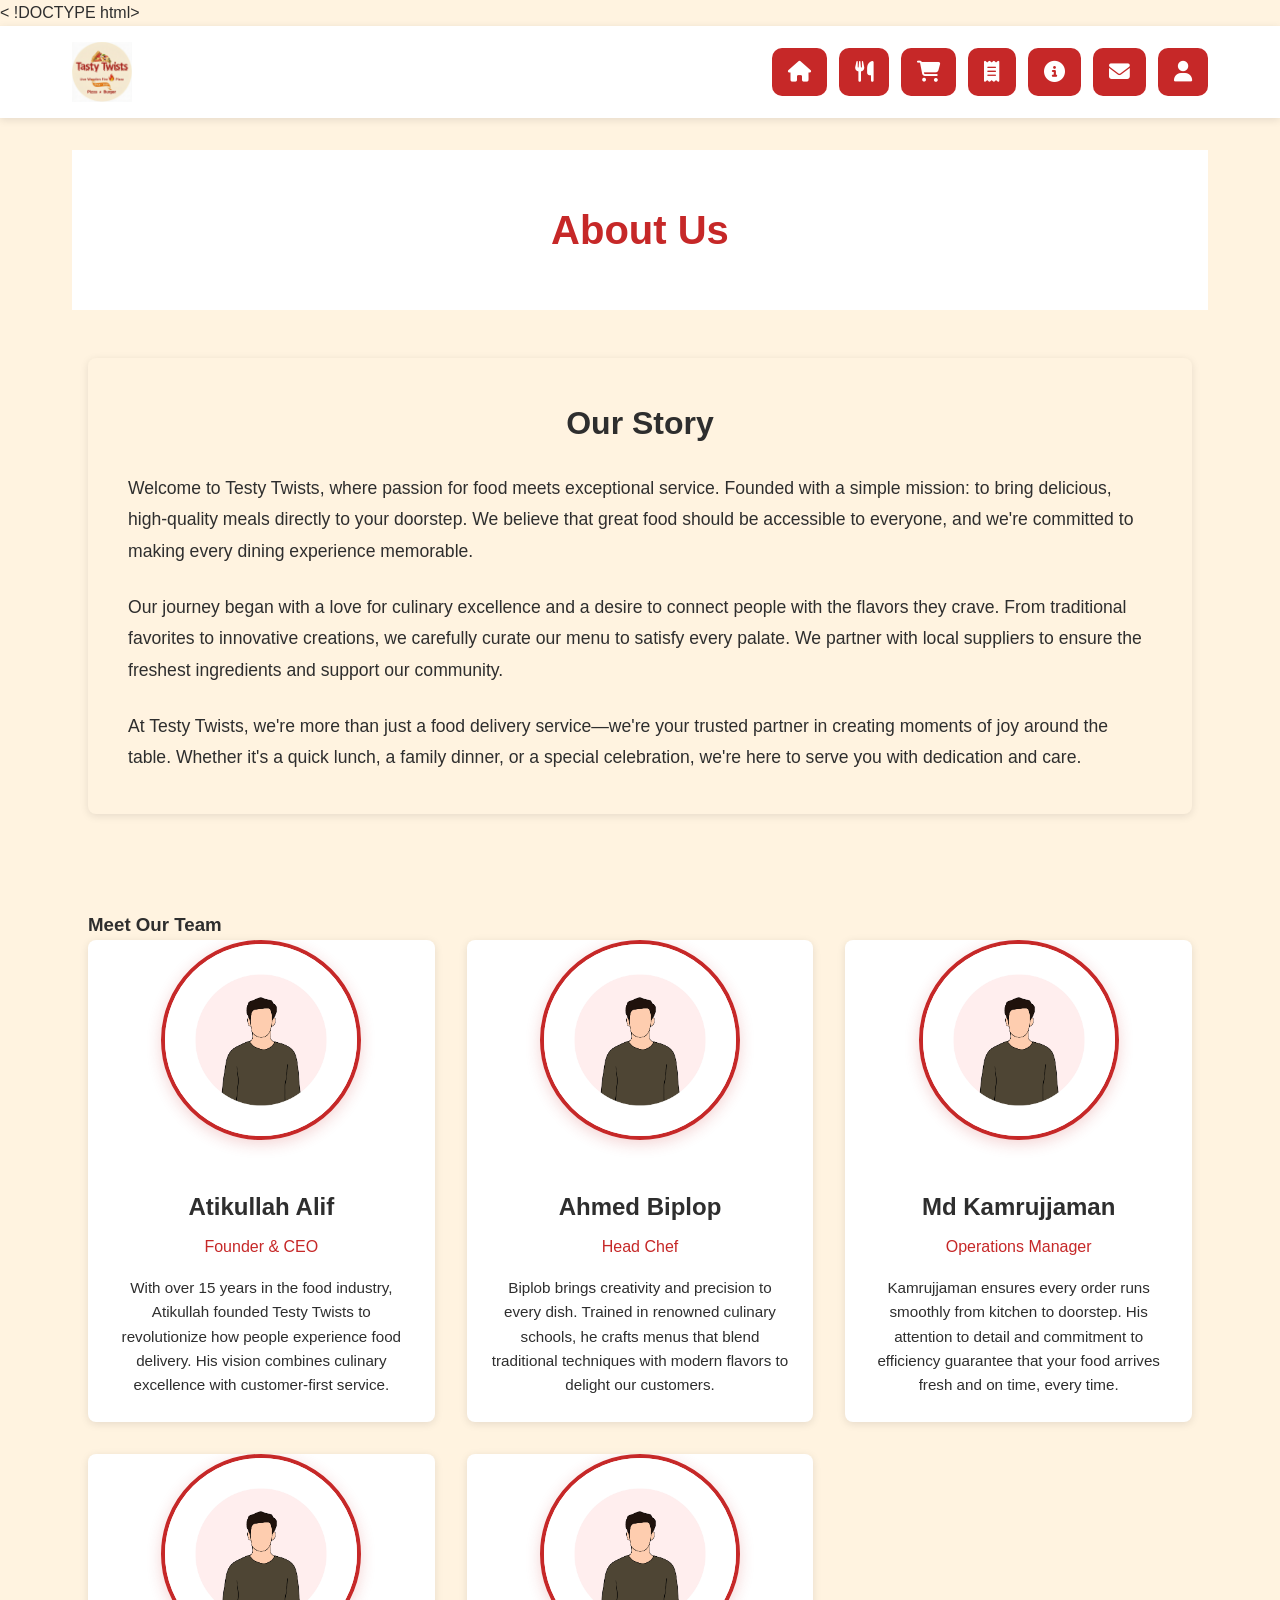
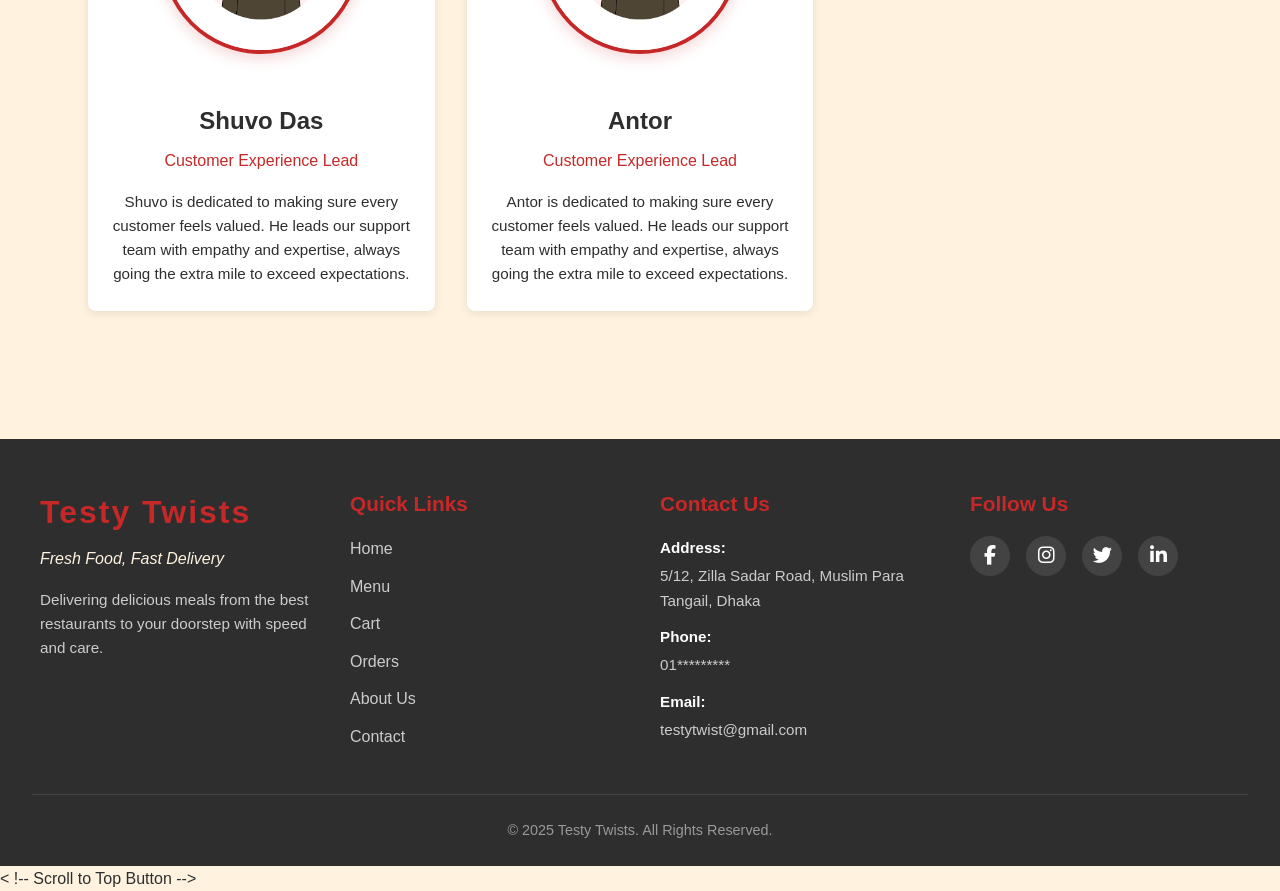
<file: Testy Twists/about us.html>
< !DOCTYPE html>
  <html lang="en">

  <head>
    <meta charset="UTF-8">
    <meta name="viewport" content="width=device-width, initial-scale=1.0">
    <title>About Us | Testy Twists</title>
    <link rel="stylesheet" href="./css/style.css">
    <link rel="stylesheet" href="https://cdnjs.cloudflare.com/ajax/libs/font-awesome/6.4.2/css/all.min.css">
  </head>

  <body>
    <div class="menu-backdrop" id="menuBackdrop"></div>
    <header>
      <div class="header-container">
        <div class="logo"><a href="index.html" class="logo-link" aria-label="Go to homepage"><img
              src="./image/logo_cream.png" alt="Testy Twists Logo" class="logo-image"></a></div><button
          class="hamburger" id="hamburger" aria-label="Toggle menu"><span></span><span></span><span></span></button>
        <nav class="main-navigation" id="mainNav">
          <ul>
            <li><a href="index.html" class="nav-button"><i class="fas fa-home"></i><span
                  class="nav-text">Home</span></a></li>
            <li><a href="menu.html" class="nav-button"><i class="fas fa-utensils"></i><span
                  class="nav-text">Menu</span></a></li>
            <li><a href="cart.html" class="nav-button"><i class="fas fa-shopping-cart"></i><span class="cart-count"
                  style="display: none;">0</span><span class="nav-text">Cart</span></a></li>
            <li><a href="summary.html" class="nav-button"><i class="fas fa-receipt"></i><span
                  class="nav-text">Orders</span></a></li>
            <li><a href="about us.html" class="nav-button"><i class="fas fa-info-circle"></i><span
                  class="nav-text">About Us</span></a></li>
            <li><a href="contact.html" class="nav-button"><i class="fas fa-envelope"></i><span
                  class="nav-text">Contact</span></a></li>
            <li><a href="login.html" class="nav-button"><i class="fas fa-user"></i><span
                  class="nav-text">Login</span></a></li>
          </ul>
        </nav>
      </div>
    </header>
    <main>
      <section class="page-title-section">
        <h2>About Us</h2>
      </section>
      <section class="about-story-section">
        <div class="about-story-container">
          <h3>Our Story</h3>
          <p>Welcome to Testy Twists,
            where passion for food meets exceptional service. Founded with a simple mission: to bring delicious,
            high-quality meals directly to your doorstep. We believe that great food should be accessible to everyone,
            and we're committed to making every dining experience memorable.
          </p>
          <p>Our journey began with a love for culinary excellence and a desire to connect people with the flavors they
            crave. From traditional favorites to innovative creations,
            we carefully curate our menu to satisfy every palate. We partner with local suppliers to ensure the freshest
            ingredients and support our community. </p>
          <p>At Testy Twists,
            we're more than just a food delivery service—we're your trusted partner in creating moments of joy around
            the table. Whether it's a quick lunch, a family dinner, or a special celebration, we're here to serve you
            with dedication and care. </p>
        </div>
      </section>
      <section class="team-section">
        <div class="team-container">
          <h3>Meet Our Team</h3>
          <div class="team-grid">
            <article class="team-member-card">
              <div class="team-member-image"><img src="./image/face.jpg" alt="Atikullah Alif"
                  onerror="this.src='data:image/svg+xml,%3Csvg xmlns=%22http://www.w3.org/2000/svg%22 width=%22280%22 height=%22280%22%3E%3Crect fill=%22%23c62828%22 width=%22280%22 height=%22280%22/%3E%3Ctext x=%2250%25%22 y=%2250%25%22 font-size=%2280%22 text-anchor=%22middle%22 dy=%22.3em%22 fill=%22white%22%3ESJ%3C/text%3E%3C/svg%3E'">
              </div>
              <div class="team-member-info">
                <h4 class="team-member-name">Atikullah Alif</h4>
                <p class="team-member-role">Founder & CEO</p>
                <p class="team-member-bio">With over 15 years in the food industry,
                  Atikullah founded Testy Twists to revolutionize how people experience food delivery. His vision
                  combines
                  culinary excellence with customer-first service. </p>
              </div>
            </article>
            <article class="team-member-card">
              <div class="team-member-image"><img src="./image/face.jpg" alt="Biplob Ahmed"
                  onerror="this.src='data:image/svg+xml,%3Csvg xmlns=%22http://www.w3.org/2000/svg%22 width=%22280%22 height=%22280%22%3E%3Crect fill=%22%23c62828%22 width=%22280%22 height=%22280%22/%3E%3Ctext x=%2250%25%22 y=%2250%25%22 font-size=%2280%22 text-anchor=%22middle%22 dy=%22.3em%22 fill=%22white%22%3EMC%3C/text%3E%3C/svg%3E'">
              </div>
              <div class="team-member-info">
                <h4 class="team-member-name">Ahmed Biplop</h4>
                <p class="team-member-role">Head Chef</p>
                <p class="team-member-bio">Biplob brings creativity and precision to every dish. Trained in renowned
                  culinary schools,
                  he crafts menus that blend traditional techniques with modern flavors to delight our customers. </p>
              </div>
            </article>
            <article class="team-member-card">
              <div class="team-member-image"><img src="./image/face.jpg" alt="Md Kamrujjaman"
                  onerror="this.src='data:image/svg+xml,%3Csvg xmlns=%22http://www.w3.org/2000/svg%22 width=%22280%22 height=%22280%22%3E%3Crect fill=%22%23c62828%22 width=%22280%22 height=%22280%22/%3E%3Ctext x=%2250%25%22 y=%2250%25%22 font-size=%2280%22 text-anchor=%22middle%22 dy=%22.3em%22 fill=%22white%22%3EER%3C/text%3E%3C/svg%3E'">
              </div>
              <div class="team-member-info">
                <h4 class="team-member-name">Md Kamrujjaman</h4>
                <p class="team-member-role">Operations Manager</p>
                <p class="team-member-bio">Kamrujjaman ensures every order runs smoothly from kitchen to doorstep. His
                  attention to detail and commitment to efficiency guarantee that your food arrives fresh and on time,
                  every time. </p>
              </div>
            </article>
            <article class="team-member-card">
              <div class="team-member-image"><img src="./image/face.jpg" alt="Shuvo Das"
                  onerror="this.src='data:image/svg+xml,%3Csvg xmlns=%22http://www.w3.org/2000/svg%22 width=%22280%22 height=%22280%22%3E%3Crect fill=%22%23c62828%22 width=%22280%22 height=%22280%22/%3E%3Ctext x=%2250%25%22 y=%2250%25%22 font-size=%2280%22 text-anchor=%22middle%22 dy=%22.3em%22 fill=%22white%22%3EDT%3C/text%3E%3C/svg%3E'">
              </div>
              <div class="team-member-info">
                <h4 class="team-member-name">Shuvo Das</h4>
                <p class="team-member-role">Customer Experience Lead</p>
                <p class="team-member-bio">Shuvo is dedicated to making sure every customer feels valued. He leads our
                  support team with empathy and expertise,
                  always going the extra mile to exceed expectations. </p>
              </div>
            </article>
            <article class="team-member-card">
              <div class="team-member-image"><img src="./image/face.jpg" alt="Antor"
                  onerror="this.src='data:image/svg+xml,%3Csvg xmlns=%22http://www.w3.org/2000/svg%22 width=%22280%22 height=%22280%22%3E%3Crect fill=%22%23c62828%22 width=%22280%22 height=%22280%22/%3E%3Ctext x=%2250%25%22 y=%2250%25%22 font-size=%2280%22 text-anchor=%22middle%22 dy=%22.3em%22 fill=%22white%22%3EDT%3C/text%3E%3C/svg%3E'">
              </div>
              <div class="team-member-info">
                <h4 class="team-member-name">Antor</h4>
                <p class="team-member-role">Customer Experience Lead</p>
                <p class="team-member-bio">Antor is dedicated to making sure every customer feels valued. He leads our
                  support team with empathy and expertise,
                  always going the extra mile to exceed expectations. </p>
              </div>
            </article>
          </div>
        </div>
      </section>
    </main>
    <footer>
      <div class="footer-container">
        <div class="footer-section footer-brand">
          <h2>Testy Twists</h2>
          <p class="footer-tagline">Fresh Food,
            Fast Delivery</p>
          <p class="footer-description">Delivering delicious meals from the best restaurants to your doorstep with speed
            and care. </p>
        </div>
        <div class="footer-section">
          <h3>Quick Links</h3>
          <ul class="footer-links">
            <li><a href="index.html">Home</a></li>
            <li><a href="menu.html">Menu</a></li>
            <li><a href="cart.html">Cart</a></li>
            <li><a href="summary.html">Orders</a></li>
            <li><a href="about us.html">About Us</a></li>
            <li><a href="contact.html">Contact</a></li>
          </ul>
        </div>
        <div class="footer-section">
          <h3>Contact Us</h3>
          <ul class="footer-contact-info">
            <li><strong>Address:</strong>5/12,
              Zilla Sadar Road,
              Muslim Para Tangail,
              Dhaka </li>
            <li><strong>Phone:</strong><a href="tel:01*********">01*********</a></li>
            <li><strong>Email:</strong><a href="mailto:testytwist@gmail.com">testytwist@gmail.com</a></li>
          </ul>
        </div>
        <div class="footer-section">
          <h3>Follow Us</h3>
          <div class="footer-social"><a href="https://facebook.com" class="social-icon" aria-label="Facebook"
              target="_blank" rel="noopener"><i class="fab fa-facebook-f"></i></a><a href="https://instagram.com"
              class="social-icon" aria-label="Instagram" target="_blank" rel="noopener"><i
                class="fab fa-instagram"></i></a><a href="https://twitter.com" class="social-icon" aria-label="Twitter"
              target="_blank" rel="noopener"><i class="fab fa-twitter"></i></a><a href="https://linkedin.com"
              class="social-icon" aria-label="LinkedIn" target="_blank" rel="noopener"><i
                class="fab fa-linkedin-in"></i></a></div>
        </div>
      </div>
      <div class="footer-bottom">
        <p class="footer-copyright">© 2025 Testy Twists. All Rights Reserved.</p>
      </div>
    </footer>
    <script>const hamburger = document.getElementById('hamburger');
      const mainNav = document.getElementById('mainNav');
      const menuBackdrop = document.getElementById('menuBackdrop');

      hamburger.addEventListener('click', function (e) {
        e.stopPropagation();
        mainNav.classList.toggle('active');
        hamburger.classList.toggle('active');
        menuBackdrop.classList.toggle('active');
      }

      );

      // Close menu when clicking on a nav link
      const navLinks = document.querySelectorAll('.nav-button');

      navLinks.forEach(link => {
        link.addEventListener('click', function () {
          mainNav.classList.remove('active');
          hamburger.classList.remove('active');
          menuBackdrop.classList.remove('active');
        }

        );
      }

      );

      // Close menu when clicking the backdrop
      menuBackdrop.addEventListener('click', function () {
        mainNav.classList.remove('active');
        hamburger.classList.remove('active');
        menuBackdrop.classList.remove('active');
      }

      );

      // Close menu when clicking outside
      document.addEventListener('click', function (e) {
        if (mainNav.classList.contains('active') && !mainNav.contains(e.target)) {
          mainNav.classList.remove('active');
          hamburger.classList.remove('active');
          menuBackdrop.classList.remove('active');
        }
      }

      );

      // Prevent menu from closing when clicking inside it
      mainNav.addEventListener('click', function (e) {
        e.stopPropagation();
      }

      );
    </script>
    < !-- Scroll to Top Button --><button class="scroll-to-top" aria-label="Scroll to top"><i
          class="fas fa-arrow-up"></i></button>
      <script src="./js/cart.js"></script>
      <script src="./js/data.js"></script>
      <script src="./js/main.js"></script>
      <script src="./js/scrollToTop.js"></script>
  </body>

  </html>
</file>
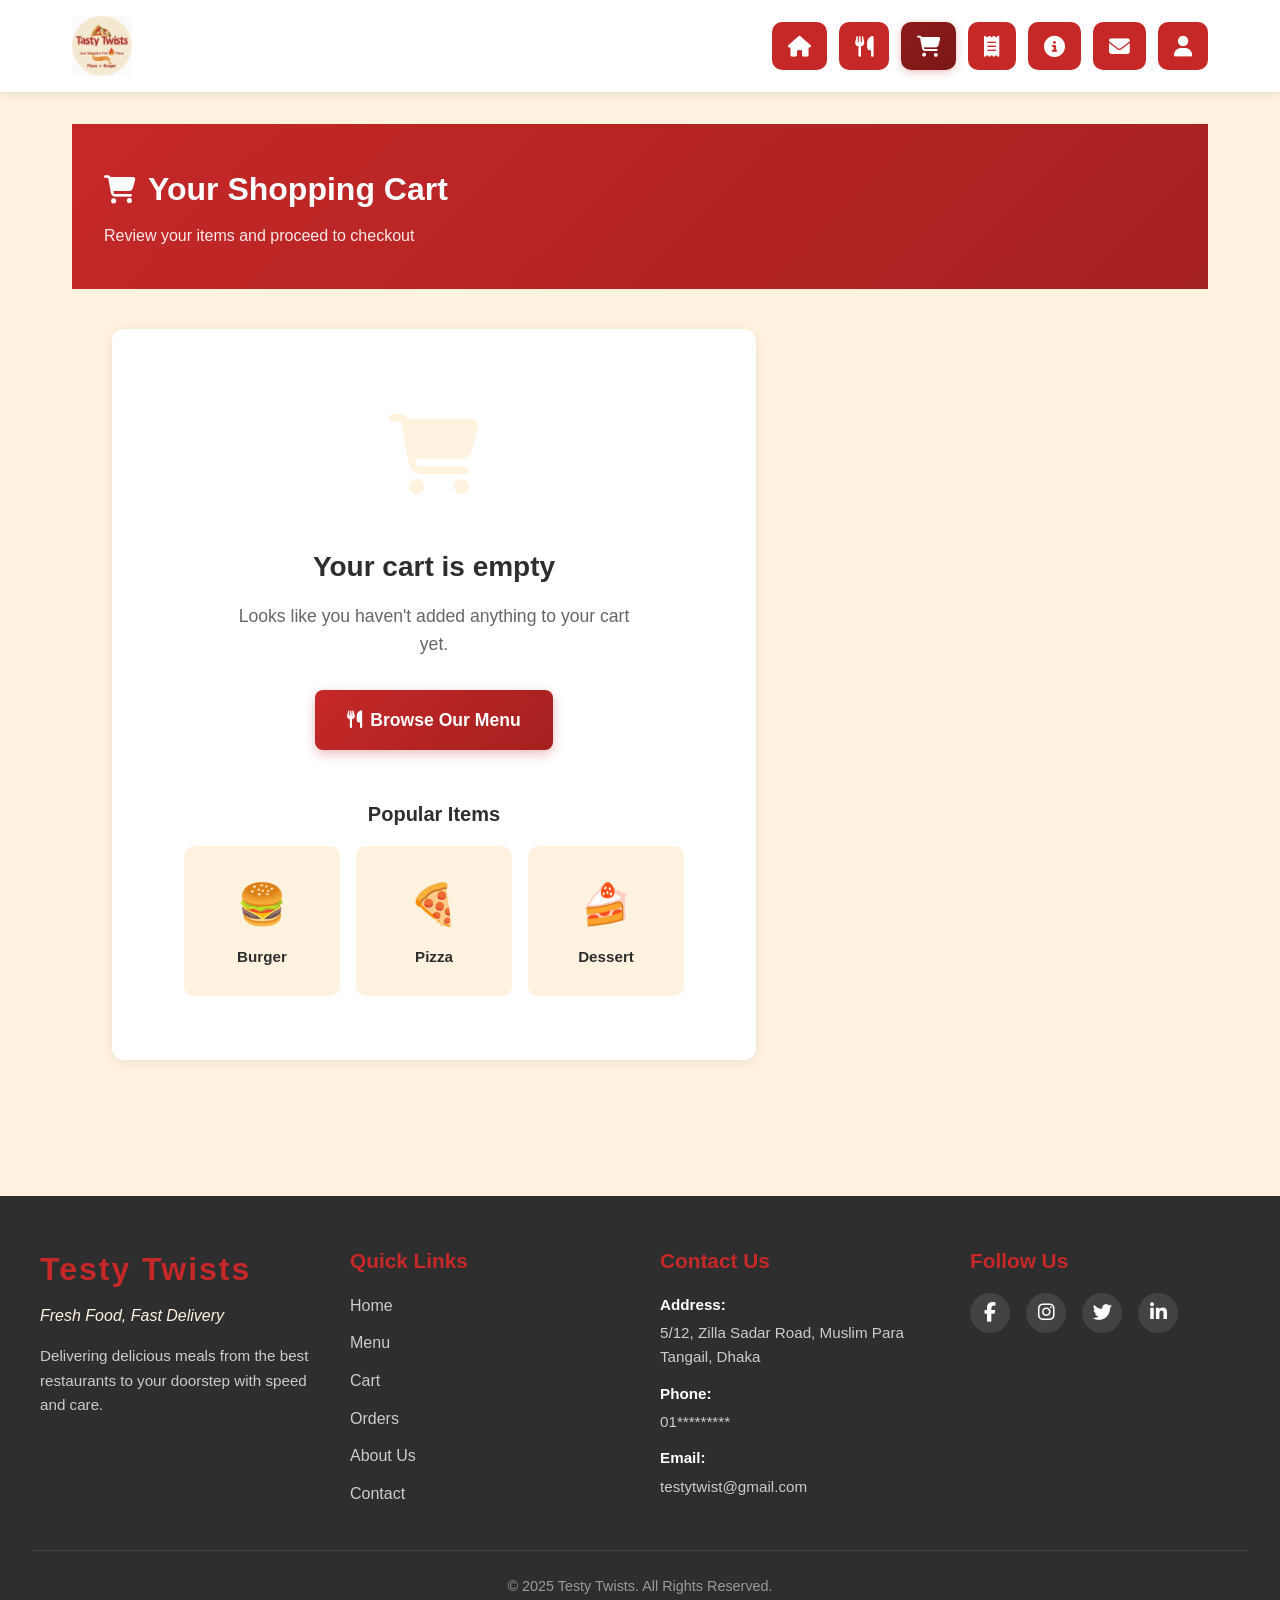
<file: Testy Twists/cart.html>
<!DOCTYPE html>
<html lang="en">

<head>
  <meta charset="UTF-8">
  <meta name="viewport" content="width=device-width, initial-scale=1.0">
  <title>Cart | Testy Twists</title>
  <link rel="stylesheet" href="./css/style.css">
  <link rel="stylesheet" href="https://cdnjs.cloudflare.com/ajax/libs/font-awesome/6.4.2/css/all.min.css">
</head>

<body>

  <div class="menu-backdrop" id="menuBackdrop"></div>

  <header>
    <div class="header-container">
      <div class="logo">
        <a href="index.html" class="logo-link" aria-label="Go to homepage">
          <img src="./image/logo_cream.png" alt="Testy Twists Logo" class="logo-image">
        </a>
      </div>
      <button class="hamburger" id="hamburger" aria-label="Toggle menu">
        <span></span>
        <span></span>
        <span></span>
      </button>
      <nav class="main-navigation" id="mainNav">
        <ul>
          <li><a href="index.html" class="nav-button"><i class="fas fa-home"></i><span class="nav-text">Home</span></a>
          </li>
          <li><a href="menu.html" class="nav-button"><i class="fas fa-utensils"></i><span
                class="nav-text">Menu</span></a></li>
          <li><a href="cart.html" class="nav-button">
              <i class="fas fa-shopping-cart"></i>
              <span class="cart-count" style="display: none;">0</span>
              <span class="nav-text">Cart</span>
            </a></li>
          <li><a href="summary.html" class="nav-button"><i class="fas fa-receipt"></i><span
                class="nav-text">Orders</span></a></li>
          <li><a href="about us.html" class="nav-button"><i class="fas fa-info-circle"></i><span class="nav-text">About
                Us</span></a></li>
          <li><a href="contact.html" class="nav-button"><i class="fas fa-envelope"></i><span
                class="nav-text">Contact</span></a></li>
          <li><a href="login.html" class="nav-button"><i class="fas fa-user"></i><span class="nav-text">Login</span></a>
          </li>
        </ul>
      </nav>
    </div>
  </header>

  <main>
    <!-- Page Header -->
    <section class="cart-page-header">
      <div class="cart-header-content">
        <div class="cart-header-text">
          <h2><i class="fas fa-shopping-cart"></i> Your Shopping Cart</h2>
          <p class="cart-subtitle">Review your items and proceed to checkout</p>
        </div>
        <button class="clear-cart-btn" id="clearCartBtn" style="display: none;">
          <i class="fas fa-trash-alt"></i> Clear Cart
        </button>
      </div>
    </section>

    <!-- Main Cart Content -->
    <div class="cart-main-wrapper">

      <!-- Cart Items Section -->
      <section class="cart-items-section">

        <!-- Cart Items Container -->
        <div class="cart-items-list" id="cartItemsContainer">
          <!-- Cart items will be dynamically inserted here by JavaScript -->
        </div>

        <!-- Empty Cart Message -->
        <div class="cart-empty-state" id="cartEmptyMessage">
          <div class="empty-cart-icon">
            <i class="fas fa-shopping-cart"></i>
          </div>
          <h3>Your cart is empty</h3>
          <p>Looks like you haven't added anything to your cart yet.</p>
          <a href="menu.html" class="browse-menu-btn">
            <i class="fas fa-utensils"></i> Browse Our Menu
          </a>

          <!-- Featured Items Preview -->
          <div class="quick-add-section">
            <h4>Popular Items</h4>
            <div class="quick-add-items">
              <div class="quick-add-card" data-quick-id="1">
                <div class="quick-add-icon">🍔</div>
                <span>Burger</span>
              </div>
              <div class="quick-add-card" data-quick-id="2">
                <div class="quick-add-icon">🍕</div>
                <span>Pizza</span>
              </div>
              <div class="quick-add-card" data-quick-id="9">
                <div class="quick-add-icon">🍰</div>
                <span>Dessert</span>
              </div>
            </div>
          </div>
        </div>

        <!-- Continue Shopping Button -->
        <div class="continue-shopping" id="continueShoppingSection" style="display: none;">
          <a href="menu.html" class="continue-shopping-link">
            <i class="fas fa-arrow-left"></i> Continue Shopping
          </a>
        </div>
      </section>

      <!-- Order Summary Sidebar -->
      <aside class="cart-summary-sidebar" id="cartSummarySidebar" style="display: none;">
        <div class="cart-summary-card">
          <h3 class="summary-title">
            <i class="fas fa-receipt"></i> Order Summary
          </h3>

          <div class="summary-details">
            <div class="summary-item">
              <span class="summary-label">Items Total</span>
              <span class="summary-value" id="itemsCount">0 items</span>
            </div>

            <div class="summary-divider"></div>

            <div class="summary-item">
              <span class="summary-label">Subtotal</span>
              <span class="summary-value" id="cartSubtotal">৳ 0</span>
            </div>

            <div class="summary-item">
              <span class="summary-label">Tax (10%)</span>
              <span class="summary-value" id="cartTax">৳ 0</span>
            </div>

            <div class="summary-item delivery-fee">
              <span class="summary-label">
                Delivery Fee
                <i class="fas fa-info-circle" title="Free delivery on orders over ৳500"></i>
              </span>
              <span class="summary-value free-delivery" id="deliveryFee">FREE</span>
            </div>

            <div class="summary-divider"></div>

            <div class="summary-item total-item">
              <span class="summary-label">Total Amount</span>
              <span class="summary-value total-value" id="cartTotal">৳ 0</span>
            </div>
          </div>

          <!-- Checkout Button -->
          <button class="checkout-btn" id="checkoutButton">
            <i class="fas fa-lock"></i> Proceed to Checkout
          </button>

          <!-- Security Badge -->
          <div class="security-badges">
            <div class="security-badge">
              <i class="fas fa-shield-alt"></i>
              <span>Secure Checkout</span>
            </div>
            <div class="security-badge">
              <i class="fas fa-truck"></i>
              <span>Fast Delivery</span>
            </div>
          </div>

          <!-- Accepted Payments -->
          <div class="accepted-payments">
            <p>We Accept:</p>
            <div class="payment-icons">
              <i class="fas fa-credit-card"></i>
              <i class="fab fa-cc-visa"></i>
              <i class="fab fa-cc-mastercard"></i>
              <i class="fas fa-money-bill-wave"></i>
            </div>
          </div>
        </div>
      </aside>
    </div>

    <!-- Trust Indicators -->
    <section class="trust-indicators" id="trustIndicators" style="display: none;">
      <div class="trust-container">
        <div class="trust-item">
          <i class="fas fa-shipping-fast"></i>
          <h4>Fast Delivery</h4>
          <p>30-45 minutes</p>
        </div>
        <div class="trust-item">
          <i class="fas fa-award"></i>
          <h4>Quality Food</h4>
          <p>Fresh ingredients</p>
        </div>
        <div class="trust-item">
          <i class="fas fa-headset"></i>
          <h4>24/7 Support</h4>
          <p>Always here to help</p>
        </div>
        <div class="trust-item">
          <i class="fas fa-undo-alt"></i>
          <h4>Easy Returns</h4>
          <p>Hassle-free refunds</p>
        </div>
      </div>
    </section>
  </main>

  <footer>
    <div class="footer-container">
      <div class="footer-section footer-brand">
        <h2>Testy Twists</h2>
        <p class="footer-tagline">Fresh Food, Fast Delivery</p>
        <p class="footer-description">
          Delivering delicious meals from the best restaurants to your doorstep with speed and care.
        </p>
      </div>

      <div class="footer-section">
        <h3>Quick Links</h3>
        <ul class="footer-links">
          <li><a href="index.html">Home</a></li>
          <li><a href="menu.html">Menu</a></li>
          <li><a href="cart.html">Cart</a></li>
          <li><a href="summary.html">Orders</a></li>
          <li><a href="about us.html">About Us</a></li>
          <li><a href="contact.html">Contact</a></li>
        </ul>
      </div>

      <div class="footer-section">
        <h3>Contact Us</h3>
        <ul class="footer-contact-info">
          <li>
            <strong>Address:</strong>
            5/12, Zilla Sadar Road, Muslim Para<br>Tangail, Dhaka
          </li>
          <li>
            <strong>Phone:</strong>
            <a href="tel:01*********">01*********</a>
          </li>
          <li>
            <strong>Email:</strong>
            <a href="mailto:testytwist@gmail.com">testytwist@gmail.com</a>
          </li>
        </ul>
      </div>

      <div class="footer-section">
        <h3>Follow Us</h3>
        <div class="footer-social">
          <a href="https://facebook.com" class="social-icon" aria-label="Facebook" target="_blank" rel="noopener">
            <i class="fab fa-facebook-f"></i>
          </a>
          <a href="https://instagram.com" class="social-icon" aria-label="Instagram" target="_blank" rel="noopener">
            <i class="fab fa-instagram"></i>
          </a>
          <a href="https://twitter.com" class="social-icon" aria-label="Twitter" target="_blank" rel="noopener">
            <i class="fab fa-twitter"></i>
          </a>
          <a href="https://linkedin.com" class="social-icon" aria-label="LinkedIn" target="_blank" rel="noopener">
            <i class="fab fa-linkedin-in"></i>
          </a>
        </div>
      </div>
    </div>

    <div class="footer-bottom">
      <p class="footer-copyright">© 2025 Testy Twists. All Rights Reserved.</p>
    </div>
  </footer>

  <script>
    const hamburger = document.getElementById('hamburger');
    const mainNav = document.getElementById('mainNav');
    const menuBackdrop = document.getElementById('menuBackdrop');

    hamburger.addEventListener('click', function (e) {
      e.stopPropagation();
      mainNav.classList.toggle('active');
      hamburger.classList.toggle('active');
      menuBackdrop.classList.toggle('active');
    });

    // Close menu when clicking on a nav link
    const navLinks = document.querySelectorAll('.nav-button');
    navLinks.forEach(link => {
      link.addEventListener('click', function () {
        mainNav.classList.remove('active');
        hamburger.classList.remove('active');
        menuBackdrop.classList.remove('active');
      });
    });

    // Close menu when clicking the backdrop
    menuBackdrop.addEventListener('click', function () {
      mainNav.classList.remove('active');
      hamburger.classList.remove('active');
      menuBackdrop.classList.remove('active');
    });

    // Close menu when clicking outside
    document.addEventListener('click', function (e) {
      if (mainNav.classList.contains('active') && !mainNav.contains(e.target)) {
        mainNav.classList.remove('active');
        hamburger.classList.remove('active');
        menuBackdrop.classList.remove('active');
      }
    });

    // Prevent menu from closing when clicking inside it
    mainNav.addEventListener('click', function (e) {
      e.stopPropagation();
    });
  </script>
  <!-- Scroll to Top Button -->
  <button class="scroll-to-top" aria-label="Scroll to top">
    <i class="fas fa-arrow-up"></i>
  </button>

  <script src="./js/cart.js"></script>
  <script src="./js/data.js"></script>
  <script src="./js/main.js"></script>
  <script src="./js/scrollToTop.js"></script>
</body>

</html>
</file>
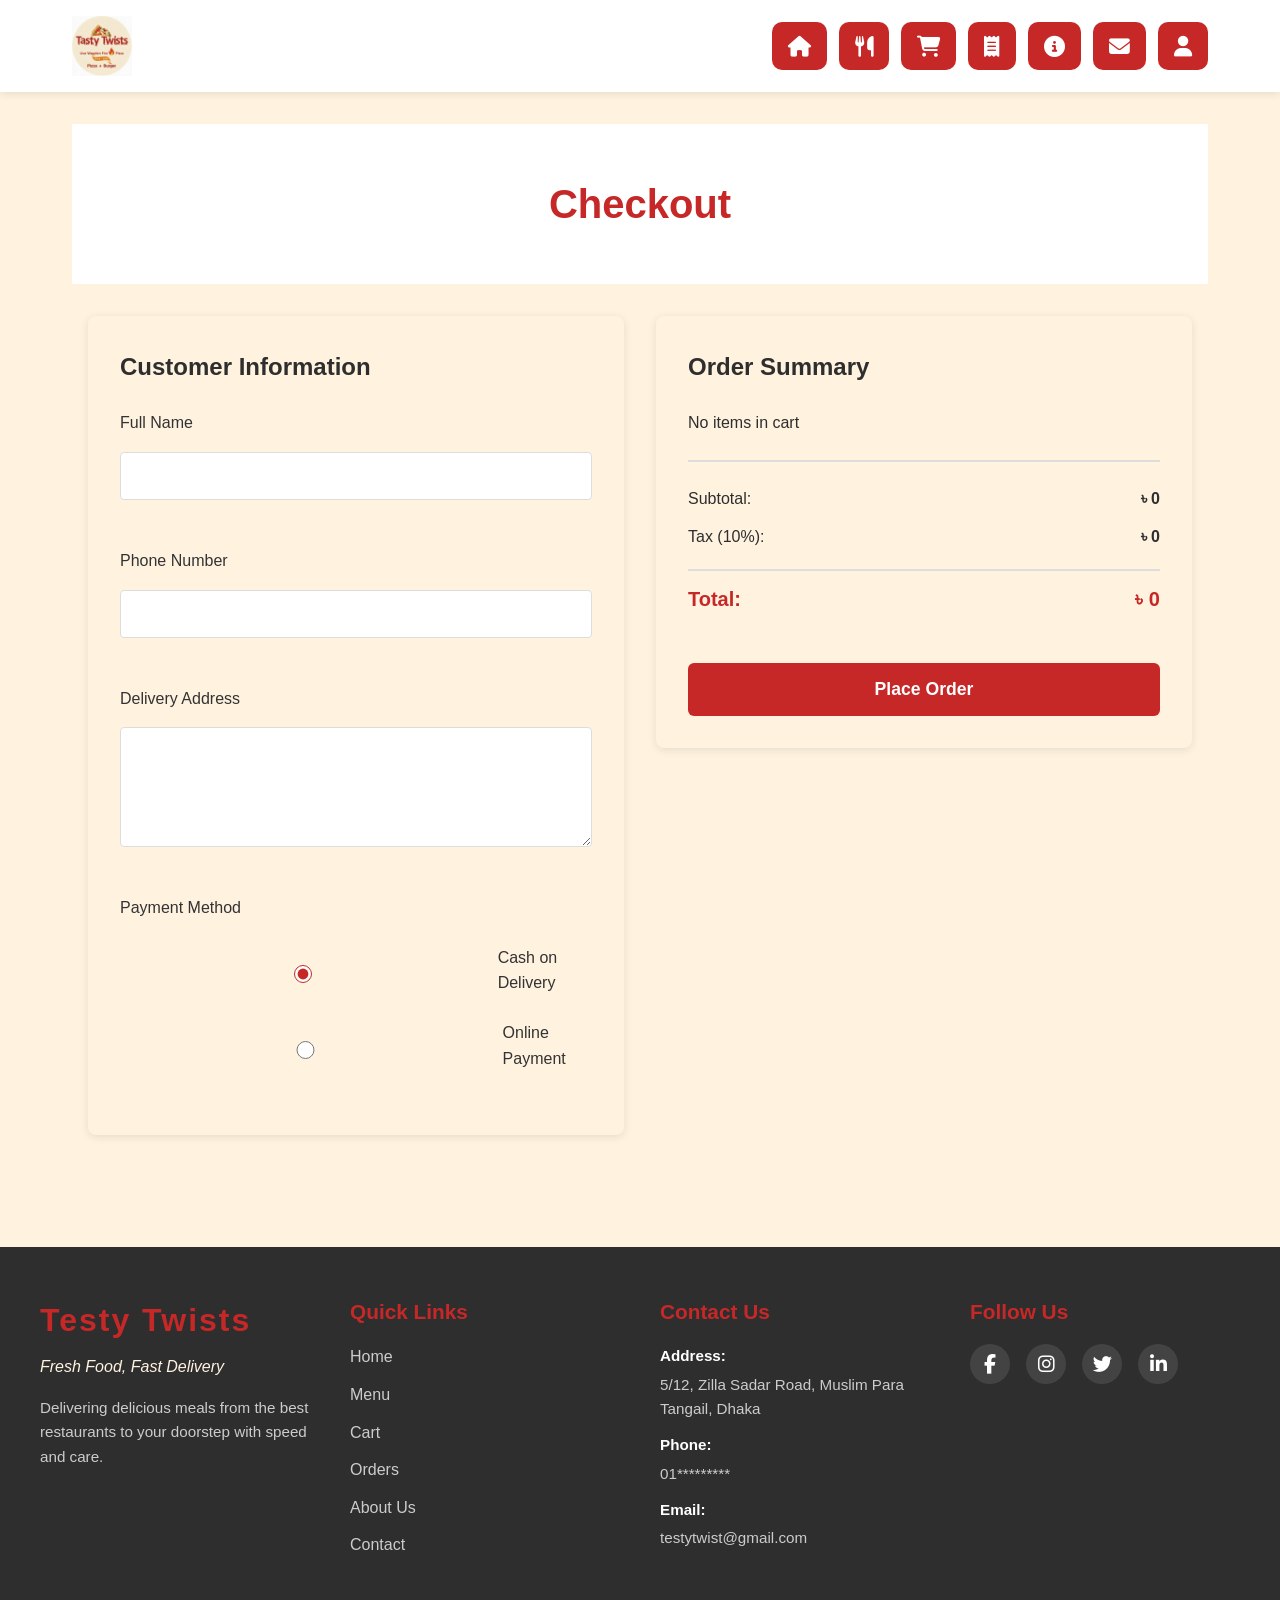
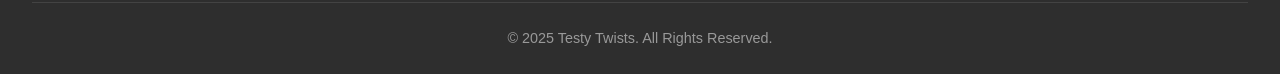
<file: Testy Twists/checkout.html>
<!DOCTYPE html>
<html lang="en">

<head>
  <meta charset="UTF-8">
  <meta name="viewport" content="width=device-width, initial-scale=1.0">
  <title>Checkout | Testy Twists</title>
  <link rel="stylesheet" href="./css/style.css">
  <link rel="stylesheet" href="https://cdnjs.cloudflare.com/ajax/libs/font-awesome/6.4.2/css/all.min.css">
</head>

<body>

  <div class="menu-backdrop" id="menuBackdrop"></div>

  <header>
    <div class="header-container">
      <div class="logo">
        <a href="index.html" class="logo-link" aria-label="Go to homepage">
          <img src="./image/logo_cream.png" alt="Testy Twists Logo" class="logo-image">
        </a>
      </div>
      <button class="hamburger" id="hamburger" aria-label="Toggle menu">
        <span></span>
        <span></span>
        <span></span>
      </button>
      <nav class="main-navigation" id="mainNav">
        <ul>
          <li><a href="index.html" class="nav-button"><i class="fas fa-home"></i><span class="nav-text">Home</span></a>
          </li>
          <li><a href="menu.html" class="nav-button"><i class="fas fa-utensils"></i><span
                class="nav-text">Menu</span></a></li>
          <li><a href="cart.html" class="nav-button">
              <i class="fas fa-shopping-cart"></i>
              <span class="cart-count" style="display: none;">0</span>
              <span class="nav-text">Cart</span>
            </a></li>
          <li><a href="summary.html" class="nav-button"><i class="fas fa-receipt"></i><span
                class="nav-text">Orders</span></a></li>
          <li><a href="about us.html" class="nav-button"><i class="fas fa-info-circle"></i><span class="nav-text">About
                Us</span></a></li>
          <li><a href="contact.html" class="nav-button"><i class="fas fa-envelope"></i><span
                class="nav-text">Contact</span></a></li>
          <li><a href="login.html" class="nav-button"><i class="fas fa-user"></i><span class="nav-text">Login</span></a>
          </li>
        </ul>
      </nav>
    </div>
  </header>

  <main>
    <section class="page-title-section">
      <h2>Checkout</h2>
    </section>

    <section class="checkout-content-section">
      <div class="checkout-form-container">
        <h3>Customer Information</h3>
        <form id="checkoutForm" class="checkout-form">
          <div class="form-group">
            <label for="fullName">Full Name</label>
            <input type="text" id="fullName" name="fullName" class="form-input" required>
          </div>

          <div class="form-group">
            <label for="phoneNumber">Phone Number</label>
            <input type="tel" id="phoneNumber" name="phoneNumber" class="form-input" required>
          </div>

          <div class="form-group">
            <label for="deliveryAddress">Delivery Address</label>
            <textarea id="deliveryAddress" name="deliveryAddress" class="form-textarea" rows="4" required></textarea>
          </div>

          <div class="form-group">
            <label class="form-label">Payment Method</label>
            <div class="payment-options">
              <div class="payment-option">
                <input type="radio" id="cashOnDelivery" name="paymentMethod" value="cash" class="payment-radio" checked>
                <label for="cashOnDelivery">Cash on Delivery</label>
              </div>
              <div class="payment-option">
                <input type="radio" id="onlinePayment" name="paymentMethod" value="online" class="payment-radio">
                <label for="onlinePayment">Online Payment</label>
              </div>
            </div>
          </div>
        </form>
      </div>

      <div class="order-summary-container">
        <h3>Order Summary</h3>
        <div class="order-items" id="orderItems" data-order-items>
          <!-- Order items will be dynamically inserted here by JavaScript -->
        </div>
        <div class="order-totals">
          <div class="order-total-row">
            <span class="total-label">Subtotal:</span>
            <span class="total-value" id="orderSubtotal" data-subtotal><strong>৳</strong> 0</span>
          </div>
          <div class="order-total-row">
            <span class="total-label">Tax (10%):</span>
            <span class="total-value" id="orderTax" data-tax><strong>৳</strong> 0</span>
          </div>
          <div class="order-total-row total-row">
            <span class="total-label">Total:</span>
            <span class="total-value" id="orderTotal" data-total><strong>৳</strong> 0</span>
          </div>
        </div>
        <button type="submit" form="checkoutForm" class="place-order-button" id="placeOrderButton">Place Order</button>
      </div>
    </section>
  </main>

  <footer>
    <div class="footer-container">
      <div class="footer-section footer-brand">
        <h2>Testy Twists</h2>
        <p class="footer-tagline">Fresh Food, Fast Delivery</p>
        <p class="footer-description">
          Delivering delicious meals from the best restaurants to your doorstep with speed and care.
        </p>
      </div>

      <div class="footer-section">
        <h3>Quick Links</h3>
        <ul class="footer-links">
          <li><a href="index.html">Home</a></li>
          <li><a href="menu.html">Menu</a></li>
          <li><a href="cart.html">Cart</a></li>
          <li><a href="summary.html">Orders</a></li>
          <li><a href="about us.html">About Us</a></li>
          <li><a href="contact.html">Contact</a></li>
        </ul>
      </div>

      <div class="footer-section">
        <h3>Contact Us</h3>
        <ul class="footer-contact-info">
          <li>
            <strong>Address:</strong>
            5/12, Zilla Sadar Road, Muslim Para<br>Tangail, Dhaka
          </li>
          <li>
            <strong>Phone:</strong>
            <a href="tel:01*********">01*********</a>
          </li>
          <li>
            <strong>Email:</strong>
            <a href="mailto:testytwist@gmail.com">testytwist@gmail.com</a>
          </li>
        </ul>
      </div>

      <div class="footer-section">
        <h3>Follow Us</h3>
        <div class="footer-social">
          <a href="https://facebook.com" class="social-icon" aria-label="Facebook" target="_blank" rel="noopener">
            <i class="fab fa-facebook-f"></i>
          </a>
          <a href="https://instagram.com" class="social-icon" aria-label="Instagram" target="_blank" rel="noopener">
            <i class="fab fa-instagram"></i>
          </a>
          <a href="https://twitter.com" class="social-icon" aria-label="Twitter" target="_blank" rel="noopener">
            <i class="fab fa-twitter"></i>
          </a>
          <a href="https://linkedin.com" class="social-icon" aria-label="LinkedIn" target="_blank" rel="noopener">
            <i class="fab fa-linkedin-in"></i>
          </a>
        </div>
      </div>
    </div>

    <div class="footer-bottom">
      <p class="footer-copyright">© 2025 Testy Twists. All Rights Reserved.</p>
    </div>
  </footer>

  <script>
    const hamburger = document.getElementById('hamburger');
    const mainNav = document.getElementById('mainNav');
    const menuBackdrop = document.getElementById('menuBackdrop');

    hamburger.addEventListener('click', function (e) {
      e.stopPropagation();
      mainNav.classList.toggle('active');
      hamburger.classList.toggle('active');
      menuBackdrop.classList.toggle('active');
    });

    // Close menu when clicking on a nav link
    const navLinks = document.querySelectorAll('.nav-button');
    navLinks.forEach(link => {
      link.addEventListener('click', function () {
        mainNav.classList.remove('active');
        hamburger.classList.remove('active');
        menuBackdrop.classList.remove('active');
      });
    });

    // Close menu when clicking the backdrop
    menuBackdrop.addEventListener('click', function () {
      mainNav.classList.remove('active');
      hamburger.classList.remove('active');
      menuBackdrop.classList.remove('active');
    });

    // Close menu when clicking outside
    document.addEventListener('click', function (e) {
      if (mainNav.classList.contains('active') && !mainNav.contains(e.target)) {
        mainNav.classList.remove('active');
        hamburger.classList.remove('active');
        menuBackdrop.classList.remove('active');
      }
    });

    // Prevent menu from closing when clicking inside it
    mainNav.addEventListener('click', function (e) {
      e.stopPropagation();
    });
  </script>
  <!-- Scroll to Top Button -->
  <button class="scroll-to-top" aria-label="Scroll to top">
    <i class="fas fa-arrow-up"></i>
  </button>

  <script src="./js/cart.js"></script>
  <script src="./js/data.js"></script>
  <script src="./js/main.js"></script>
  <script src="./js/scrollToTop.js"></script>
</body>

</html>
</file>
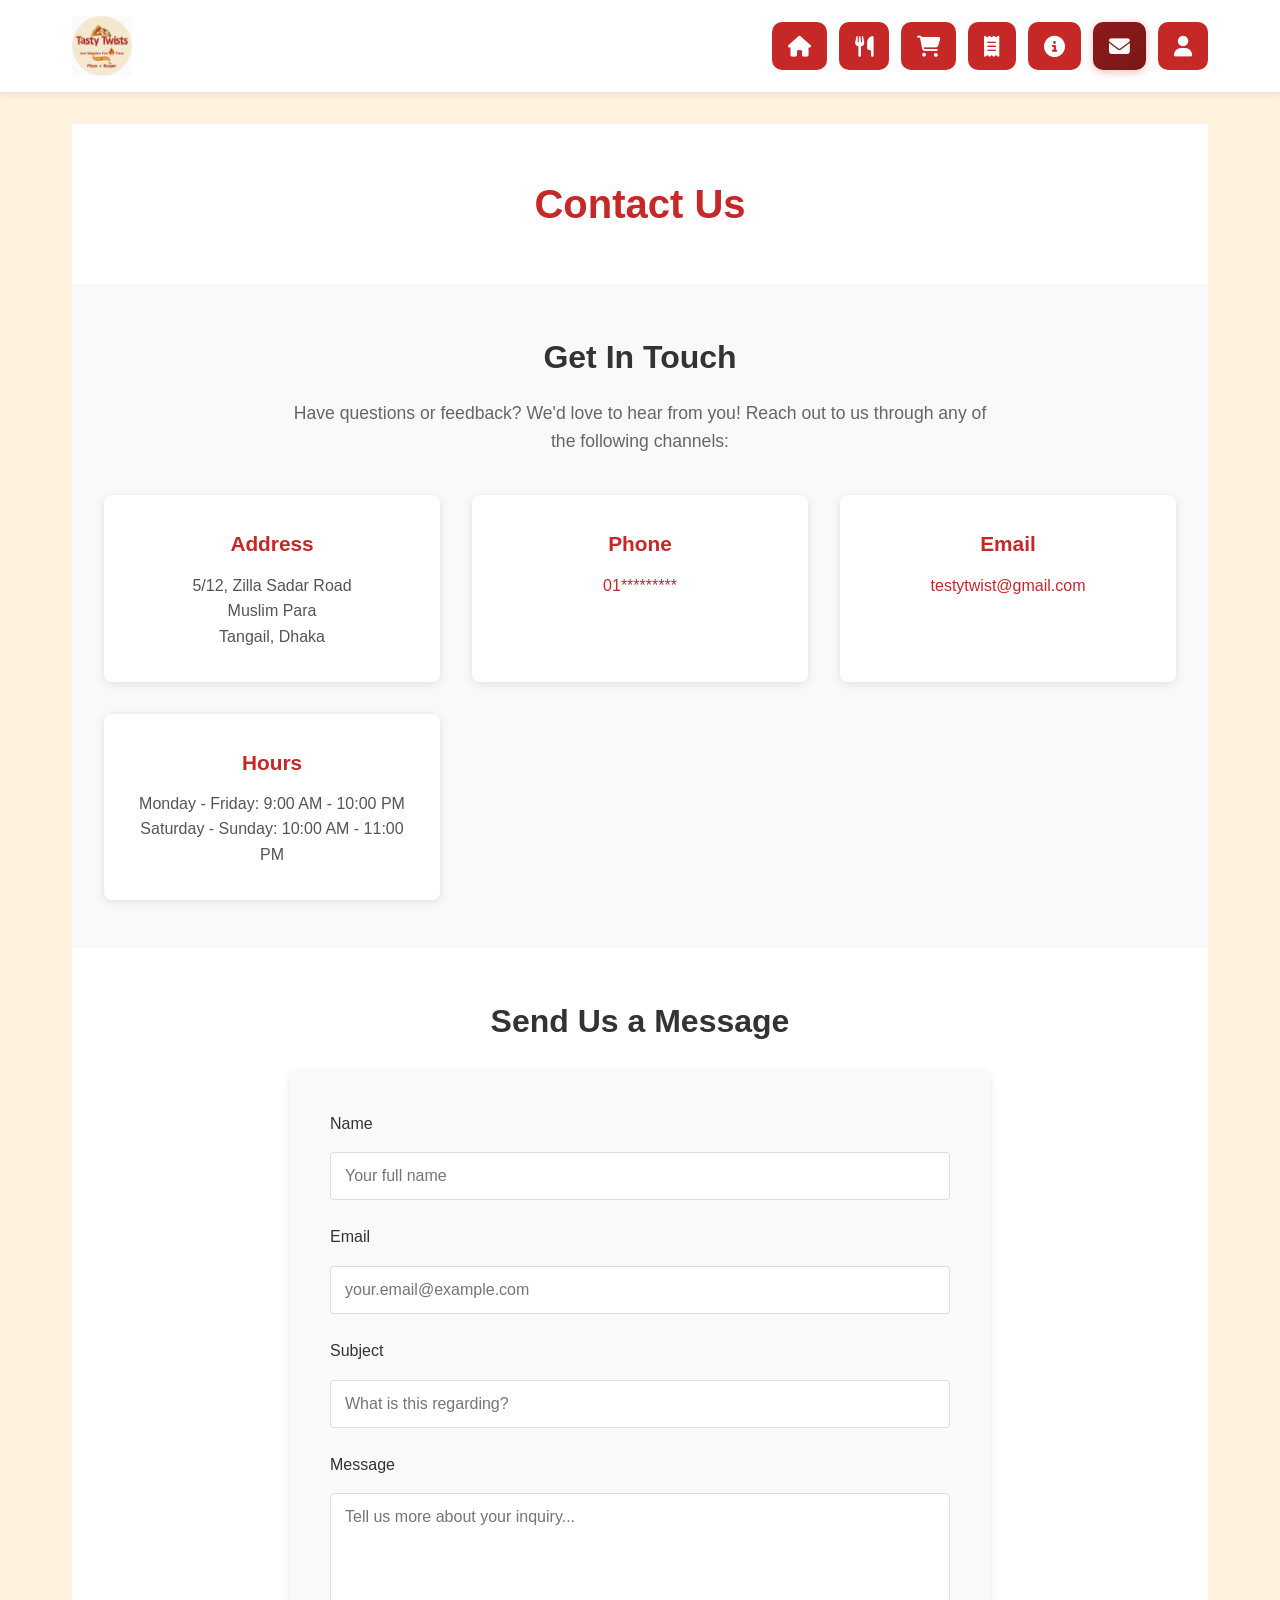
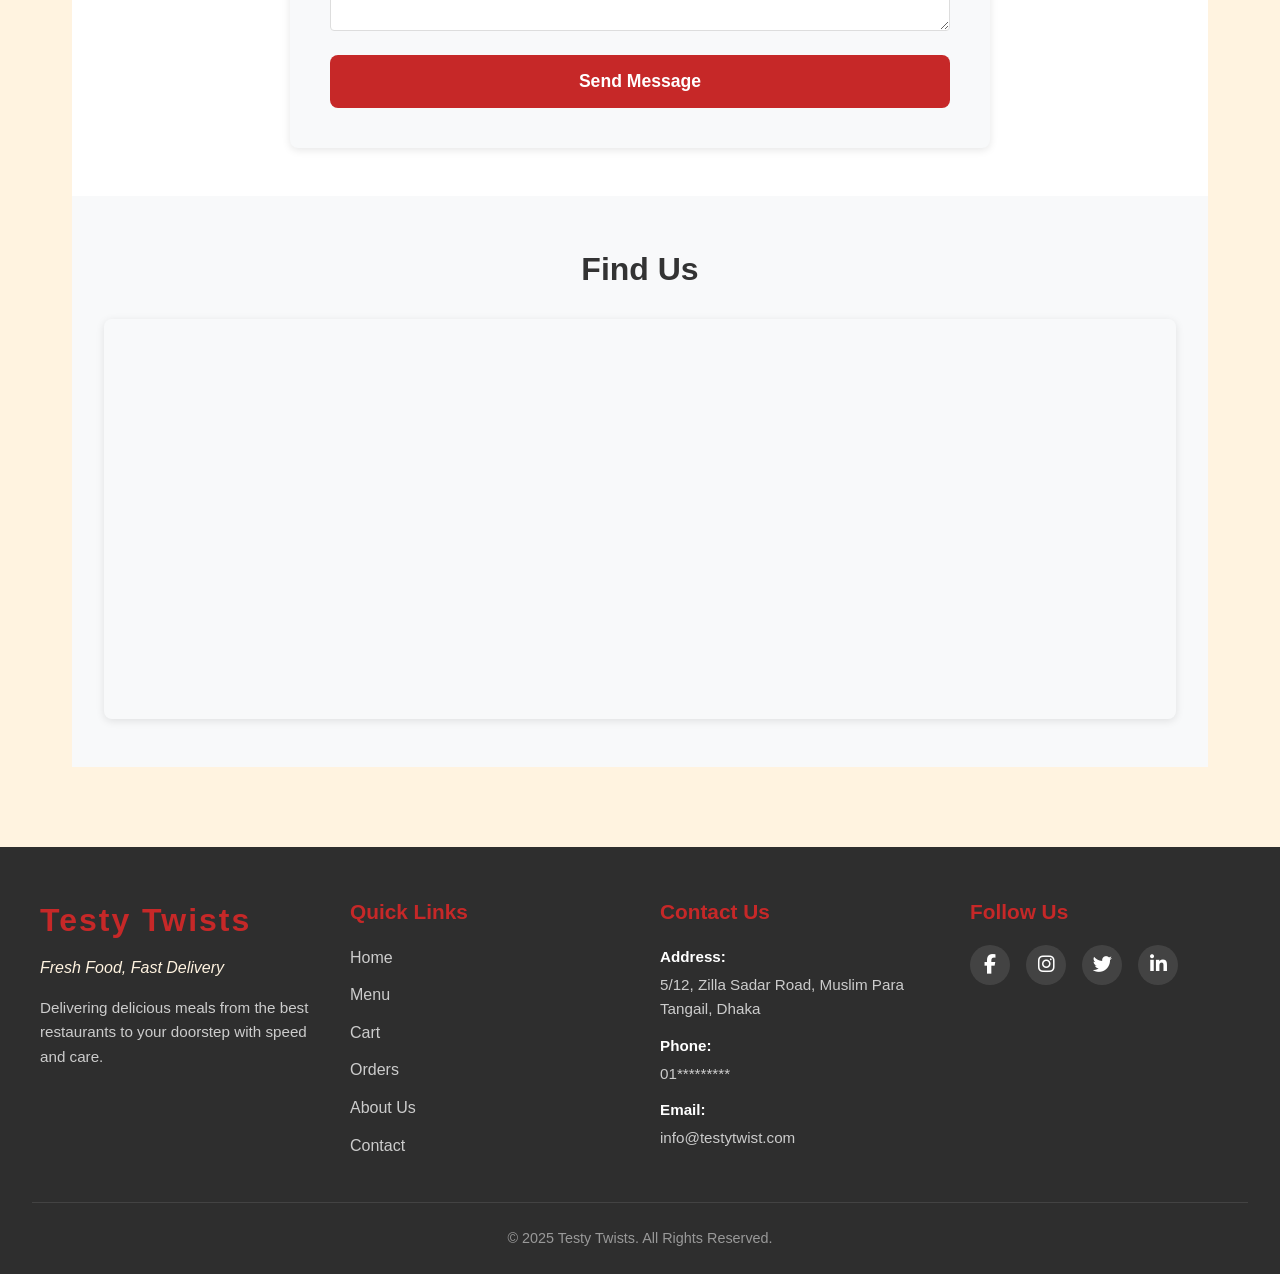
<file: Testy Twists/contact.html>
<!DOCTYPE html>
<html lang="en">

<head>
  <meta charset="UTF-8">
  <meta name="viewport" content="width=device-width, initial-scale=1.0">
  <title>Contact Us | Testy Twists</title>
  <link rel="stylesheet" href="./css/style.css">
  <link rel="stylesheet" href="https://cdnjs.cloudflare.com/ajax/libs/font-awesome/6.4.2/css/all.min.css">
</head>

<body>
  <div class="menu-backdrop" id="menuBackdrop"></div>

  <header>
    <div class="header-container">
      <div class="logo">
        <a href="index.html" class="logo-link" aria-label="Go to homepage">
          <img src="./image/logo_cream.png" alt="Testy Twists Logo" class="logo-image">
        </a>
      </div>
      <button class="hamburger" id="hamburger" aria-label="Toggle menu">
        <span></span>
        <span></span>
        <span></span>
      </button>
      <nav class="main-navigation" id="mainNav">
        <ul>
          <li><a href="index.html" class="nav-button"><i class="fas fa-home"></i><span class="nav-text">Home</span></a>
          </li>
          <li><a href="menu.html" class="nav-button"><i class="fas fa-utensils"></i><span
                class="nav-text">Menu</span></a></li>
          <li><a href="cart.html" class="nav-button">
              <i class="fas fa-shopping-cart"></i>
              <span class="cart-count" style="display: none;">0</span>
              <span class="nav-text">Cart</span>
            </a></li>
          <li><a href="summary.html" class="nav-button"><i class="fas fa-receipt"></i><span
                class="nav-text">Orders</span></a></li>
          <li><a href="about us.html" class="nav-button"><i class="fas fa-info-circle"></i><span class="nav-text">About
                Us</span></a></li>
          <li><a href="contact.html" class="nav-button"><i class="fas fa-envelope"></i><span
                class="nav-text">Contact</span></a></li>
          <li><a href="login.html" class="nav-button"><i class="fas fa-user"></i><span class="nav-text">Login</span></a>
          </li>
        </ul>
      </nav>
    </div>
  </header>

  <main>
    <section class="page-title-section">
      <h2>Contact Us</h2>
    </section>

    <section class="contact-info-section">
      <div class="contact-info-container">
        <h3>Get In Touch</h3>
        <p>Have questions or feedback? We'd love to hear from you! Reach out to us through any of the following
          channels:</p>

        <div class="contact-details">
          <article class="contact-detail-item">
            <h4>Address</h4>
            <p>5/12, Zilla Sadar Road<br>Muslim Para<br>Tangail, Dhaka</p>
          </article>

          <article class="contact-detail-item">
            <h4>Phone</h4>
            <p><a href="tel:+15551234567">01*********</a></p>
          </article>

          <article class="contact-detail-item">
            <h4>Email</h4>
            <p><a href="mailto:testytwist@gmail.com">testytwist@gmail.com</a></p>
          </article>

          <article class="contact-detail-item">
            <h4>Hours</h4>
            <p>Monday - Friday: 9:00 AM - 10:00 PM<br>Saturday - Sunday: 10:00 AM - 11:00 PM</p>
          </article>
        </div>
      </div>
    </section>

    <section class="contact-form-section">
      <div class="contact-form-container">
        <h3>Send Us a Message</h3>
        <form class="contact-form" id="contactForm">
          <div class="form-group">
            <label for="name">Name</label>
            <input type="text" id="name" name="name" required placeholder="Your full name">
          </div>

          <div class="form-group">
            <label for="email">Email</label>
            <input type="email" id="email" name="email" required placeholder="your.email@example.com">
          </div>

          <div class="form-group">
            <label for="subject">Subject</label>
            <input type="text" id="subject" name="subject" required placeholder="What is this regarding?">
          </div>

          <div class="form-group">
            <label for="message">Message</label>
            <textarea id="message" name="message" rows="6" required
              placeholder="Tell us more about your inquiry..."></textarea>
          </div>

          <button type="submit" class="submit-button">Send Message</button>
        </form>
      </div>
    </section>

    <section class="map-section">
      <div class="map-container">
        <h3>Find Us</h3>
        <div class="map-wrapper">
          <iframe
            src="https://www.google.com/maps/embed?pb=!1m18!1m12!1m3!1d3022.1841!2d-73.9857!3d40.7484!2m3!1f0!2f0!3f0!3m2!1i1024!2i768!4f13.1!3m3!1m2!1s0x0%3A0x0!2zNDDCsDQ0JzU0LjIiTiA3M8KwNTknMDguNSJX!5e0!3m2!1sen!2sus!4v1234567890"
            width="100%" height="400" style="border:0;" allowfullscreen="" loading="lazy"
            referrerpolicy="no-referrer-when-downgrade" title="Testy Twists Location Map">
          </iframe>
        </div>
      </div>
    </section>
  </main>

  <footer>
    <div class="footer-container">
      <div class="footer-section footer-brand">
        <h2>Testy Twists</h2>
        <p class="footer-tagline">Fresh Food, Fast Delivery</p>
        <p class="footer-description">
          Delivering delicious meals from the best restaurants to your doorstep with speed and care.
        </p>
      </div>

      <div class="footer-section">
        <h3>Quick Links</h3>
        <ul class="footer-links">
          <li><a href="index.html">Home</a></li>
          <li><a href="menu.html">Menu</a></li>
          <li><a href="cart.html">Cart</a></li>
          <li><a href="summary.html">Orders</a></li>
          <li><a href="about us.html">About Us</a></li>
          <li><a href="contact.html">Contact</a></li>
        </ul>
      </div>

      <div class="footer-section">
        <h3>Contact Us</h3>
        <ul class="footer-contact-info">
          <li>
            <strong>Address:</strong>
            5/12, Zilla Sadar Road, Muslim Para<br>Tangail, Dhaka
          </li>
          <li>
            <strong>Phone:</strong>
            <a href="tel:01*********">01*********</a>
          </li>
          <li>
            <strong>Email:</strong>
            <a href="mailto:testytwist@gmail.com">info@testytwist.com</a>
          </li>
        </ul>
      </div>

      <div class="footer-section">
        <h3>Follow Us</h3>
        <div class="footer-social">
          <a href="https://facebook.com" class="social-icon" aria-label="Facebook" target="_blank" rel="noopener">
            <i class="fab fa-facebook-f"></i>
          </a>
          <a href="https://instagram.com" class="social-icon" aria-label="Instagram" target="_blank" rel="noopener">
            <i class="fab fa-instagram"></i>
          </a>
          <a href="https://twitter.com" class="social-icon" aria-label="Twitter" target="_blank" rel="noopener">
            <i class="fab fa-twitter"></i>
          </a>
          <a href="https://linkedin.com" class="social-icon" aria-label="LinkedIn" target="_blank" rel="noopener">
            <i class="fab fa-linkedin-in"></i>
          </a>
        </div>
      </div>
    </div>

    <div class="footer-bottom">
      <p class="footer-copyright">© 2025 Testy Twists. All Rights Reserved.</p>
    </div>
  </footer>

  <script>
    const hamburger = document.getElementById('hamburger');
    const mainNav = document.getElementById('mainNav');
    const menuBackdrop = document.getElementById('menuBackdrop');

    hamburger.addEventListener('click', function (e) {
      e.stopPropagation();
      mainNav.classList.toggle('active');
      hamburger.classList.toggle('active');
      menuBackdrop.classList.toggle('active');
    });

    // Close menu when clicking on a nav link
    const navLinks = document.querySelectorAll('.nav-button');
    navLinks.forEach(link => {
      link.addEventListener('click', function () {
        mainNav.classList.remove('active');
        hamburger.classList.remove('active');
        menuBackdrop.classList.remove('active');
      });
    });

    // Close menu when clicking the backdrop
    menuBackdrop.addEventListener('click', function () {
      mainNav.classList.remove('active');
      hamburger.classList.remove('active');
      menuBackdrop.classList.remove('active');
    });

    // Close menu when clicking outside
    document.addEventListener('click', function (e) {
      if (mainNav.classList.contains('active') && !mainNav.contains(e.target)) {
        mainNav.classList.remove('active');
        hamburger.classList.remove('active');
        menuBackdrop.classList.remove('active');
      }
    });

    // Prevent menu from closing when clicking inside it
    mainNav.addEventListener('click', function (e) {
      e.stopPropagation();
    });
  </script>

  <!-- Scroll to Top Button -->
  <button class="scroll-to-top" aria-label="Scroll to top">
    <i class="fas fa-arrow-up"></i>
  </button>

  <script src="./js/cart.js"></script>
  <script src="./js/data.js"></script>
  <script src="./js/main.js"></script>
  <script src="./js/scrollToTop.js"></script>

</body>

</html>
</file>
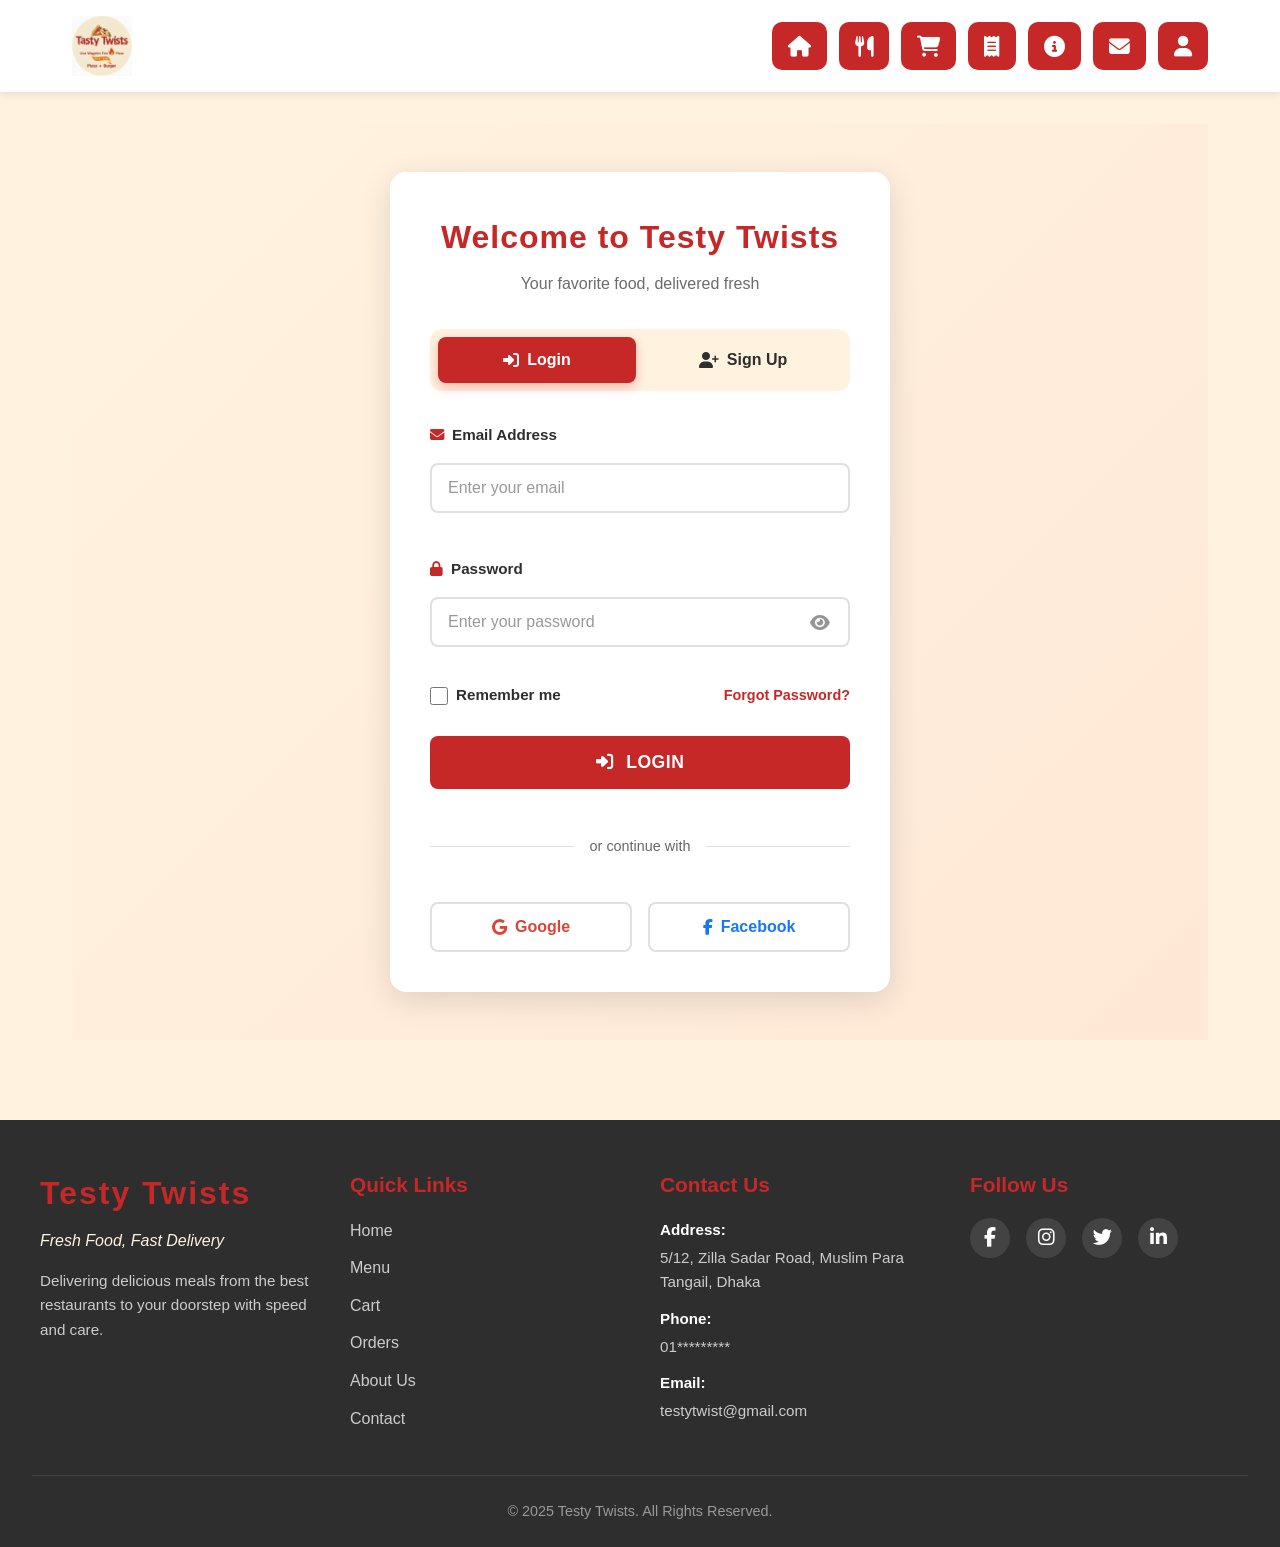
<file: Testy Twists/login.html>
<!DOCTYPE html>
<html lang="en">

<head>
  <meta charset="UTF-8">
  <title>Testy Twists | Login / Sign Up</title>
  <meta name="viewport" content="width=device-width, initial-scale=1.0">
  <link rel="stylesheet" href="./css/style.css">
  <link rel="stylesheet" href="https://cdnjs.cloudflare.com/ajax/libs/font-awesome/6.4.2/css/all.min.css">
</head>

<body>

  <div class="menu-backdrop" id="menuBackdrop"></div>

  <header>
    <div class="header-container">
      <div class="logo">
        <a href="index.html" class="logo-link" aria-label="Go to homepage">
          <img src="./image/logo_cream.png" alt="Testy Twists Logo" class="logo-image">
        </a>
      </div>
      <button class="hamburger" id="hamburger" aria-label="Toggle menu">
        <span></span>
        <span></span>
        <span></span>
      </button>
      <nav class="main-navigation" id="mainNav">
        <ul>
          <li><a href="index.html" class="nav-button"><i class="fas fa-home"></i><span class="nav-text">Home</span></a>
          </li>
          <li><a href="menu.html" class="nav-button"><i class="fas fa-utensils"></i><span
                class="nav-text">Menu</span></a></li>
          <li><a href="cart.html" class="nav-button">
              <i class="fas fa-shopping-cart"></i>
              <span class="cart-count" style="display: none;">0</span>
              <span class="nav-text">Cart</span>
            </a></li>
          <li><a href="summary.html" class="nav-button"><i class="fas fa-receipt"></i><span
                class="nav-text">Orders</span></a></li>
          <li><a href="about us.html" class="nav-button"><i class="fas fa-info-circle"></i><span class="nav-text">About
                Us</span></a></li>
          <li><a href="contact.html" class="nav-button"><i class="fas fa-envelope"></i><span
                class="nav-text">Contact</span></a></li>
          <li><a href="login.html" class="nav-button"><i class="fas fa-user"></i><span class="nav-text">Login</span></a>
          </li>
        </ul>
      </nav>
    </div>
  </header>

  <script>
    const hamburger = document.getElementById('hamburger');
    const mainNav = document.getElementById('mainNav');
    const menuBackdrop = document.getElementById('menuBackdrop');

    hamburger.addEventListener('click', function (e) {
      e.stopPropagation();
      mainNav.classList.toggle('active');
      hamburger.classList.toggle('active');
      menuBackdrop.classList.toggle('active');
    });

    // Close menu when clicking on a nav link
    const navLinks = document.querySelectorAll('.nav-button');
    navLinks.forEach(link => {
      link.addEventListener('click', function () {
        mainNav.classList.remove('active');
        hamburger.classList.remove('active');
        menuBackdrop.classList.remove('active');
      });
    });

    // Close menu when clicking the backdrop
    menuBackdrop.addEventListener('click', function () {
      mainNav.classList.remove('active');
      hamburger.classList.remove('active');
      menuBackdrop.classList.remove('active');
    });

    // Close menu when clicking outside
    document.addEventListener('click', function (e) {
      if (mainNav.classList.contains('active') && !mainNav.contains(e.target)) {
        mainNav.classList.remove('active');
        hamburger.classList.remove('active');
        menuBackdrop.classList.remove('active');
      }
    });

    // Prevent menu from closing when clicking inside it
    mainNav.addEventListener('click', function (e) {
      e.stopPropagation();
    });
  </script>

  <main>
    <section class="auth-section">
      <div class="auth-container">
        <div class="auth-card">
          <div class="auth-header">
            <h1>Welcome to Testy Twists</h1>
            <p class="auth-subtitle">Your favorite food, delivered fresh</p>
          </div>

          <!-- Toggle Buttons -->
          <div class="auth-toggle">
            <button class="auth-toggle-btn active" id="loginToggle">
              <i class="fas fa-sign-in-alt"></i> Login
            </button>
            <button class="auth-toggle-btn" id="signupToggle">
              <i class="fas fa-user-plus"></i> Sign Up
            </button>
          </div>

          <!-- Login Form -->
          <form class="auth-form" id="loginForm">
            <div class="form-group">
              <label for="loginEmail">
                <i class="fas fa-envelope"></i> Email Address
              </label>
              <input type="email" id="loginEmail" name="email" placeholder="Enter your email" required
                autocomplete="email">
              <span class="error-message" id="loginEmailError"></span>
            </div>

            <div class="form-group">
              <label for="loginPassword">
                <i class="fas fa-lock"></i> Password
              </label>
              <div class="password-input-wrapper">
                <input type="password" id="loginPassword" name="password" placeholder="Enter your password" required
                  autocomplete="current-password">
                <button type="button" class="toggle-password" data-target="loginPassword">
                  <i class="fas fa-eye"></i>
                </button>
              </div>
              <span class="error-message" id="loginPasswordError"></span>
            </div>

            <div class="form-options">
              <label class="remember-me">
                <input type="checkbox" id="rememberMe" name="rememberMe">
                <span>Remember me</span>
              </label>
              <a href="#" class="forgot-password">Forgot Password?</a>
            </div>

            <button type="submit" class="auth-submit-btn">
              <i class="fas fa-sign-in-alt"></i> Login
            </button>

            <div class="auth-divider">
              <span>or continue with</span>
            </div>

            <div class="social-login">
              <button type="button" class="social-btn google-btn">
                <i class="fab fa-google"></i> Google
              </button>
              <button type="button" class="social-btn facebook-btn">
                <i class="fab fa-facebook-f"></i> Facebook
              </button>
            </div>
          </form>

          <!-- Sign Up Form -->
          <form class="auth-form hidden" id="signupForm">
            <div class="form-group">
              <label for="signupName">
                <i class="fas fa-user"></i> Full Name
              </label>
              <input type="text" id="signupName" name="name" placeholder="Enter your full name" required
                autocomplete="name">
              <span class="error-message" id="signupNameError"></span>
            </div>

            <div class="form-group">
              <label for="signupEmail">
                <i class="fas fa-envelope"></i> Email Address
              </label>
              <input type="email" id="signupEmail" name="email" placeholder="Enter your email" required
                autocomplete="email">
              <span class="error-message" id="signupEmailError"></span>
            </div>

            <div class="form-group">
              <label for="signupPhone">
                <i class="fas fa-phone"></i> Phone Number
              </label>
              <input type="tel" id="signupPhone" name="phone" placeholder="Enter your phone number" required
                autocomplete="tel">
              <span class="error-message" id="signupPhoneError"></span>
            </div>

            <div class="form-group">
              <label for="signupPassword">
                <i class="fas fa-lock"></i> Password
              </label>
              <div class="password-input-wrapper">
                <input type="password" id="signupPassword" name="password" placeholder="Create a password" required
                  autocomplete="new-password">
                <button type="button" class="toggle-password" data-target="signupPassword">
                  <i class="fas fa-eye"></i>
                </button>
              </div>
              <span class="error-message" id="signupPasswordError"></span>
              <span class="password-strength" id="passwordStrength"></span>
            </div>

            <div class="form-group">
              <label for="signupConfirmPassword">
                <i class="fas fa-lock"></i> Confirm Password
              </label>
              <div class="password-input-wrapper">
                <input type="password" id="signupConfirmPassword" name="confirmPassword"
                  placeholder="Confirm your password" required autocomplete="new-password">
                <button type="button" class="toggle-password" data-target="signupConfirmPassword">
                  <i class="fas fa-eye"></i>
                </button>
              </div>
              <span class="error-message" id="signupConfirmPasswordError"></span>
            </div>

            <div class="form-options">
              <label class="remember-me">
                <input type="checkbox" id="agreeTerms" name="agreeTerms" required>
                <span>I agree to the <a href="#" class="terms-link">Terms & Conditions</a></span>
              </label>
            </div>

            <button type="submit" class="auth-submit-btn">
              <i class="fas fa-user-plus"></i> Create Account
            </button>

            <div class="auth-divider">
              <span>or sign up with</span>
            </div>

            <div class="social-login">
              <button type="button" class="social-btn google-btn">
                <i class="fab fa-google"></i> Google
              </button>
              <button type="button" class="social-btn facebook-btn">
                <i class="fab fa-facebook-f"></i> Facebook
              </button>
            </div>
          </form>

          <!-- Success Message -->
          <div class="auth-success hidden" id="authSuccess">
            <div class="success-icon">
              <i class="fas fa-check-circle"></i>
            </div>
            <h3 id="successTitle">Success!</h3>
            <p id="successMessage">You will be redirected shortly...</p>
          </div>
        </div>
      </div>
    </section>
  </main>

  <footer>
    <div class="footer-container">
      <div class="footer-section footer-brand">
        <h2>Testy Twists</h2>
        <p class="footer-tagline">Fresh Food, Fast Delivery</p>
        <p class="footer-description">
          Delivering delicious meals from the best restaurants to your doorstep with speed and care.
        </p>
      </div>

      <div class="footer-section">
        <h3>Quick Links</h3>
        <ul class="footer-links">
          <li><a href="index.html">Home</a></li>
          <li><a href="menu.html">Menu</a></li>
          <li><a href="cart.html">Cart</a></li>
          <li><a href="summary.html">Orders</a></li>
          <li><a href="about us.html">About Us</a></li>
          <li><a href="contact.html">Contact</a></li>
        </ul>
      </div>

      <div class="footer-section">
        <h3>Contact Us</h3>
        <ul class="footer-contact-info">
          <li>
            <strong>Address:</strong>
            5/12, Zilla Sadar Road, Muslim Para
            Tangail, Dhaka
          </li>
          <li>
            <strong>Phone:</strong>
            <a href="tel:01*********">01*********</a>
          </li>
          <li>
            <strong>Email:</strong>
            <a href="mailto:testytwist@gmail.com">testytwist@gmail.com</a>
          </li>
        </ul>
      </div>

      <div class="footer-section">
        <h3>Follow Us</h3>
        <div class="footer-social">
          <a href="https://facebook.com" class="social-icon" aria-label="Facebook" target="_blank" rel="noopener">
            <i class="fab fa-facebook-f"></i>
          </a>
          <a href="https://instagram.com" class="social-icon" aria-label="Instagram" target="_blank" rel="noopener">
            <i class="fab fa-instagram"></i>
          </a>
          <a href="https://twitter.com" class="social-icon" aria-label="Twitter" target="_blank" rel="noopener">
            <i class="fab fa-twitter"></i>
          </a>
          <a href="https://linkedin.com" class="social-icon" aria-label="LinkedIn" target="_blank" rel="noopener">
            <i class="fab fa-linkedin-in"></i>
          </a>
        </div>
      </div>
    </div>

    <div class="footer-bottom">
      <p class="footer-copyright">© 2025 Testy Twists. All Rights Reserved.</p>
    </div>
  </footer>

  <!-- Scroll to Top Button -->
  <button class="scroll-to-top" aria-label="Scroll to top">
    <i class="fas fa-arrow-up"></i>
  </button>

  <script src="./js/cart.js"></script>
  <script src="./js/login.js"></script>
  <script src="./js/scrollToTop.js"></script>

</body>

</html>
</file>
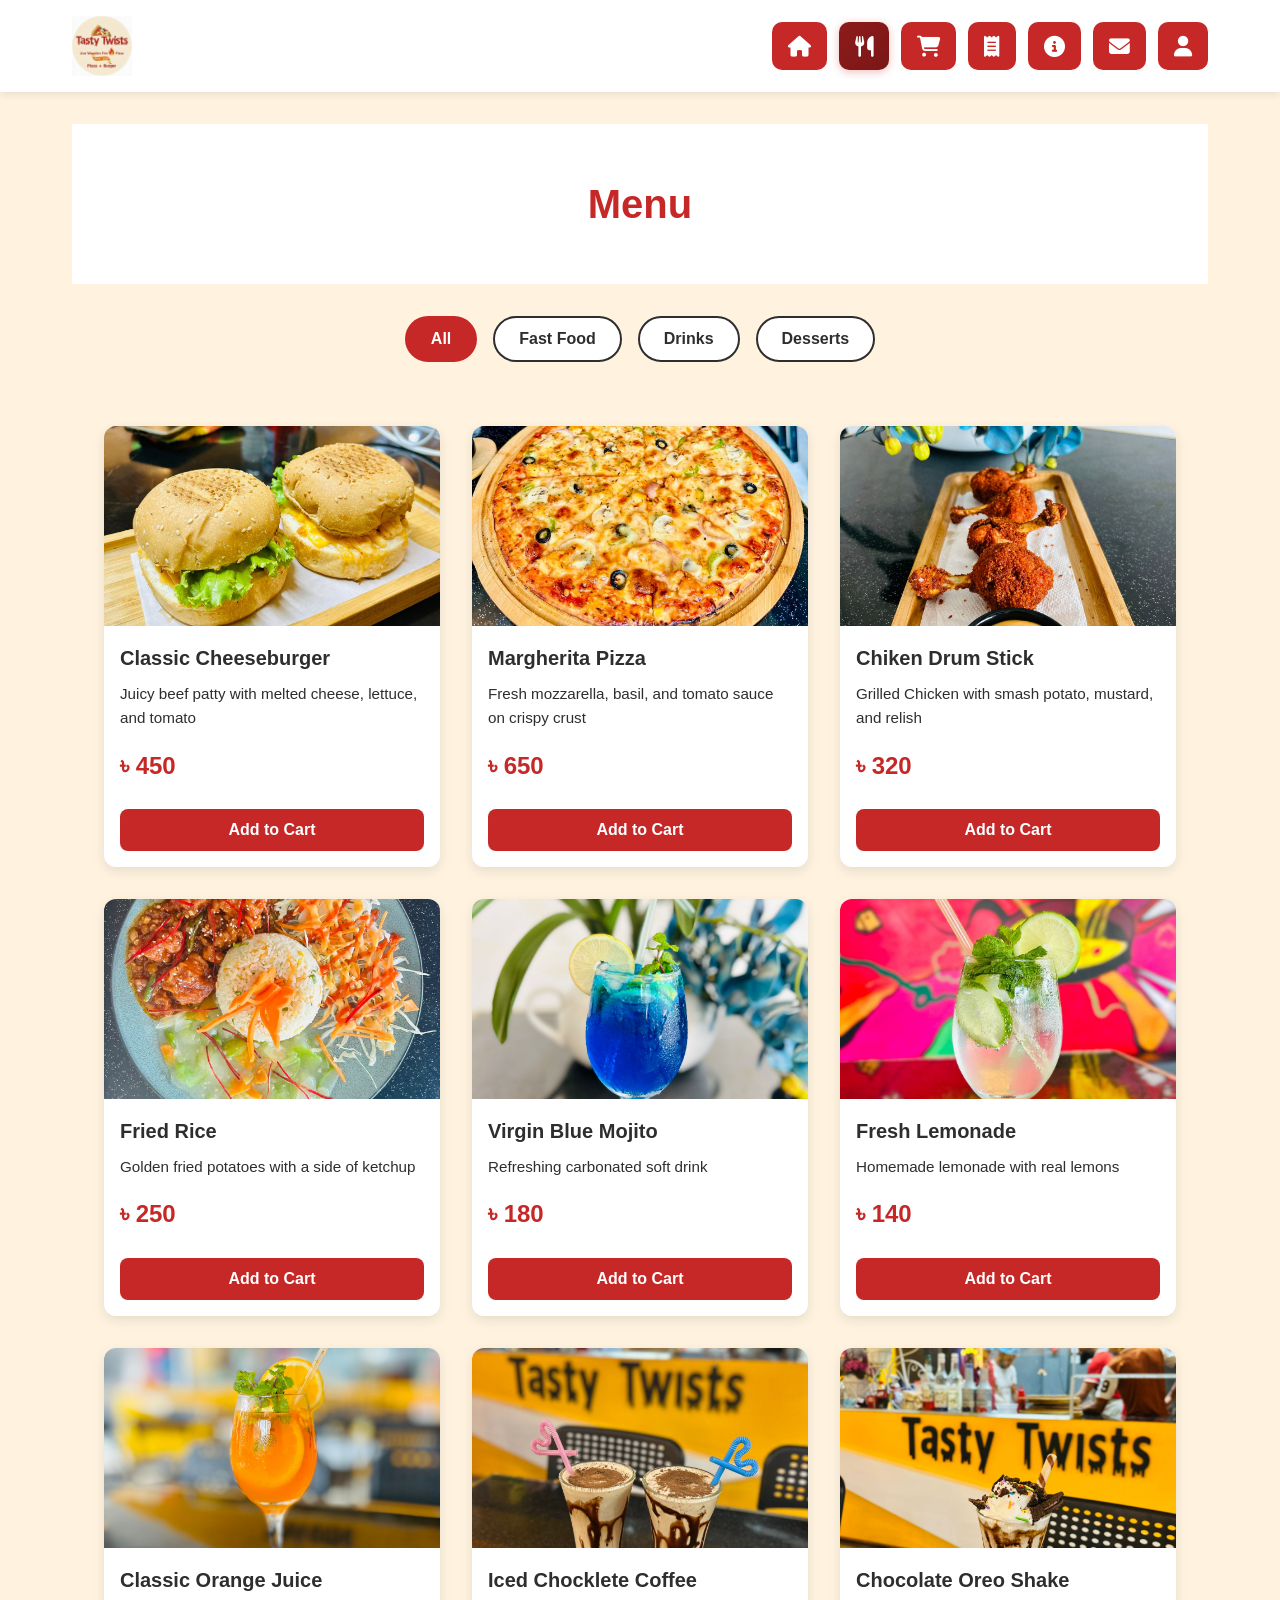
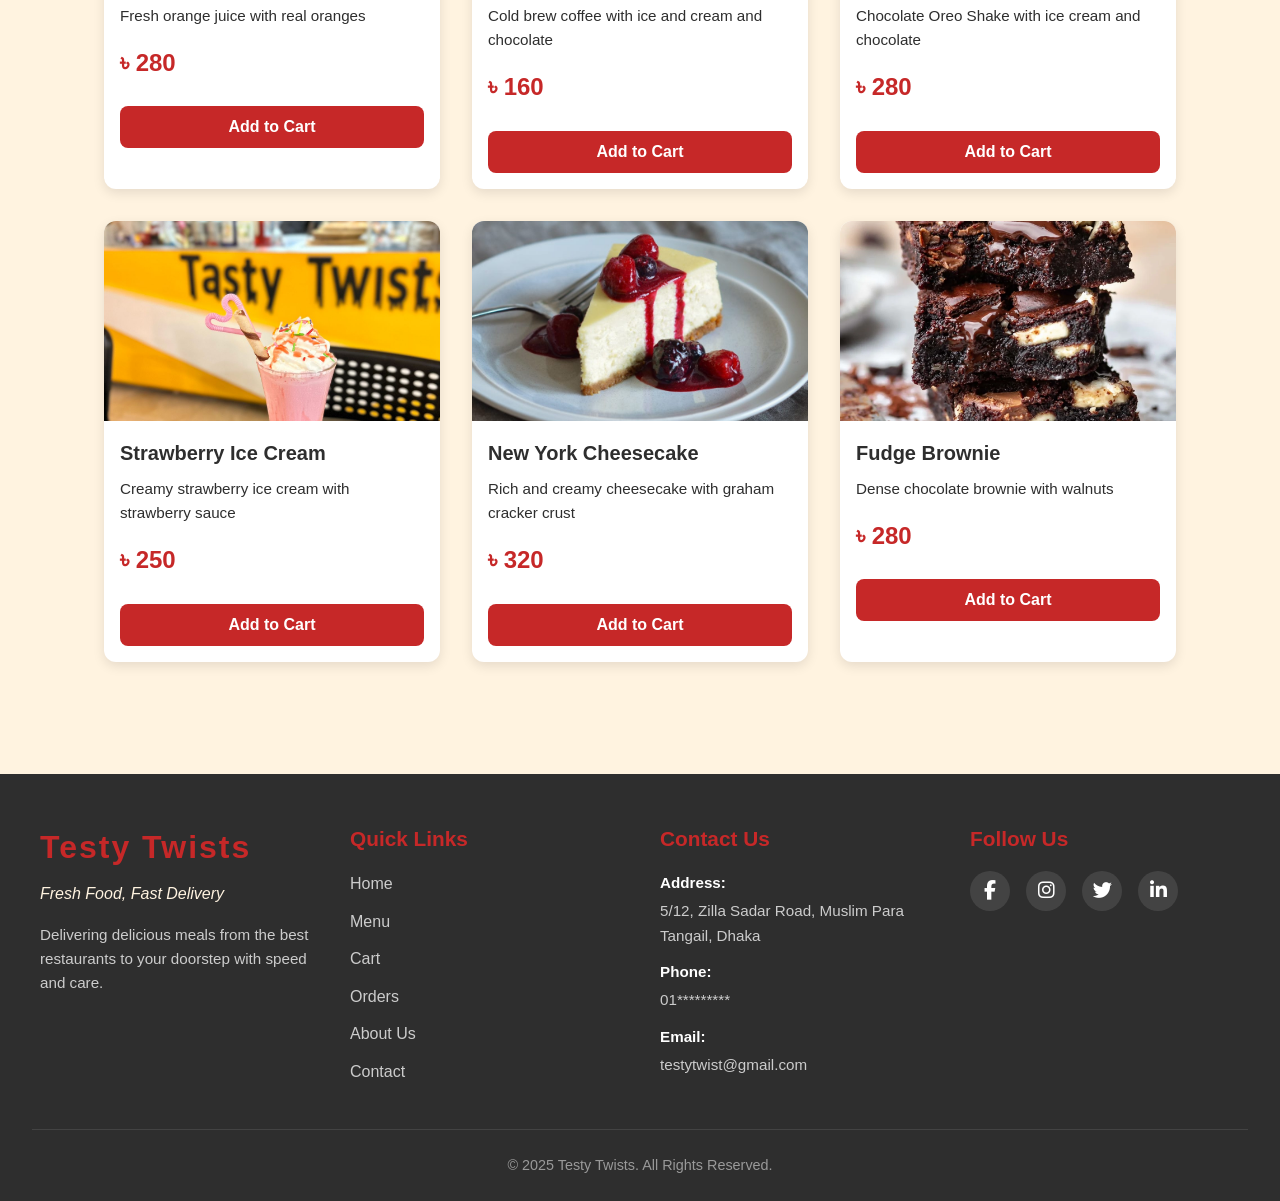
<file: Testy Twists/menu.html>
<!DOCTYPE html>
<html lang="en">

<head>
  <meta charset="UTF-8">
  <meta name="viewport" content="width=device-width, initial-scale=1.0">
  <title>Menu | Testy Twists</title>
  <link rel="stylesheet" href="./css/style.css">
  <link rel="stylesheet" href="https://cdnjs.cloudflare.com/ajax/libs/font-awesome/6.4.2/css/all.min.css">
</head>

<body>

  <div class="menu-backdrop" id="menuBackdrop"></div>

  <header>
    <div class="header-container">
      <div class="logo">
        <a href="index.html" class="logo-link" aria-label="Go to homepage">
          <img src="./image/logo_cream.png" alt="Testy Twists Logo" class="logo-image">
        </a>
      </div>
      <button class="hamburger" id="hamburger" aria-label="Toggle menu">
        <span></span>
        <span></span>
        <span></span>
      </button>
      <nav class="main-navigation" id="mainNav">
        <ul>
          <li><a href="index.html" class="nav-button"><i class="fas fa-home"></i><span class="nav-text">Home</span></a>
          </li>
          <li><a href="menu.html" class="nav-button"><i class="fas fa-utensils"></i><span
                class="nav-text">Menu</span></a></li>
          <li><a href="cart.html" class="nav-button">
              <i class="fas fa-shopping-cart"></i>
              <span class="cart-count" style="display: none;">0</span>
              <span class="nav-text">Cart</span>
            </a></li>
          <li><a href="summary.html" class="nav-button"><i class="fas fa-receipt"></i><span
                class="nav-text">Orders</span></a></li>
          <li><a href="about us.html" class="nav-button"><i class="fas fa-info-circle"></i><span class="nav-text">About
                Us</span></a></li>
          <li><a href="contact.html" class="nav-button"><i class="fas fa-envelope"></i><span
                class="nav-text">Contact</span></a></li>
          <li><a href="login.html" class="nav-button"><i class="fas fa-user"></i><span class="nav-text">Login</span></a>
          </li>
        </ul>
      </nav>
    </div>
  </header>

  <main>
    <section class="page-title-section">
      <h2>Menu</h2>
    </section>

    <section class="category-filter-section">
      <div class="filter-buttons-container">
        <button class="filter-button active" data-category="all">All</button>
        <button class="filter-button" data-category="fast-food">Fast Food</button>
        <button class="filter-button" data-category="drinks">Drinks</button>
        <button class="filter-button" data-category="desserts">Desserts</button>
      </div>
    </section>

    <section class="menu-items-section">
      <div class="menu-items-grid">
        <article class="food-card" data-id="1" data-category="fast-food">
          <div class="food-image">
            <img src="./image/burger.jpeg" alt="Classic Cheeseburger">
          </div>
          <h3>Classic Cheeseburger</h3>
          <p>Juicy beef patty with melted cheese, lettuce, and tomato</p>
          <p class="price"><strong>৳</strong> 450</p>
          <button class="add-to-cart-button">Add to Cart</button>
        </article>

        <article class="food-card" data-id="2" data-category="fast-food">
          <div class="food-image">
            <img src="image/pizza.jpeg" alt="Margherita Pizza">
          </div>
          <h3>Margherita Pizza</h3>
          <p>Fresh mozzarella, basil, and tomato sauce on crispy crust</p>
          <p class="price"><strong>৳</strong> 650</p>
          <button class="add-to-cart-button">Add to Cart</button>
        </article>

        <article class="food-card" data-id="3" data-category="fast-food">
          <div class="food-image">
            <img src="image/chickenlollypop.jpeg" alt="Chiken Drum Stick">
          </div>
          <h3>Chiken Drum Stick</h3>
          <p>Grilled Chicken with smash potato, mustard, and relish</p>
          <p class="price"><strong>৳</strong> 320</p>
          <button class="add-to-cart-button">Add to Cart</button>
        </article>

        <article class="food-card" data-id="4" data-category="fast-food">
          <div class="food-image">
            <img src="image/friedrice.jpeg" alt="Fried Rice">
          </div>
          <h3>Fried Rice</h3>
          <p>Golden fried potatoes with a side of ketchup</p>
          <p class="price"><strong>৳</strong> 250</p>
          <button class="add-to-cart-button">Add to Cart</button>
        </article>

        <article class="food-card" data-id="5" data-category="drinks">
          <div class="food-image">
            <img src="image/drinks3.jpeg" alt="Virgin Blue Mojito">
          </div>
          <h3>Virgin Blue Mojito</h3>
          <p>Refreshing carbonated soft drink</p>
          <p class="price"><strong>৳</strong> 180</p>
          <button class="add-to-cart-button">Add to Cart</button>
        </article>

        <article class="food-card" data-id="6" data-category="drinks">
          <div class="food-image">
            <img src="image/drinks4.jpeg" alt="Fresh Lemonade">
          </div>
          <h3>Fresh Lemonade</h3>
          <p>Homemade lemonade with real lemons</p>
          <p class="price"><strong>৳</strong> 140</p>
          <button class="add-to-cart-button">Add to Cart</button>
        </article>

        <article class="food-card" data-id="7" data-category="drinks">
          <div class="food-image">
            <img src="image/drinks2.jpeg" alt="Berry Smoothie">
          </div>
          <h3>Classic Orange Juice</h3>
          <p>Fresh orange juice with real oranges</p>
          <p class="price"><strong>৳</strong> 280</p>
          <button class="add-to-cart-button">Add to Cart</button>
        </article>

        <article class="food-card" data-id="8" data-category="drinks">
          <div class="food-image">
            <img src="image/coldcoffe.jpeg" alt="Iced Coffee">
          </div>
          <h3>Iced Chocklete Coffee</h3>
          <p>Cold brew coffee with ice and cream and chocolate</p>
          <p class="price"><strong>৳</strong> 160</p>
          <button class="add-to-cart-button">Add to Cart</button>
        </article>

        <article class="food-card" data-id="9" data-category="desserts">
          <div class="food-image">
            <img src="image/shake3.jpeg" alt="Chocolate Oreo Shake">
          </div>
          <h3>Chocolate Oreo Shake</h3>
          <p>Chocolate Oreo Shake with ice cream and chocolate</p>
          <p class="price"><strong>৳</strong> 280</p>
          <button class="add-to-cart-button">Add to Cart</button>
        </article>

        <article class="food-card" data-id="10" data-category="desserts">
          <div class="food-image">
            <img src="image/shake.jpeg" alt="Strawberry Ice Cream">
          </div>
          <h3>Strawberry Ice Cream</h3>
          <p>Creamy strawberry ice cream with strawberry sauce</p>
          <p class="price"><strong>৳</strong> 250</p>
          <button class="add-to-cart-button">Add to Cart</button>
        </article>

        <article class="food-card" data-id="11" data-category="desserts">
          <div class="food-image">
            <img src="image/cheesecake.jpg" alt="New York Cheesecake">
          </div>
          <h3>New York Cheesecake</h3>
          <p>Rich and creamy cheesecake with graham cracker crust</p>
          <p class="price"><strong>৳</strong> 320</p>
          <button class="add-to-cart-button">Add to Cart</button>
        </article>

        <article class="food-card" data-id="12" data-category="desserts">
          <div class="food-image">
            <img src="image/briwnies.webp" alt="Fudge Brownie">
          </div>
          <h3>Fudge Brownie</h3>
          <p>Dense chocolate brownie with walnuts</p>
          <p class="price"><strong>৳</strong> 280</p>
          <button class="add-to-cart-button">Add to Cart</button>
        </article>
      </div>
    </section>
  </main>

  <footer>
    <div class="footer-container">
      <div class="footer-section footer-brand">
        <h2>Testy Twists</h2>
        <p class="footer-tagline">Fresh Food, Fast Delivery</p>
        <p class="footer-description">
          Delivering delicious meals from the best restaurants to your doorstep with speed and care.
        </p>
      </div>

      <div class="footer-section">
        <h3>Quick Links</h3>
        <ul class="footer-links">
          <li><a href="index.html">Home</a></li>
          <li><a href="menu.html">Menu</a></li>
          <li><a href="cart.html">Cart</a></li>
          <li><a href="summary.html">Orders</a></li>
          <li><a href="about us.html">About Us</a></li>
          <li><a href="contact.html">Contact</a></li>
        </ul>
      </div>

      <div class="footer-section">
        <h3>Contact Us</h3>
        <ul class="footer-contact-info">
          <li>
            <strong>Address:</strong>
            5/12, Zilla Sadar Road, Muslim Para<br>Tangail, Dhaka
          </li>
          <li>
            <strong>Phone:</strong>
            <a href="tel:01*********">01*********</a>
          </li>
          <li>
            <strong>Email:</strong>
            <a href="mailto:testytwist@gmail.com">testytwist@gmail.com</a>
          </li>
        </ul>
      </div>

      <div class="footer-section">
        <h3>Follow Us</h3>
        <div class="footer-social">
          <a href="https://facebook.com" class="social-icon" aria-label="Facebook" target="_blank" rel="noopener">
            <i class="fab fa-facebook-f"></i>
          </a>
          <a href="https://instagram.com" class="social-icon" aria-label="Instagram" target="_blank" rel="noopener">
            <i class="fab fa-instagram"></i>
          </a>
          <a href="https://twitter.com" class="social-icon" aria-label="Twitter" target="_blank" rel="noopener">
            <i class="fab fa-twitter"></i>
          </a>
          <a href="https://linkedin.com" class="social-icon" aria-label="LinkedIn" target="_blank" rel="noopener">
            <i class="fab fa-linkedin-in"></i>
          </a>
        </div>
      </div>
    </div>

    <div class="footer-bottom">
      <p class="footer-copyright">© 2025 Testy Twists. All Rights Reserved.</p>
    </div>
  </footer>

  <script>
    const hamburger = document.getElementById('hamburger');
    const mainNav = document.getElementById('mainNav');
    const menuBackdrop = document.getElementById('menuBackdrop');

    hamburger.addEventListener('click', function (e) {
      e.stopPropagation();
      mainNav.classList.toggle('active');
      hamburger.classList.toggle('active');
      menuBackdrop.classList.toggle('active');
    });

    // Close menu when clicking on a nav link
    const navLinks = document.querySelectorAll('.nav-button');
    navLinks.forEach(link => {
      link.addEventListener('click', function () {
        mainNav.classList.remove('active');
        hamburger.classList.remove('active');
        menuBackdrop.classList.remove('active');
      });
    });

    // Close menu when clicking the backdrop
    menuBackdrop.addEventListener('click', function () {
      mainNav.classList.remove('active');
      hamburger.classList.remove('active');
      menuBackdrop.classList.remove('active');
    });

    // Close menu when clicking outside
    document.addEventListener('click', function (e) {
      if (mainNav.classList.contains('active') && !mainNav.contains(e.target)) {
        mainNav.classList.remove('active');
        hamburger.classList.remove('active');
        menuBackdrop.classList.remove('active');
      }
    });

    // Prevent menu from closing when clicking inside it
    mainNav.addEventListener('click', function (e) {
      e.stopPropagation();
    });
  </script>
  <!-- Scroll to Top Button -->
  <button class="scroll-to-top" aria-label="Scroll to top">
    <i class="fas fa-arrow-up"></i>
  </button>

  <script src="./js/cart.js"></script>
  <script src="./js/data.js"></script>
  <script src="./js/main.js"></script>
  <script src="./js/scrollToTop.js"></script>
</body>

</html>
</file>
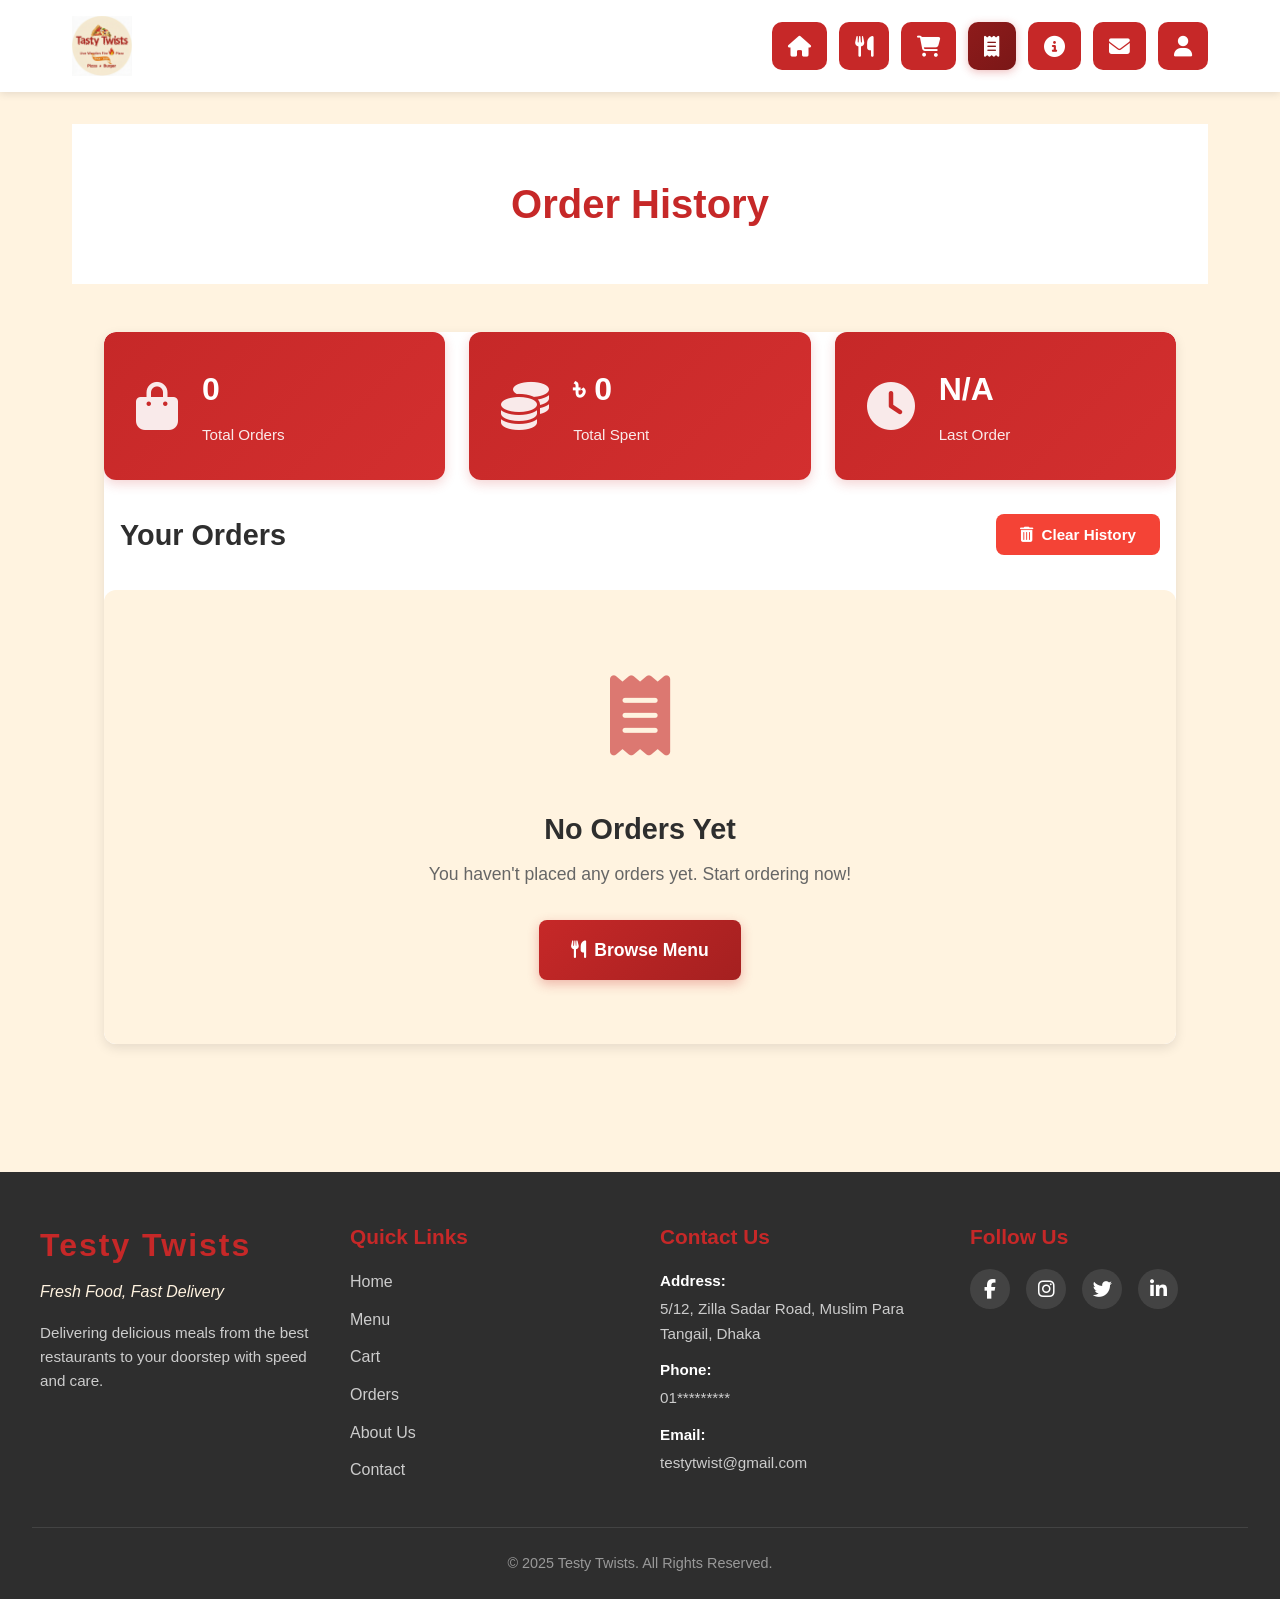
<file: Testy Twists/summary.html>
<!DOCTYPE html>
<html lang="en">

<head>
  <meta charset="UTF-8">
  <meta name="viewport" content="width=device-width, initial-scale=1.0">
  <title>Order History | Testy Twists</title>
  <link rel="stylesheet" href="./css/style.css">
  <link rel="stylesheet" href="https://cdnjs.cloudflare.com/ajax/libs/font-awesome/6.4.2/css/all.min.css">
</head>

<body>

  <div class="menu-backdrop" id="menuBackdrop"></div>

  <header>
    <div class="header-container">
      <div class="logo">
        <a href="index.html" class="logo-link" aria-label="Go to homepage">
          <img src="image/logo_cream.png" alt="Testy Twists Logo" class="logo-image">
        </a>
      </div>
      <button class="hamburger" id="hamburger" aria-label="Toggle menu">
        <span></span>
        <span></span>
        <span></span>
      </button>
      <nav class="main-navigation" id="mainNav">
        <ul>
          <li><a href="index.html" class="nav-button"><i class="fas fa-home"></i><span class="nav-text">Home</span></a>
          </li>
          <li><a href="menu.html" class="nav-button"><i class="fas fa-utensils"></i><span
                class="nav-text">Menu</span></a></li>
          <li><a href="cart.html" class="nav-button">
              <i class="fas fa-shopping-cart"></i>
              <span class="cart-count" style="display: none;">0</span>
              <span class="nav-text">Cart</span>
            </a></li>
          <li><a href="summary.html" class="nav-button"><i class="fas fa-receipt"></i><span
                class="nav-text">Orders</span></a></li>
          <li><a href="about us.html" class="nav-button"><i class="fas fa-info-circle"></i><span class="nav-text">About
                Us</span></a></li>
          <li><a href="contact.html" class="nav-button"><i class="fas fa-envelope"></i><span
                class="nav-text">Contact</span></a></li>
          <li><a href="login.html" class="nav-button"><i class="fas fa-user"></i><span class="nav-text">Login</span></a>
          </li>
        </ul>
      </nav>
    </div>
  </header>

  <main>
    <section class="page-title-section">
      <h2>Order History</h2>
    </section>

    <section class="summary-content-section">
      <div class="summary-container">

        <!-- Latest Order Confirmation (shown only if coming from checkout) -->
        <div class="order-confirmation-message success-message" id="confirmationMessage" style="display: none;">
          <div class="confirmation-icon success-icon">
            <i class="fas fa-check-circle"></i>
          </div>
          <h3>Order Placed Successfully!</h3>
          <p>Thank you! Your order has been confirmed and is being prepared with care.</p>
          <div class="success-details" id="successOrderDetails">
            <!-- Order details will be inserted here -->
          </div>
        </div>

        <!-- Order History Stats -->
        <div class="order-stats">
          <div class="stat-card">
            <i class="fas fa-shopping-bag"></i>
            <div class="stat-info">
              <h4 id="totalOrders">0</h4>
              <p>Total Orders</p>
            </div>
          </div>
          <div class="stat-card">
            <i class="fas fa-coins"></i>
            <div class="stat-info">
              <h4 id="totalSpent">৳ 0</h4>
              <p>Total Spent</p>
            </div>
          </div>
          <div class="stat-card">
            <i class="fas fa-clock"></i>
            <div class="stat-info">
              <h4 id="lastOrderDate">N/A</h4>
              <p>Last Order</p>
            </div>
          </div>
        </div>

        <!-- Order History List -->
        <div class="order-history-section">
          <div class="section-header">
            <h3>Your Orders</h3>
            <button class="clear-history-btn" id="clearHistoryBtn">
              <i class="fas fa-trash-alt"></i> Clear History
            </button>
          </div>

          <!-- Empty State -->
          <div class="empty-orders-state" id="emptyOrdersState">
            <div class="empty-icon">
              <i class="fas fa-receipt"></i>
            </div>
            <h3>No Orders Yet</h3>
            <p>You haven't placed any orders yet. Start ordering now!</p>
            <a href="menu.html" class="browse-menu-btn">
              <i class="fas fa-utensils"></i> Browse Menu
            </a>
          </div>

          <!-- Orders List Container -->
          <div class="orders-list" id="ordersListContainer">
            <!-- Orders will be dynamically inserted here -->
          </div>
        </div>

      </div>
    </section>
  </main>

  <footer>
    <div class="footer-container">
      <div class="footer-section footer-brand">
        <h2>Testy Twists</h2>
        <p class="footer-tagline">Fresh Food, Fast Delivery</p>
        <p class="footer-description">
          Delivering delicious meals from the best restaurants to your doorstep with speed and care.
        </p>
      </div>

      <div class="footer-section">
        <h3>Quick Links</h3>
        <ul class="footer-links">
          <li><a href="index.html">Home</a></li>
          <li><a href="menu.html">Menu</a></li>
          <li><a href="cart.html">Cart</a></li>
          <li><a href="summary.html">Orders</a></li>
          <li><a href="about us.html">About Us</a></li>
          <li><a href="contact.html">Contact</a></li>
        </ul>
      </div>

      <div class="footer-section">
        <h3>Contact Us</h3>
        <ul class="footer-contact-info">
          <li>
            <strong>Address:</strong>
            5/12, Zilla Sadar Road, Muslim Para
            Tangail, Dhaka
          </li>
          <li>
            <strong>Phone:</strong>
            <a href="tel:01*********">01*********</a>
          </li>
          <li>
            <strong>Email:</strong>
            <a href="mailto:testytwist@gmail.com">testytwist@gmail.com</a>
          </li>
        </ul>
      </div>

      <div class="footer-section">
        <h3>Follow Us</h3>
        <div class="footer-social">
          <a href="https://facebook.com" class="social-icon" aria-label="Facebook" target="_blank" rel="noopener">
            <i class="fab fa-facebook-f"></i>
          </a>
          <a href="https://instagram.com" class="social-icon" aria-label="Instagram" target="_blank" rel="noopener">
            <i class="fab fa-instagram"></i>
          </a>
          <a href="https://twitter.com" class="social-icon" aria-label="Twitter" target="_blank" rel="noopener">
            <i class="fab fa-twitter"></i>
          </a>
          <a href="https://linkedin.com" class="social-icon" aria-label="LinkedIn" target="_blank" rel="noopener">
            <i class="fab fa-linkedin-in"></i>
          </a>
        </div>
      </div>
    </div>

    <div class="footer-bottom">
      <p class="footer-copyright">© 2025 Testy Twists. All Rights Reserved.</p>
    </div>
  </footer>

  <script>
    const hamburger = document.getElementById('hamburger');
    const mainNav = document.getElementById('mainNav');
    const menuBackdrop = document.getElementById('menuBackdrop');

    hamburger.addEventListener('click', function (e) {
      e.stopPropagation();
      mainNav.classList.toggle('active');
      hamburger.classList.toggle('active');
      menuBackdrop.classList.toggle('active');
    });

    // Close menu when clicking on a nav link
    const navLinks = document.querySelectorAll('.nav-button');
    navLinks.forEach(link => {
      link.addEventListener('click', function () {
        mainNav.classList.remove('active');
        hamburger.classList.remove('active');
        menuBackdrop.classList.remove('active');
      });
    });

    // Close menu when clicking the backdrop
    menuBackdrop.addEventListener('click', function () {
      mainNav.classList.remove('active');
      hamburger.classList.remove('active');
      menuBackdrop.classList.remove('active');
    });

    // Close menu when clicking outside
    document.addEventListener('click', function (e) {
      if (mainNav.classList.contains('active') && !mainNav.contains(e.target)) {
        mainNav.classList.remove('active');
        hamburger.classList.remove('active');
        menuBackdrop.classList.remove('active');
      }
    });

    // Prevent menu from closing when clicking inside it
    mainNav.addEventListener('click', function (e) {
      e.stopPropagation();
    });
  </script>
  <!-- Scroll to Top Button -->
  <button class="scroll-to-top" aria-label="Scroll to top">
    <i class="fas fa-arrow-up"></i>
  </button>

  <script src="./js/data.js"></script>
  <script src="./js/cart.js"></script>
  <script src="./js/main.js"></script>
  <script src="./js/scrollToTop.js"></script>
  <script>
    // Display order history from localStorage (Note: initialization at bottom)

    /**
     * Check if this is a new order (coming from checkout)
     */
    function checkIfNewOrder() {
      const urlParams = new URLSearchParams(window.location.search);
      const isNewOrder = urlParams.get('new');

      if (isNewOrder === 'true') {
        const confirmationMessage = document.getElementById('confirmationMessage');
        const successOrderDetails = document.getElementById('successOrderDetails');

        if (confirmationMessage) {
          // Get the last order
          const lastOrder = JSON.parse(localStorage.getItem('lastOrder') || 'null');

          // Display success message
          confirmationMessage.style.display = 'block';

          // Add order details to success message
          if (lastOrder && successOrderDetails) {
            const itemCount = lastOrder.items.reduce((total, item) => total + item.quantity, 0);
            successOrderDetails.innerHTML = `
            <div class="success-detail-row">
              <span>Order Number:</span>
              <strong>${lastOrder.orderNumber}</strong>
            </div>
            <div class="success-detail-row">
              <span>Items:</span>
              <strong>${itemCount} ${itemCount === 1 ? 'item' : 'items'}</strong>
            </div>
            <div class="success-detail-row">
              <span>Payment Method:</span>
              <strong>${lastOrder.customerInfo.paymentMethod === 'cash' ? 'Cash on Delivery' : 'Online Payment'}</strong>
            </div>
            <div class="success-detail-row total-row">
              <span>Total Amount:</span>
              <strong>৳ ${lastOrder.pricing.total}</strong>
            </div>
          `;
          }

          // Remove the query parameter from URL without reloading
          window.history.replaceState({}, document.title, 'summary.html');

          // Scroll to top to show the success message
          window.scrollTo({ top: 0, behavior: 'smooth' });

          // Hide message after 8 seconds
          setTimeout(() => {
            confirmationMessage.style.transition = 'opacity 0.5s ease-out';
            confirmationMessage.style.opacity = '0';
            setTimeout(() => {
              confirmationMessage.style.display = 'none';
              confirmationMessage.style.opacity = '1';
            }, 500);
          }, 8000);
        }
      }
    }

    /**
     * Display all order history
     */
    function displayOrderHistory() {
      const orderHistory = JSON.parse(localStorage.getItem('orderHistory') || '[]');
      const ordersListContainer = document.getElementById('ordersListContainer');
      const emptyOrdersState = document.getElementById('emptyOrdersState');

      if (orderHistory.length === 0) {
        ordersListContainer.style.display = 'none';
        emptyOrdersState.style.display = 'flex';
        return;
      }

      ordersListContainer.style.display = 'block';
      emptyOrdersState.style.display = 'none';

      ordersListContainer.innerHTML = orderHistory.map((order, index) => {
        const orderDate = new Date(order.orderDate);
        const formattedDate = orderDate.toLocaleDateString('en-US', {
          year: 'numeric',
          month: 'long',
          day: 'numeric',
          hour: '2-digit',
          minute: '2-digit'
        });

        const itemCount = order.items.reduce((total, item) => total + item.quantity, 0);

        return `
        <div class="order-card" data-index="${index}">
          <div class="order-card-header">
            <div class="order-header-info">
              <h4>${order.orderNumber}</h4>
              <span class="order-date">${formattedDate}</span>
            </div>
            <div class="order-header-actions">
              <span class="order-status status-${order.status}">${getStatusLabel(order.status)}</span>
              <button class="toggle-order-btn" data-index="${index}">
                <i class="fas fa-chevron-down"></i>
              </button>
            </div>
          </div>

          <div class="order-card-summary">
            <div class="order-summary-info">
              <span><i class="fas fa-shopping-bag"></i> ${itemCount} ${itemCount === 1 ? 'item' : 'items'}</span>
              <span><i class="fas fa-wallet"></i> ৳ ${order.pricing.total}</span>
              <span><i class="fas fa-credit-card"></i> ${order.customerInfo.paymentMethod === 'cash' ? 'Cash on Delivery' : 'Online Payment'}</span>
            </div>
          </div>

          <div class="order-card-details" id="orderDetails${index}" style="display: none;">
            <div class="order-details-section">
              <h5>Order Items</h5>
              <div class="order-items-list">
                ${order.items.map(item => `
                  <div class="order-item-row">
                    <div class="item-image-small">
                      <img src="${item.image}" alt="${item.name}" onerror="this.src='data:image/svg+xml,%3Csvg xmlns=\\'http://www.w3.org/2000/svg\\' width=\\'50\\' height=\\'50\\'%3E%3Crect fill=\\'%23f0f0f0\\' width=\\'50\\' height=\\'50\\'/%3E%3Ctext x=\\'50%25\\' y=\\'50%25\\' font-size=\\'20\\' text-anchor=\\'middle\\' dy=\\'.3em\\'%3E🍴%3C/text%3E%3C/svg%3E'">
                    </div>
                    <div class="item-info">
                      <span class="item-name">${item.name}</span>
                      <span class="item-quantity">Qty: ${item.quantity}</span>
                    </div>
                    <div class="item-price">৳ ${item.price * item.quantity}</div>
                  </div>
                `).join('')}
              </div>
            </div>

            <div class="order-details-section">
              <h5>Delivery Information</h5>
              <div class="delivery-details">
                <p><i class="fas fa-user"></i> ${order.customerInfo.name}</p>
                <p><i class="fas fa-phone"></i> ${order.customerInfo.phone}</p>
                <p><i class="fas fa-map-marker-alt"></i> ${order.customerInfo.address}</p>
              </div>
            </div>

            <div class="order-details-section">
              <h5>Payment Breakdown</h5>
              <div class="pricing-details">
                <div class="pricing-row">
                  <span>Subtotal:</span>
                  <span>৳ ${order.pricing.subtotal}</span>
                </div>
                <div class="pricing-row">
                  <span>Delivery Fee:</span>
                  <span>৳ ${order.pricing.deliveryFee}</span>
                </div>
                <div class="pricing-row">
                  <span>Tax (5%):</span>
                  <span>৳ ${order.pricing.tax}</span>
                </div>
                <div class="pricing-row total">
                  <span><strong>Total:</strong></span>
                  <span><strong>৳ ${order.pricing.total}</strong></span>
                </div>
              </div>
            </div>

            <div class="order-card-actions">
              <button class="reorder-btn" data-index="${index}">
                <i class="fas fa-redo"></i> Reorder
              </button>
              <button class="delete-order-btn" data-index="${index}">
                <i class="fas fa-trash-alt"></i> Delete
              </button>
            </div>
          </div>
        </div>
      `;
      }).join('');

      // Setup toggle buttons
      setupToggleButtons();
      setupReorderButtons();
      setupDeleteButtons();
    }

    /**
     * Get status label
     */
    function getStatusLabel(status) {
      const labels = {
        'pending': 'Pending',
        'preparing': 'Preparing',
        'on_the_way': 'On the Way',
        'delivered': 'Delivered',
        'cancelled': 'Cancelled'
      };
      return labels[status] || 'Pending';
    }

    /**
     * Setup toggle buttons for order details
     */
    function setupToggleButtons() {
      const toggleButtons = document.querySelectorAll('.toggle-order-btn');
      toggleButtons.forEach(button => {
        button.addEventListener('click', function () {
          const index = this.getAttribute('data-index');
          const detailsSection = document.getElementById(`orderDetails${index}`);
          const icon = this.querySelector('i');

          if (detailsSection.style.display === 'none') {
            detailsSection.style.display = 'block';
            icon.classList.remove('fa-chevron-down');
            icon.classList.add('fa-chevron-up');
          } else {
            detailsSection.style.display = 'none';
            icon.classList.remove('fa-chevron-up');
            icon.classList.add('fa-chevron-down');
          }
        });
      });
    }

    /**
     * Setup reorder buttons
     */
    function setupReorderButtons() {
      const reorderButtons = document.querySelectorAll('.reorder-btn');
      reorderButtons.forEach(button => {
        button.addEventListener('click', function () {
          const index = parseInt(this.getAttribute('data-index'));
          const orderHistory = JSON.parse(localStorage.getItem('orderHistory') || '[]');
          const order = orderHistory[index];

          if (order && order.items) {
            // Clear current cart
            localStorage.removeItem('cart');

            // Add all items from this order to cart
            localStorage.setItem('cart', JSON.stringify(order.items));

            // Show notification
            if (typeof showNotification === 'function') {
              showNotification('Items added to cart!');
            } else {
              alert('Items added to cart!');
            }

            // Redirect to cart page
            setTimeout(() => {
              window.location.href = 'cart.html';
            }, 1000);
          }
        });
      });
    }

    /**
     * Setup delete order buttons
     */
    function setupDeleteButtons() {
      const deleteButtons = document.querySelectorAll('.delete-order-btn');
      deleteButtons.forEach(button => {
        button.addEventListener('click', function () {
          if (confirm('Are you sure you want to delete this order from your history?')) {
            const index = parseInt(this.getAttribute('data-index'));
            let orderHistory = JSON.parse(localStorage.getItem('orderHistory') || '[]');

            // Remove the order
            orderHistory.splice(index, 1);
            localStorage.setItem('orderHistory', JSON.stringify(orderHistory));

            // Refresh display
            displayOrderHistory();
            updateOrderStats();

            if (typeof showNotification === 'function') {
              showNotification('Order deleted from history');
            }
          }
        });
      });
    }

    /**
     * Update order statistics
     */
    function updateOrderStats() {
      const orderHistory = JSON.parse(localStorage.getItem('orderHistory') || '[]');

      const totalOrders = orderHistory.length;
      const totalSpent = orderHistory.reduce((sum, order) => sum + order.pricing.total, 0);

      let lastOrderDate = 'N/A';
      if (orderHistory.length > 0) {
        const lastOrder = new Date(orderHistory[0].orderDate);
        lastOrderDate = lastOrder.toLocaleDateString('en-US', {
          month: 'short',
          day: 'numeric'
        });
      }

      document.getElementById('totalOrders').textContent = totalOrders;
      document.getElementById('totalSpent').textContent = `৳ ${totalSpent}`;
      document.getElementById('lastOrderDate').textContent = lastOrderDate;
    }

    /**
     * Setup clear history button
     */
    function setupClearHistoryButton() {
      const clearHistoryBtn = document.getElementById('clearHistoryBtn');
      if (clearHistoryBtn) {
        clearHistoryBtn.addEventListener('click', function () {
          if (confirm('Are you sure you want to clear all order history? This action cannot be undone.')) {
            localStorage.removeItem('orderHistory');
            localStorage.removeItem('lastOrder');
            displayOrderHistory();
            updateOrderStats();

            if (typeof showNotification === 'function') {
              showNotification('Order history cleared');
            }
          }
        });
      }
    }

    // Initialize on page load
    document.addEventListener('DOMContentLoaded', function () {
      displayOrderHistory();
      updateOrderStats();
      setupClearHistoryButton();
      checkIfNewOrder();
    });
  </script>

</body>

</html>
</file>
<file: Testy Twists/css/style.css>
﻿:root {
  --red: #c62828;
  --cream: #fff3e0;
  --dark: #2e2e2e;
  --white: #ffffff;
}

* {
  margin: 0;
  padding: 0;
  box-sizing: border-box;
}

body {
  font-family: 'Segoe UI', Tahoma, Geneva, Verdana, sans-serif;
  background-color: var(--cream);
  color: var(--dark);
  line-height: 1.6;
}

/* Header Styles */
header {
  background-color: var(--white);
  box-shadow: 0 2px 8px rgba(0, 0, 0, 0.1);
  position: sticky;
  top: 0;
  z-index: 1000;
}

.header-container {
  max-width: 1200px;
  margin: 0 auto;
  padding: 1rem 2rem;
  display: flex;
  justify-content: space-between;
  align-items: center;
  flex-wrap: nowrap;
  gap: 1rem;
}

/* Logo Styles */
.logo {
  display: flex;
  align-items: center;
  flex-shrink: 0;
}

.logo-link {
  display: flex;
  align-items: center;
  text-decoration: none;
  transition: transform 0.3s ease, opacity 0.3s ease;
}

.logo-link:hover {
  transform: scale(1.05);
  opacity: 0.9;
}

.logo-link:active {
  transform: scale(0.98);
}

.logo-image {
  height: 60px;
  width: auto;
  object-fit: contain;
  display: block;
}

/* Hamburger Menu */
.hamburger {
  display: none;
  flex-direction: column;
  background: none;
  border: none;
  cursor: pointer;
  padding: 0.5rem;
  z-index: 1001;
  position: relative;
  flex-shrink: 0;
}

.hamburger:hover {
  opacity: 0.8;
}

.hamburger span {
  width: 28px;
  height: 3px;
  background-color: var(--red);
  margin: 4px 0;
  transition: all 0.3s ease;
  border-radius: 3px;
}

.hamburger.active span:nth-child(1) {
  transform: rotate(45deg) translate(9px, 9px);
}

.hamburger.active span:nth-child(2) {
  opacity: 0;
  transform: translateX(-20px);
}

.hamburger.active span:nth-child(3) {
  transform: rotate(-45deg) translate(9px, -9px);
}

/* Main Navigation */
.main-navigation {
  display: flex;
  align-items: center;
  gap: 1rem;
  flex-wrap: nowrap;
}

.main-navigation ul {
  display: flex;
  list-style: none;
  gap: 0.75rem;
  align-items: center;
  margin: 0;
  padding: 0;
}

.nav-button {
  text-decoration: none;
  color: var(--white);
  font-weight: 500;
  font-size: 1rem;
  background-color: var(--red);
  padding: 0.7rem 1rem;
  border-radius: 10px;
  transition: all 0.3s cubic-bezier(0.4, 0, 0.2, 1);
  display: inline-flex;
  align-items: center;
  justify-content: center;
  position: relative;
  overflow: visible;
  min-width: 48px;
  min-height: 48px;
}

.nav-button::before {
  content: '';
  position: absolute;
  inset: 0;
  background: linear-gradient(135deg, rgba(255, 255, 255, 0.15) 0%, rgba(255, 255, 255, 0.05) 100%);
  border-radius: 10px;
  opacity: 0;
  transition: opacity 0.3s ease;
}

.nav-button i {
  font-size: 1.3rem;
  transition: all 0.3s cubic-bezier(0.4, 0, 0.2, 1);
  position: relative;
  z-index: 2;
}

.nav-button .nav-text {
  position: absolute;
  bottom: -45px;
  left: 50%;
  transform: translateX(-50%) translateY(10px);
  background: var(--dark);
  color: var(--white);
  padding: 0.5rem 1rem;
  border-radius: 6px;
  font-size: 0.85rem;
  font-weight: 600;
  white-space: nowrap;
  opacity: 0;
  visibility: hidden;
  transition: all 0.3s cubic-bezier(0.4, 0, 0.2, 1);
  box-shadow: 0 4px 12px rgba(0, 0, 0, 0.25);
  pointer-events: none;
  z-index: 1001;
}

.nav-button .nav-text::before {
  content: '';
  position: absolute;
  top: -6px;
  left: 50%;
  transform: translateX(-50%);
  width: 0;
  height: 0;
  border-left: 6px solid transparent;
  border-right: 6px solid transparent;
  border-bottom: 6px solid var(--dark);
}

.nav-button:hover {
  background: linear-gradient(135deg, #a52020 0%, #8e1b1b 100%);
  transform: translateY(-3px);
  box-shadow: 0 6px 20px rgba(198, 40, 40, 0.4);
}

.nav-button:hover::before {
  opacity: 1;
}

.nav-button:hover .nav-text {
  opacity: 1;
  visibility: visible;
  transform: translateX(-50%) translateY(0);
}

.nav-button:hover i {
  transform: scale(1.15) rotate(5deg);
}

.nav-button:active {
  transform: translateY(-1px);
  box-shadow: 0 3px 10px rgba(198, 40, 40, 0.3);
}

.nav-button.active,
.nav-button[aria-current="page"] {
  background: linear-gradient(135deg, #8e1b1b 0%, #7a1717 100%);
  box-shadow: 0 2px 8px rgba(198, 40, 40, 0.3);
}

.nav-button.active i,
.nav-button[aria-current="page"] i {
  animation: pulse-icon 2s ease-in-out infinite;
}

@keyframes pulse-icon {

  0%,
  100% {
    transform: scale(1);
  }

  50% {
    transform: scale(1.1);
  }
}

/* Cart Count Badge */
.cart-count {
  position: absolute;
  top: -8px;
  right: -8px;
  background: linear-gradient(135deg, #ff6b6b 0%, #ff4757 100%);
  color: var(--white);
  font-size: 0.75rem;
  font-weight: 700;
  min-width: 20px;
  height: 20px;
  border-radius: 50%;
  display: flex;
  align-items: center;
  justify-content: center;
  padding: 0 5px;
  box-shadow: 0 2px 6px rgba(255, 71, 87, 0.5);
  z-index: 10;
  animation: cart-badge-pop 0.4s cubic-bezier(0.68, -0.55, 0.265, 1.55);
  border: 2px solid var(--white);
}

@keyframes cart-badge-pop {
  0% {
    transform: scale(0);
  }

  50% {
    transform: scale(1.2);
  }

  100% {
    transform: scale(1);
  }
}

.cart-count:empty {
  display: none;
}

/* Scroll to Top Button */
.scroll-to-top {
  position: fixed;
  bottom: 30px;
  right: 30px;
  width: 50px;
  height: 50px;
  background: linear-gradient(135deg, var(--red) 0%, #a52020 100%);
  color: var(--white);
  border: none;
  border-radius: 50%;
  font-size: 1.5rem;
  cursor: pointer;
  display: flex;
  align-items: center;
  justify-content: center;
  box-shadow: 0 4px 12px rgba(198, 40, 40, 0.4);
  opacity: 0;
  visibility: hidden;
  transform: translateY(20px);
  transition: all 0.3s cubic-bezier(0.4, 0, 0.2, 1);
  z-index: 999;
}

.scroll-to-top.show {
  opacity: 1;
  visibility: visible;
  transform: translateY(0);
}

.scroll-to-top:hover {
  background: linear-gradient(135deg, #8e1b1b 0%, #7a1717 100%);
  transform: translateY(-5px);
  box-shadow: 0 6px 20px rgba(198, 40, 40, 0.5);
}

.scroll-to-top:active {
  transform: translateY(-2px);
  box-shadow: 0 3px 10px rgba(198, 40, 40, 0.4);
}

.scroll-to-top i {
  transition: transform 0.3s ease;
}

.scroll-to-top:hover i {
  transform: translateY(-3px);
}

/* Desktop Navigation (larger than 968px) */
@media (min-width: 969px) {
  .main-navigation {
    display: flex !important;
    position: static !important;
    max-height: none !important;
    opacity: 1 !important;
    background: transparent !important;
    box-shadow: none !important;
    padding: 0 !important;
  }
}

/* Main Content */
main {
  max-width: 1200px;
  margin: 0 auto;
  padding: 2rem;
}

/* Hero Section */
.hero-section {
  position: relative;
  text-align: center;
  padding: 0;
  background-image: url('../image/291a2de3-4cf3-4c15-a205-f6bba338ee44.jpg');
  background-size: cover;
  background-position: center;
  background-repeat: no-repeat;
  border-radius: 12px;
  margin-bottom: 3rem;
  box-shadow: 0 4px 12px rgba(0, 0, 0, 0.08);
  overflow: hidden;
  min-height: 500px;
  display: flex;
  align-items: center;
  justify-content: center;
}

.hero-overlay {
  position: absolute;
  top: 0;
  left: 0;
  width: 100%;
  height: 100%;
  background: linear-gradient(135deg, rgba(198, 40, 40, 0.5) 0%, rgba(46, 46, 46, 0.5) 100%);
  z-index: 1;
}

.hero-content {
  position: relative;
  z-index: 2;
  padding: 4rem 2rem;
  max-width: 800px;
}

.hero-section h2 {
  font-size: 3rem;
  color: var(--white);
  margin-bottom: 1.5rem;
  font-weight: 700;
  text-shadow: 2px 2px 4px rgba(0, 0, 0, 0.3);
}

.hero-section p {
  font-size: 1.3rem;
  color: var(--white);
  margin-bottom: 2.5rem;
  max-width: 700px;
  margin-left: auto;
  margin-right: auto;
  text-shadow: 1px 1px 2px rgba(0, 0, 0, 0.3);
}

.order-now-button {
  background-color: var(--white);
  color: var(--red);
  border: none;
  padding: 1.2rem 3.5rem;
  font-size: 1.2rem;
  font-weight: bold;
  border-radius: 8px;
  cursor: pointer;
  transition: all 0.3s ease;
  box-shadow: 0 4px 12px rgba(0, 0, 0, 0.3);
}

.order-now-button:hover {
  background-color: var(--cream);
  transform: translateY(-3px);
  box-shadow: 0 6px 20px rgba(0, 0, 0, 0.4);
}

/* Food Categories Section */
.food-categories-section {
  margin-bottom: 3rem;
}

.food-categories-section h2 {
  font-size: 2rem;
  color: var(--dark);
  margin-bottom: 2rem;
  text-align: center;
}

.categories-container {
  display: grid;
  grid-template-columns: repeat(auto-fit, minmax(250px, 1fr));
  gap: 2rem;
}

.category-card {
  background-color: var(--white);
  padding: 0;
  border-radius: 12px;
  text-align: center;
  box-shadow: 0 4px 12px rgba(0, 0, 0, 0.08);
  transition: transform 0.3s, box-shadow 0.3s;
  overflow: hidden;
  cursor: pointer;
}

.category-card:hover {
  transform: translateY(-8px);
  box-shadow: 0 8px 24px rgba(0, 0, 0, 0.15);
}

.category-image {
  width: 100%;
  height: 200px;
  overflow: hidden;
  position: relative;
}

.category-image img {
  width: 100%;
  height: 100%;
  object-fit: cover;
  transition: transform 0.3s ease;
}

.category-card:hover .category-image img {
  transform: scale(1.1);
}

.category-content {
  padding: 1.5rem;
}

.category-card h3 {
  font-size: 1.5rem;
  color: var(--red);
  margin-bottom: 0.5rem;
  font-weight: 600;
}

.category-card p {
  color: #666;
  font-size: 1rem;
  margin: 0;
}

/* Featured Items Section */
.featured-items-section {
  margin-bottom: 3rem;
}

.featured-items-section h2 {
  font-size: 2rem;
  color: var(--dark);
  margin-bottom: 2rem;
  text-align: center;
}

.featured-items-container {
  display: grid;
  grid-template-columns: repeat(auto-fit, minmax(280px, 1fr));
  gap: 2rem;
}

.featured-items-section .food-card {
  background-color: var(--white);
  padding: 0;
  border-radius: 12px;
  box-shadow: 0 4px 12px rgba(0, 0, 0, 0.08);
  transition: transform 0.3s, box-shadow 0.3s;
  overflow: hidden;
  display: flex;
  flex-direction: column;
}

.featured-items-section .food-card:hover {
  transform: translateY(-8px);
  box-shadow: 0 8px 24px rgba(0, 0, 0, 0.15);
}

.featured-items-section .food-image {
  width: 100%;
  height: 220px;
  overflow: hidden;
  position: relative;
}

.featured-items-section .food-image img {
  width: 100%;
  height: 100%;
  object-fit: cover;
  transition: transform 0.3s ease;
}

.featured-items-section .food-card:hover .food-image img {
  transform: scale(1.1);
}

.featured-items-section .food-details {
  padding: 1.5rem;
  display: flex;
  flex-direction: column;
  flex: 1;
}

.featured-items-section .food-card h3 {
  font-size: 1.4rem;
  color: var(--dark);
  margin-bottom: 0.75rem;
  font-weight: 600;
}

.featured-items-section .food-card p {
  color: #666;
  margin-bottom: 1rem;
  flex: 1;
}

.featured-items-section .food-card .price {
  font-size: 1.5rem;
  font-weight: bold;
  color: var(--red);
  margin-top: auto;
}

/* Footer */
footer {
  background-color: var(--dark);
  color: var(--white);
  margin-top: 3rem;
  padding: 3rem 2rem 1.5rem 2rem;
}

.footer-container {
  max-width: 1200px;
  margin: 0 auto;
  display: grid;
  grid-template-columns: repeat(auto-fit, minmax(250px, 1fr));
  gap: 2.5rem;
  margin-bottom: 2rem;
}

.footer-section h3 {
  color: var(--red);
  font-size: 1.3rem;
  margin-bottom: 1rem;
  font-weight: 600;
}

.footer-brand {
  max-width: 300px;
}

.footer-brand h2 {
  color: var(--red);
  font-size: 2rem;
  font-weight: bold;
  letter-spacing: 2px;
  margin-bottom: 0.5rem;
}

.footer-tagline {
  color: var(--cream);
  font-size: 1rem;
  margin-bottom: 1rem;
  font-style: italic;
}

.footer-description {
  color: #ccc;
  font-size: 0.95rem;
  line-height: 1.6;
}

.footer-links {
  list-style: none;
  padding: 0;
  margin: 0;
}

.footer-links li {
  margin-bottom: 0.75rem;
}

.footer-links a {
  color: #ccc;
  text-decoration: none;
  font-size: 1rem;
  transition: color 0.3s ease, transform 0.3s ease;
  display: inline-block;
}

.footer-links a:hover {
  color: var(--red);
  transform: translateX(5px);
}

.footer-contact-info {
  list-style: none;
  padding: 0;
  margin: 0;
}

.footer-contact-info li {
  color: #ccc;
  margin-bottom: 0.75rem;
  font-size: 0.95rem;
  line-height: 1.6;
}

.footer-contact-info li strong {
  color: var(--white);
  display: block;
  margin-bottom: 0.25rem;
}

.footer-contact-info a {
  color: #ccc;
  text-decoration: none;
  transition: color 0.3s ease;
}

.footer-contact-info a:hover {
  color: var(--red);
}

.footer-social {
  display: flex;
  gap: 1rem;
  margin-top: 1rem;
}

.social-icon {
  display: inline-flex;
  align-items: center;
  justify-content: center;
  width: 40px;
  height: 40px;
  background-color: rgba(255, 255, 255, 0.1);
  border-radius: 50%;
  color: var(--white);
  text-decoration: none;
  font-size: 1.2rem;
  transition: all 0.3s ease;
}

.social-icon:hover {
  background-color: var(--red);
  transform: translateY(-3px);
  box-shadow: 0 4px 8px rgba(198, 40, 40, 0.4);
}

.footer-bottom {
  border-top: 1px solid rgba(255, 255, 255, 0.1);
  padding-top: 1.5rem;
  text-align: center;
}

.footer-copyright {
  color: #999;
  font-size: 0.9rem;
  margin: 0;
}

/* Footer Responsive Styles */
@media (max-width: 768px) {
  footer {
    padding: 2.5rem 1.5rem 1.5rem 1.5rem;
  }

  .footer-container {
    grid-template-columns: 1fr;
    gap: 2rem;
  }

  .footer-brand {
    max-width: 100%;
  }

  .footer-section h3 {
    font-size: 1.2rem;
  }
}

@media (max-width: 480px) {
  footer {
    padding: 2rem 1rem 1rem 1rem;
  }

  .footer-brand h2 {
    font-size: 1.75rem;
  }

  .footer-container {
    gap: 1.5rem;
  }

  .footer-social {
    justify-content: center;
  }
}

/* Mobile menu backdrop */
.menu-backdrop {
  display: none;
  position: fixed;
  top: 0;
  left: 0;
  right: 0;
  bottom: 0;
  background-color: rgba(0, 0, 0, 0.5);
  z-index: 998;
  opacity: 0;
  transition: opacity 0.3s ease;
}

.menu-backdrop.active {
  display: block;
  opacity: 1;
}

/* Responsive Design */
@media (max-width: 968px) {
  .hamburger {
    display: flex;
  }

  .header-container {
    position: relative;
  }

  .main-navigation {
    position: absolute;
    top: 100%;
    left: 0;
    right: 0;
    background-color: var(--white);
    max-height: 0;
    overflow: hidden;
    transition: max-height 0.4s ease, padding 0.4s ease, opacity 0.3s ease;
    box-shadow: 0 4px 12px rgba(0, 0, 0, 0.15);
    opacity: 0;
    z-index: 999;
    flex-direction: column;
    gap: 0;
  }

  .main-navigation.active {
    max-height: 700px;
    padding: 1rem 0;
    opacity: 1;
  }

  .main-navigation ul {
    flex-direction: column;
    gap: 0.5rem;
    padding: 0 2rem;
  }

  .nav-button {
    width: 100%;
    text-align: center;
    padding: 1rem;
    border-radius: 8px;
    justify-content: center;
    gap: 0.75rem;
  }

  .nav-button .nav-text {
    position: static;
    transform: none;
    opacity: 1;
    visibility: visible;
    background: transparent;
    color: var(--white);
    padding: 0;
    box-shadow: none;
    font-size: 1rem;
    font-weight: 500;
  }

  .nav-button .nav-text::before {
    display: none;
  }

  .nav-button:hover i {
    transform: scale(1) rotate(0deg);
  }

  .nav-button:hover {
    transform: translateY(0);
    background-color: #8e1b1b;
  }

  /* Cart badge adjustments for mobile */
  .cart-count {
    top: -6px;
    right: -6px;
    min-width: 18px;
    height: 18px;
    font-size: 0.7rem;
  }

  /* Scroll to top button adjustments for mobile */
  .scroll-to-top {
    width: 45px;
    height: 45px;
    bottom: 20px;
    right: 20px;
    font-size: 1.3rem;
  }

  /* Logo adjustments for mobile */
  .logo-image {
    height: 50px;
  }

  .hero-section {
    min-height: 400px;
  }

  .hero-section h2 {
    font-size: 2.2rem;
  }

  .hero-section p {
    font-size: 1.1rem;
  }

  .order-now-button {
    padding: 1rem 2.5rem;
    font-size: 1.1rem;
  }

  .categories-container,
  .featured-items-container {
    grid-template-columns: 1fr;
  }
}

/* Tablet specific adjustments */
@media (min-width: 481px) and (max-width: 968px) {
  .main-navigation ul {
    padding: 0 3rem;
  }

  .nav-button {
    padding: 1.2rem;
    font-size: 1.05rem;
    gap: 0.75rem;
  }

  .nav-button i {
    font-size: 1.3rem;
  }

  .nav-button .nav-text {
    position: static;
    transform: none;
    opacity: 1;
    visibility: visible;
    background: transparent;
    color: var(--white);
    padding: 0;
    box-shadow: none;
    font-size: 1.05rem;
    font-weight: 500;
  }

  .nav-button .nav-text::before {
    display: none;
  }

  .nav-button:hover i {
    transform: scale(1) rotate(0deg);
  }

  .categories-container,
  .featured-items-container {
    grid-template-columns: repeat(2, 1fr);
  }
}

@media (max-width: 480px) {
  .logo-image {
    height: 40px;
  }

  .header-container {
    padding: 0.75rem 1rem;
  }

  .nav-button {
    gap: 0.5rem;
  }

  .nav-button i {
    font-size: 1.2rem;
  }

  .nav-button .nav-text {
    font-size: 0.95rem;
  }

  main {
    padding: 1rem;
  }

  .hero-section {
    min-height: 350px;
    border-radius: 8px;
  }

  .hero-content {
    padding: 2rem 1rem;
  }

  .hero-section h2 {
    font-size: 1.8rem;
  }

  .hero-section p {
    font-size: 1rem;
  }

  .order-now-button {
    padding: 0.9rem 2rem;
    font-size: 1rem;
  }
}

/* Menu Page Styles */
.page-title-section {
  text-align: center;
  padding: 3rem 2rem;
  background-color: var(--white);
}

.page-title-section h2 {
  font-size: 2.5rem;
  color: var(--red);
  font-weight: bold;
}

/* Category Filter Section */
.category-filter-section {
  padding: 2rem;
  background-color: var(--cream);
}

.filter-buttons-container {
  display: flex;
  justify-content: center;
  gap: 1rem;
  flex-wrap: wrap;
}

.filter-button {
  padding: 0.75rem 1.5rem;
  background-color: var(--white);
  color: var(--dark);
  border: 2px solid var(--dark);
  border-radius: 25px;
  font-size: 1rem;
  font-weight: 600;
  cursor: pointer;
  transition: all 0.3s ease;
}

.filter-button:hover {
  background-color: var(--red);
  color: var(--white);
  border-color: var(--red);
}

.filter-button.active {
  background-color: var(--red);
  color: var(--white);
  border-color: var(--red);
}

/* Menu Items Section */
.menu-items-section {
  padding: 2rem;
  max-width: 1200px;
  margin: 0 auto;
}

.menu-items-grid {
  display: grid;
  grid-template-columns: repeat(auto-fill, minmax(280px, 1fr));
  gap: 2rem;
}

.food-card {
  background-color: var(--white);
  border-radius: 12px;
  overflow: hidden;
  box-shadow: 0 4px 12px rgba(0, 0, 0, 0.1);
  transition: transform 0.3s ease, box-shadow 0.3s ease;
  display: flex;
  flex-direction: column;
}

.food-card:hover {
  transform: translateY(-5px);
  box-shadow: 0 6px 20px rgba(0, 0, 0, 0.15);
}

.food-image {
  width: 100%;
  height: 200px;
  overflow: hidden;
  background-color: var(--cream);
}

.food-image img {
  width: 100%;
  height: 100%;
  object-fit: cover;
}

.food-card h3 {
  font-size: 1.25rem;
  color: var(--dark);
  margin: 1rem 1rem 0.5rem 1rem;
  font-weight: bold;
}

.food-card p {
  color: var(--dark);
  margin: 0 1rem 0.5rem 1rem;
  font-size: 0.95rem;
}

.food-card .price {
  font-size: 1.5rem;
  color: var(--red);
  font-weight: bold;
  margin: 0.5rem 1rem;
}

.add-to-cart-button {
  background-color: var(--red);
  color: var(--white);
  border: none;
  padding: 0.75rem 1.5rem;
  font-size: 1rem;
  font-weight: 600;
  cursor: pointer;
  margin: 1rem;
  border-radius: 8px;
  transition: background-color 0.3s ease;
}

.add-to-cart-button:hover {
  background-color: #a02020;
}

/* Responsive adjustments for menu page */
@media (max-width: 768px) {
  .page-title-section h2 {
    font-size: 2rem;
  }

  .menu-items-grid {
    grid-template-columns: repeat(auto-fill, minmax(250px, 1fr));
    gap: 1.5rem;
  }

  .filter-buttons-container {
    gap: 0.75rem;
  }

  .filter-button {
    padding: 0.6rem 1.2rem;
    font-size: 0.9rem;
  }
}

@media (max-width: 480px) {
  .page-title-section {
    padding: 2rem 1rem;
  }

  .page-title-section h2 {
    font-size: 1.75rem;
  }

  .menu-items-grid {
    grid-template-columns: 1fr;
    gap: 1rem;
  }

  .category-filter-section {
    padding: 1.5rem 1rem;
  }

  .menu-items-section {
    padding: 1.5rem 1rem;
  }
}

/* ===========================
     Cart Page Styles - Redesigned
     =========================== */

/* Cart Page Header */
.cart-page-header {
  background: linear-gradient(135deg, var(--red) 0%, #a52020 100%);
  padding: 2.5rem 2rem;
  margin-bottom: 2rem;
}

.cart-header-content {
  max-width: 1200px;
  margin: 0 auto;
  display: flex;
  justify-content: space-between;
  align-items: center;
  gap: 1rem;
}

.cart-header-text h2 {
  color: var(--white);
  font-size: 2rem;
  font-weight: 700;
  margin-bottom: 0.5rem;
  display: flex;
  align-items: center;
  gap: 0.75rem;
}

.cart-header-text h2 i {
  font-size: 1.75rem;
}

.cart-subtitle {
  color: rgba(255, 255, 255, 0.9);
  font-size: 1rem;
  margin: 0;
}

.clear-cart-btn {
  background-color: rgba(255, 255, 255, 0.2);
  color: var(--white);
  border: 2px solid var(--white);
  padding: 0.75rem 1.5rem;
  border-radius: 8px;
  font-size: 1rem;
  font-weight: 600;
  cursor: pointer;
  transition: all 0.3s ease;
  display: flex;
  align-items: center;
  gap: 0.5rem;
}

.clear-cart-btn:hover {
  background-color: var(--white);
  color: var(--red);
  transform: translateY(-2px);
}

/* Cart Main Wrapper */
.cart-main-wrapper {
  max-width: 1200px;
  margin: 0 auto;
  padding: 0 2rem 3rem 2rem;
  display: grid;
  grid-template-columns: 1fr 380px;
  gap: 2rem;
  align-items: start;
}

/* Cart Items Section */
.cart-items-section {
  min-height: 400px;
  padding: 0.5rem;
}

.cart-items-list {
  display: flex;
  flex-direction: column;
  gap: 2rem;
  padding: 0.5rem 0;
}

/* Add subtle separator between items */
.cart-item-card::after {
  content: '';
  position: absolute;
  bottom: -1rem;
  left: 10%;
  right: 10%;
  height: 1px;
  background: linear-gradient(to right, transparent, rgba(198, 40, 40, 0.1), transparent);
  opacity: 0;
  transition: opacity 0.3s ease;
}

.cart-item-card:not(:last-child)::after {
  opacity: 1;
}

/* Cart Item Card */
.cart-item-card {
  background-color: var(--white);
  border-radius: 12px;
  padding: 1.5rem;
  box-shadow: 0 2px 12px rgba(0, 0, 0, 0.08);
  display: grid;
  grid-template-columns: 120px 1fr auto;
  gap: 1.5rem;
  align-items: center;
  transition: transform 0.3s ease, box-shadow 0.3s ease, margin 0.3s ease;
  position: relative;
  overflow: hidden;
  margin-bottom: 0.75rem;
  border: 2px solid transparent;
}

.cart-item-card::before {
  content: '';
  position: absolute;
  left: 0;
  top: 0;
  bottom: 0;
  width: 4px;
  background: var(--red);
  transform: scaleY(0);
  transition: transform 0.3s ease;
}

.cart-item-card:hover {
  transform: translateY(-3px);
  box-shadow: 0 4px 20px rgba(198, 40, 40, 0.15);
  border-color: var(--cream);
  margin-bottom: 1rem;
}

.cart-item-card:hover::before {
  transform: scaleY(1);
}

.cart-item-card:last-child {
  margin-bottom: 0;
}

.cart-item-image {
  width: 120px;
  height: 120px;
  border-radius: 10px;
  overflow: hidden;
  background-color: var(--cream);
  box-shadow: 0 2px 8px rgba(0, 0, 0, 0.1);
}

.cart-item-image img {
  width: 100%;
  height: 100%;
  object-fit: cover;
  transition: transform 0.3s ease;
}

.cart-item-card:hover .cart-item-image img {
  transform: scale(1.05);
}

.cart-item-details {
  display: flex;
  flex-direction: column;
  gap: 0.75rem;
}

.cart-item-name {
  font-size: 1.25rem;
  font-weight: 700;
  color: var(--dark);
  margin: 0;
  line-height: 1.3;
}

.cart-item-price {
  font-size: 1.1rem;
  color: var(--red);
  font-weight: 600;
  display: flex;
  align-items: center;
  gap: 0.5rem;
}

.price-label {
  font-size: 0.85rem;
  color: #666;
  font-weight: 400;
}

.cart-item-actions {
  display: flex;
  align-items: center;
  gap: 1rem;
}

/* Quantity Selector */
.quantity-selector {
  display: flex;
  align-items: center;
  background-color: var(--cream);
  border-radius: 8px;
  overflow: hidden;
  border: 2px solid #e0e0e0;
}

.qty-btn {
  background-color: transparent;
  border: none;
  color: var(--red);
  font-size: 1rem;
  width: 36px;
  height: 36px;
  cursor: pointer;
  transition: all 0.2s ease;
  display: flex;
  align-items: center;
  justify-content: center;
}

.qty-btn:hover {
  background-color: var(--red);
  color: var(--white);
}

.qty-btn:active {
  transform: scale(0.95);
}

.qty-input {
  width: 50px;
  text-align: center;
  border: none;
  background-color: transparent;
  font-size: 1rem;
  font-weight: 700;
  color: var(--dark);
  pointer-events: none;
}

.qty-input::-webkit-outer-spin-button,
.qty-input::-webkit-inner-spin-button {
  -webkit-appearance: none;
  margin: 0;
}

.remove-item-btn {
  background-color: #ffebee;
  color: var(--red);
  border: none;
  width: 40px;
  height: 40px;
  border-radius: 8px;
  cursor: pointer;
  transition: all 0.3s ease;
  display: flex;
  align-items: center;
  justify-content: center;
  font-size: 1rem;
}

.remove-item-btn:hover {
  background-color: var(--red);
  color: var(--white);
  transform: rotate(10deg);
}

.cart-item-total {
  text-align: right;
}

.item-total-label {
  font-size: 0.85rem;
  color: #666;
  margin: 0 0 0.25rem 0;
  font-weight: 500;
}

.item-total-price {
  font-size: 1.5rem;
  font-weight: 700;
  color: var(--dark);
  margin: 0;
}

/* Make taka symbol bold on cart page */
.cart-item-price::first-letter,
.item-total-price::first-letter,
.summary-value::first-letter {
  font-weight: 900;
}

/* Empty Cart State */
.cart-empty-state {
  display: none;
  flex-direction: column;
  align-items: center;
  justify-content: center;
  padding: 4rem 2rem;
  text-align: center;
  background-color: var(--white);
  border-radius: 12px;
  box-shadow: 0 2px 12px rgba(0, 0, 0, 0.08);
}

.empty-cart-icon {
  font-size: 5rem;
  color: var(--cream);
  margin-bottom: 1.5rem;
}

.cart-empty-state h3 {
  font-size: 1.75rem;
  color: var(--dark);
  margin-bottom: 0.75rem;
  font-weight: 700;
}

.cart-empty-state p {
  font-size: 1.1rem;
  color: #666;
  margin-bottom: 2rem;
  max-width: 400px;
}

.browse-menu-btn {
  background: linear-gradient(135deg, var(--red) 0%, #a52020 100%);
  color: var(--white);
  padding: 1rem 2.5rem;
  border-radius: 8px;
  text-decoration: none;
  font-weight: 600;
  font-size: 1.1rem;
  transition: all 0.3s ease;
  display: inline-flex;
  align-items: center;
  gap: 0.5rem;
  box-shadow: 0 4px 12px rgba(198, 40, 40, 0.3);
}

.browse-menu-btn:hover {
  transform: translateY(-3px);
  box-shadow: 0 6px 20px rgba(198, 40, 40, 0.4);
}

/* Quick Add Section */
.quick-add-section {
  margin-top: 3rem;
  width: 100%;
  max-width: 500px;
}

.quick-add-section h4 {
  font-size: 1.25rem;
  color: var(--dark);
  margin-bottom: 1rem;
  font-weight: 600;
}

.quick-add-items {
  display: grid;
  grid-template-columns: repeat(3, 1fr);
  gap: 1rem;
}

.quick-add-card {
  background-color: var(--cream);
  padding: 1.5rem 1rem;
  border-radius: 10px;
  text-align: center;
  cursor: pointer;
  transition: all 0.3s ease;
  border: 2px solid transparent;
}

.quick-add-card:hover {
  background-color: var(--white);
  border-color: var(--red);
  transform: translateY(-5px);
  box-shadow: 0 4px 12px rgba(198, 40, 40, 0.2);
}

.quick-add-icon {
  font-size: 2.5rem;
  margin-bottom: 0.5rem;
}

.quick-add-card span {
  font-size: 0.95rem;
  font-weight: 600;
  color: var(--dark);
}

/* Continue Shopping */
.continue-shopping {
  margin-top: 2rem;
  padding-top: 2rem;
  border-top: 2px solid #e0e0e0;
}

.continue-shopping-link {
  color: var(--red);
  text-decoration: none;
  font-weight: 600;
  font-size: 1rem;
  display: inline-flex;
  align-items: center;
  gap: 0.5rem;
  transition: all 0.3s ease;
}

.continue-shopping-link:hover {
  transform: translateX(-5px);
}

.continue-shopping-link i {
  transition: transform 0.3s ease;
}

.continue-shopping-link:hover i {
  transform: translateX(-3px);
}

/* Cart Summary Sidebar */
.cart-summary-sidebar {
  position: sticky;
  top: 100px;
}

.cart-summary-card {
  background-color: var(--white);
  border-radius: 12px;
  padding: 2rem;
  box-shadow: 0 4px 20px rgba(0, 0, 0, 0.1);
  border: 2px solid var(--cream);
}

.summary-title {
  font-size: 1.5rem;
  color: var(--dark);
  margin-bottom: 1.5rem;
  font-weight: 700;
  display: flex;
  align-items: center;
  gap: 0.5rem;
}

.summary-title i {
  color: var(--red);
}

.summary-details {
  margin-bottom: 1.5rem;
}

.summary-item {
  display: flex;
  justify-content: space-between;
  align-items: center;
  padding: 0.75rem 0;
  font-size: 1rem;
}

.summary-label {
  color: #666;
  font-weight: 500;
  display: flex;
  align-items: center;
  gap: 0.35rem;
}

.summary-label i {
  font-size: 0.85rem;
  color: #999;
  cursor: help;
}

.summary-value {
  color: var(--dark);
  font-weight: 700;
  font-size: 1.1rem;
}

.summary-divider {
  height: 1px;
  background: linear-gradient(to right, transparent, #e0e0e0, transparent);
  margin: 0.5rem 0;
}

.delivery-fee .summary-value.free-delivery {
  color: #4caf50;
}

.free-tag {
  background-color: #4caf50;
  color: white;
  padding: 0.25rem 0.75rem;
  border-radius: 20px;
  font-size: 0.85rem;
  font-weight: 700;
}

.total-item {
  padding-top: 1rem;
  margin-top: 0.5rem;
  border-top: 2px dashed var(--red);
}

.total-item .summary-label,
.total-item .summary-value {
  font-size: 1.3rem;
  font-weight: 700;
  color: var(--red);
}

/* Checkout Button */
.checkout-btn {
  width: 100%;
  background: linear-gradient(135deg, var(--red) 0%, #a52020 100%);
  color: var(--white);
  border: none;
  padding: 1.25rem 2rem;
  border-radius: 8px;
  font-size: 1.2rem;
  font-weight: 700;
  cursor: pointer;
  transition: all 0.3s ease;
  display: flex;
  align-items: center;
  justify-content: center;
  gap: 0.75rem;
  box-shadow: 0 4px 12px rgba(198, 40, 40, 0.3);
  margin-bottom: 1.5rem;
}

.checkout-btn:hover {
  transform: translateY(-3px);
  box-shadow: 0 6px 20px rgba(198, 40, 40, 0.4);
}

.checkout-btn:active {
  transform: translateY(-1px);
}

/* Security Badges */
.security-badges {
  display: grid;
  grid-template-columns: 1fr 1fr;
  gap: 0.75rem;
  margin-bottom: 1.5rem;
  padding: 1rem;
  background-color: #f8f9fa;
  border-radius: 8px;
}

.security-badge {
  display: flex;
  align-items: center;
  gap: 0.5rem;
  font-size: 0.85rem;
  color: #666;
  font-weight: 500;
}

.security-badge i {
  color: #4caf50;
  font-size: 1.1rem;
}

/* Accepted Payments */
.accepted-payments {
  text-align: center;
  padding-top: 1rem;
  border-top: 1px solid #e0e0e0;
}

.accepted-payments p {
  font-size: 0.85rem;
  color: #666;
  margin-bottom: 0.75rem;
  font-weight: 500;
}

.payment-icons {
  display: flex;
  justify-content: center;
  gap: 0.75rem;
  flex-wrap: wrap;
}

.payment-icons i {
  font-size: 1.75rem;
  color: #666;
  transition: color 0.3s ease;
}

.payment-icons i:hover {
  color: var(--red);
}

/* Trust Indicators */
.trust-indicators {
  max-width: 1200px;
  margin: 3rem auto 0 auto;
  padding: 0 2rem 2rem 2rem;
}

.trust-container {
  display: grid;
  grid-template-columns: repeat(4, 1fr);
  gap: 2rem;
  background-color: var(--white);
  padding: 2.5rem 2rem;
  border-radius: 12px;
  box-shadow: 0 2px 12px rgba(0, 0, 0, 0.08);
}

.trust-item {
  text-align: center;
}

.trust-item i {
  font-size: 2.5rem;
  color: var(--red);
  margin-bottom: 1rem;
}

.trust-item h4 {
  font-size: 1.1rem;
  color: var(--dark);
  margin-bottom: 0.5rem;
  font-weight: 700;
}

.trust-item p {
  font-size: 0.95rem;
  color: #666;
  margin: 0;
}

/* Responsive Styles */
@media (max-width: 1024px) {
  .cart-main-wrapper {
    grid-template-columns: 1fr;
    gap: 2rem;
  }

  .cart-summary-sidebar {
    position: static;
  }

  .trust-container {
    grid-template-columns: repeat(2, 1fr);
    gap: 1.5rem;
  }
}

@media (max-width: 768px) {
  .cart-page-header {
    padding: 2rem 1rem;
  }

  .cart-header-content {
    flex-direction: column;
    text-align: center;
  }

  .cart-header-text h2 {
    font-size: 1.75rem;
    justify-content: center;
  }

  .clear-cart-btn {
    width: 100%;
    justify-content: center;
  }

  .cart-main-wrapper {
    padding: 0 1rem 2rem 1rem;
  }

  .cart-items-section {
    padding: 0.25rem;
  }

  .cart-items-list {
    gap: 1.5rem;
  }

  .cart-item-card {
    grid-template-columns: 100px 1fr;
    gap: 1rem;
    margin-bottom: 0.5rem;
  }

  .cart-item-image {
    width: 100px;
    height: 100px;
  }

  .cart-item-total {
    grid-column: 1 / -1;
    text-align: left;
    margin-top: 0.5rem;
    display: flex;
    justify-content: space-between;
    align-items: center;
  }

  .item-total-label {
    margin: 0;
  }

  .trust-container {
    grid-template-columns: 1fr;
    gap: 1.5rem;
    padding: 2rem 1.5rem;
  }
}

@media (max-width: 480px) {
  .cart-page-header {
    padding: 1.5rem 1rem;
  }

  .cart-header-text h2 {
    font-size: 1.5rem;
  }

  .cart-subtitle {
    font-size: 0.9rem;
  }

  .cart-items-section {
    padding: 0;
  }

  .cart-items-list {
    gap: 1.25rem;
  }

  .cart-item-card {
    padding: 1rem;
    grid-template-columns: 80px 1fr;
    margin-bottom: 0.5rem;
  }

  .cart-item-image {
    width: 80px;
    height: 80px;
  }

  .cart-item-name {
    font-size: 1.1rem;
  }

  .cart-item-price {
    font-size: 1rem;
  }

  .cart-item-actions {
    flex-direction: column;
    align-items: flex-start;
    gap: 0.75rem;
  }

  .quantity-selector {
    width: 100%;
    justify-content: space-between;
  }

  .remove-item-btn {
    width: 100%;
    height: 44px;
  }

  .item-total-price {
    font-size: 1.3rem;
  }

  .cart-summary-card {
    padding: 1.5rem;
  }

  .summary-title {
    font-size: 1.3rem;
  }

  .checkout-btn {
    padding: 1rem 1.5rem;
    font-size: 1.1rem;
  }

  .security-badges {
    grid-template-columns: 1fr;
  }

  .quick-add-items {
    grid-template-columns: 1fr;
  }
}

/* Cart Page Animations */
@keyframes fadeInUp {
  from {
    opacity: 0;
    transform: translateY(30px);
  }

  to {
    opacity: 1;
    transform: translateY(0);
  }
}

@keyframes fadeIn {
  from {
    opacity: 0;
  }

  to {
    opacity: 1;
  }
}

@keyframes slideInRight {
  from {
    opacity: 0;
    transform: translateX(30px);
  }

  to {
    opacity: 1;
    transform: translateX(0);
  }
}

@keyframes pulse {

  0%,
  100% {
    transform: scale(1);
  }

  50% {
    transform: scale(1.05);
  }
}

.cart-item-card {
  animation: fadeInUp 0.5s ease forwards;
  animation-delay: calc(var(--item-index, 0) * 0.1s);
}

.cart-summary-sidebar {
  animation: slideInRight 0.6s ease forwards;
}

.trust-indicators {
  animation: fadeIn 0.8s ease forwards;
}

.checkout-btn:active {
  animation: pulse 0.3s ease;
}

/* ===========================
     Checkout Page Styles
     =========================== */

.checkout-content-section {
  max-width: 1200px;
  margin: 0 auto;
  padding: 2rem 1rem;
  display: grid;
  grid-template-columns: 1fr 1fr;
  gap: 2rem;
}

.checkout-form-container,
.order-summary-container {
  background-color: var(--cream);
  border-radius: 8px;
  padding: 2rem;
  box-shadow: 0 2px 8px rgba(0, 0, 0, 0.1);
}

.checkout-form-container h3,
.order-summary-container h3 {
  font-size: 1.5rem;
  color: var(--dark-gray);
  margin-bottom: 1.5rem;
  font-weight: 600;
}

.checkout-form {
  display: flex;
  flex-direction: column;
  gap: 1.5rem;
}

.form-group {
  display: flex;
  flex-direction: column;
  gap: 0.5rem;
}

.form-group label,
.form-label {
  font-size: 1rem;
  font-weight: 500;
  color: var(--dark-gray);
}

.form-input,
.form-textarea {
  padding: 0.75rem;
  border: 2px solid #ddd;
  border-radius: 6px;
  font-size: 1rem;
  font-family: inherit;
  color: var(--dark-gray);
  background-color: white;
  transition: border-color 0.3s ease;
}

.form-input:focus,
.form-textarea:focus {
  outline: none;
  border-color: var(--red);
  box-shadow: 0 0 0 3px rgba(204, 51, 51, 0.1);
}

.form-textarea {
  resize: vertical;
  min-height: 100px;
}

.payment-options {
  display: flex;
  flex-direction: column;
  gap: 1rem;
  margin-top: 0.5rem;
}

.payment-option {
  display: flex;
  align-items: center;
  gap: 0.75rem;
}

.payment-radio {
  width: 18px;
  height: 18px;
  cursor: pointer;
  accent-color: var(--red);
}

.payment-option label {
  font-size: 1rem;
  color: var(--dark-gray);
  cursor: pointer;
  font-weight: 400;
}

.order-summary-container {
  display: flex;
  flex-direction: column;
  height: fit-content;
}

.order-items {
  display: flex;
  flex-direction: column;
  gap: 1rem;
  margin-bottom: 1.5rem;
  max-height: 400px;
  overflow-y: auto;
}

.order-item {
  display: flex;
  justify-content: space-between;
  align-items: center;
  padding: 1rem;
  background-color: white;
  border-radius: 6px;
  box-shadow: 0 1px 3px rgba(0, 0, 0, 0.05);
}

.order-item-info {
  display: flex;
  flex-direction: column;
  gap: 0.25rem;
}

.order-item-name {
  font-size: 1rem;
  font-weight: 600;
  color: var(--dark-gray);
}

.order-item-quantity {
  font-size: 0.9rem;
  color: #666;
}

.order-item-price {
  font-size: 1rem;
  font-weight: 600;
  color: var(--red);
}

.order-totals {
  display: flex;
  flex-direction: column;
  gap: 0.75rem;
  padding: 1.5rem 0;
  border-top: 2px solid #ddd;
  margin-bottom: 1.5rem;
}

.order-total-row {
  display: flex;
  justify-content: space-between;
  align-items: center;
}

.total-label {
  font-size: 1rem;
  color: var(--dark-gray);
}

.total-value {
  font-size: 1rem;
  font-weight: 600;
  color: var(--dark-gray);
}

.order-total-row.total-row {
  padding-top: 0.75rem;
  border-top: 2px solid #ddd;
  margin-top: 0.5rem;
}

.order-total-row.total-row .total-label,
.order-total-row.total-row .total-value {
  font-size: 1.25rem;
  font-weight: 700;
  color: var(--red);
}

.place-order-button {
  width: 100%;
  padding: 1rem;
  background-color: var(--red);
  color: white;
  border: none;
  border-radius: 6px;
  font-size: 1.1rem;
  font-weight: 600;
  cursor: pointer;
  transition: background-color 0.3s ease;
}

.place-order-button:hover {
  background-color: #a02020;
}

/* Responsive adjustments for checkout page */
@media (max-width: 768px) {
  .checkout-content-section {
    grid-template-columns: 1fr;
    gap: 1.5rem;
  }

  .checkout-form-container,
  .order-summary-container {
    padding: 1.5rem;
  }

  .checkout-form-container h3,
  .order-summary-container h3 {
    font-size: 1.25rem;
  }
}

@media (max-width: 480px) {
  .checkout-content-section {
    padding: 1.5rem 1rem;
  }

  .checkout-form-container,
  .order-summary-container {
    padding: 1rem;
  }

  .form-input,
  .form-textarea {
    padding: 0.6rem;
    font-size: 0.95rem;
  }

  .order-total-row.total-row .total-label,
  .order-total-row.total-row .total-value {
    font-size: 1.1rem;
  }

  .place-order-button {
    padding: 0.875rem;
    font-size: 1rem;
  }
}

/* ===========================
     About Us Page Styles
     =========================== */

.about-story-section {
  max-width: 1200px;
  margin: 0 auto;
  padding: 3rem 1rem;
}

.about-story-container {
  background-color: var(--cream);
  border-radius: 8px;
  padding: 2.5rem;
  box-shadow: 0 2px 8px rgba(0, 0, 0, 0.1);
}

.about-story-container h3 {
  font-size: 2rem;
  color: var(--dark-gray);
  margin-bottom: 1.5rem;
  font-weight: 600;
  text-align: center;
}

.about-story-container p {
  font-size: 1.1rem;
  line-height: 1.8;
  color: var(--dark-gray);
  margin-bottom: 1.5rem;
}

.about-story-container p:last-child {
  margin-bottom: 0;
}

/* Team Section */
.team-section {
  max-width: 1200px;
  margin: 0 auto;
  padding: 3rem 1rem;
}

.team-section-container {
  text-align: center;
}

.team-section-container h3 {
  font-size: 2rem;
  color: var(--dark-gray);
  margin-bottom: 2.5rem;
  font-weight: 600;
}

.team-grid {
  display: grid;
  grid-template-columns: repeat(auto-fit, minmax(280px, 1fr));
  gap: 2rem;
}

.team-member-card {
  background-color: white;
  border-radius: 8px;
  box-shadow: 0 2px 8px rgba(0, 0, 0, 0.1);
  overflow: hidden;
  transition: transform 0.3s ease, box-shadow 0.3s ease;
}

.team-member-card:hover {
  transform: translateY(-5px);
  box-shadow: 0 4px 16px rgba(0, 0, 0, 0.15);
}

.team-member-image {
  width: 200px;
  height: 200px;
  margin: 0 auto 1.5rem;
  overflow: hidden;
  border-radius: 50%;
  border: 4px solid var(--red);
  box-shadow: 0 4px 15px rgba(198, 40, 40, 0.2);
  transition: transform 0.3s ease, box-shadow 0.3s ease;
}

.team-member-card:hover .team-member-image {
  transform: scale(1.05);
  box-shadow: 0 6px 20px rgba(198, 40, 40, 0.3);
}

.team-member-image img {
  width: 100%;
  height: 100%;
  object-fit: cover;
  display: block;
  transition: transform 0.3s ease;
}

.team-member-card:hover .team-member-image img {
  transform: scale(1.1);
}

.team-member-info {
  padding: 1.5rem;
  text-align: center;
}

.team-member-name {
  font-size: 1.5rem;
  color: var(--dark-gray);
  margin-bottom: 0.5rem;
  font-weight: 600;
}

.team-member-role {
  font-size: 1rem;
  color: var(--red);
  margin-bottom: 1rem;
  font-weight: 500;
}

.team-member-bio {
  font-size: 0.95rem;
  line-height: 1.6;
  color: var(--dark-gray);
}

/* Responsive adjustments for About Us page */
@media (max-width: 768px) {
  .about-story-container {
    padding: 2rem;
  }

  .about-story-container h3,
  .team-section-container h3 {
    font-size: 1.75rem;
  }

  .about-story-container p {
    font-size: 1rem;
  }

  .team-grid {
    grid-template-columns: repeat(auto-fit, minmax(250px, 1fr));
    gap: 1.5rem;
  }

  .team-member-image {
    width: 180px;
    height: 180px;
  }
}

@media (max-width: 480px) {
  .team-member-image {
    width: 150px;
    height: 150px;
    margin-bottom: 1rem;
  }

  .about-story-section,
  .team-section {
    padding: 2rem 1rem;
  }

  .about-story-container {
    padding: 1.5rem;
  }

  .about-story-container h3,
  .team-section-container h3 {
    font-size: 1.5rem;
    margin-bottom: 1.5rem;
  }

  .about-story-container p {
    font-size: 0.95rem;
    line-height: 1.7;
  }

  .team-grid {
    grid-template-columns: 1fr;
    gap: 1.5rem;
  }

  .team-member-name {
    font-size: 1.25rem;
  }

  .team-member-role {
    font-size: 0.95rem;
  }

  .team-member-bio {
    font-size: 0.9rem;
  }
}

/* Contact Page Styles */
.contact-info-section {
  padding: 3rem 2rem;
  background-color: #f8f9fa;
}

.contact-info-container {
  max-width: 1200px;
  margin: 0 auto;
  text-align: center;
}

.contact-info-container h3 {
  font-size: 2rem;
  color: #333;
  margin-bottom: 1rem;
}

.contact-info-container>p {
  font-size: 1.1rem;
  color: #666;
  margin-bottom: 2.5rem;
  max-width: 700px;
  margin-left: auto;
  margin-right: auto;
}

.contact-details {
  display: grid;
  grid-template-columns: repeat(auto-fit, minmax(280px, 1fr));
  gap: 2rem;
  margin-top: 2rem;
}

.contact-detail-item {
  background-color: #fff;
  padding: 2rem;
  border-radius: 8px;
  box-shadow: 0 2px 8px rgba(0, 0, 0, 0.1);
  transition: transform 0.3s ease, box-shadow 0.3s ease;
}

.contact-detail-item:hover {
  transform: translateY(-5px);
  box-shadow: 0 4px 12px rgba(0, 0, 0, 0.15);
}

.contact-detail-item h4 {
  font-size: 1.3rem;
  color: var(--red);
  margin-bottom: 0.75rem;
}

.contact-detail-item p {
  font-size: 1rem;
  color: #555;
  line-height: 1.6;
}

.contact-detail-item a {
  color: var(--red);
  text-decoration: none;
  transition: color 0.3s ease;
}

.contact-detail-item a:hover {
  color: #a52020;
  text-decoration: underline;
}

/* Contact Form Section */
.contact-form-section {
  padding: 3rem 2rem;
  background-color: #fff;
}

.contact-form-container {
  max-width: 700px;
  margin: 0 auto;
}

.contact-form-container h3 {
  font-size: 2rem;
  color: #333;
  margin-bottom: 1.5rem;
  text-align: center;
}

.contact-form {
  background-color: #f8f9fa;
  padding: 2.5rem;
  border-radius: 8px;
  box-shadow: 0 2px 8px rgba(0, 0, 0, 0.1);
}

.form-group {
  margin-bottom: 1.5rem;
}

.form-group label {
  display: block;
  font-size: 1rem;
  color: #333;
  margin-bottom: 0.5rem;
  font-weight: 500;
}

.form-group input,
.form-group textarea {
  width: 100%;
  padding: 0.875rem;
  font-size: 1rem;
  border: 1px solid #ddd;
  border-radius: 4px;
  background-color: #fff;
  transition: border-color 0.3s ease, box-shadow 0.3s ease;
  font-family: inherit;
}

.form-group input:focus,
.form-group textarea:focus {
  outline: none;
  border-color: var(--red);
  box-shadow: 0 0 0 3px rgba(198, 40, 40, 0.1);
}

.form-group textarea {
  resize: vertical;
  min-height: 120px;
}

.submit-button {
  width: 100%;
  padding: 1rem;
  font-size: 1.1rem;
  font-weight: 600;
  color: var(--white);
  background-color: var(--red);
  border: none;
  border-radius: 8px;
  cursor: pointer;
  transition: all 0.3s ease;
  position: relative;
  overflow: hidden;
}

.submit-button::before {
  content: '';
  position: absolute;
  top: 0;
  left: -100%;
  width: 100%;
  height: 100%;
  background: rgba(255, 255, 255, 0.2);
  transition: left 0.3s ease;
}

.submit-button:hover {
  background: linear-gradient(135deg, #a52020 0%, #8e1b1b 100%);
  transform: translateY(-2px);
  box-shadow: 0 4px 12px rgba(198, 40, 40, 0.4);
}

.submit-button:hover::before {
  left: 100%;
}

.submit-button:active {
  transform: translateY(0);
  background: linear-gradient(135deg, #8e1b1b 0%, #7a1717 100%);
  box-shadow: 0 2px 4px rgba(198, 40, 40, 0.2);
}

/* Map Section */
.map-section {
  padding: 3rem 2rem;
  background-color: #f8f9fa;
}

.map-container {
  max-width: 1200px;
  margin: 0 auto;
}

.map-container h3 {
  font-size: 2rem;
  color: #333;
  margin-bottom: 1.5rem;
  text-align: center;
}

.map-wrapper {
  border-radius: 8px;
  overflow: hidden;
  box-shadow: 0 2px 8px rgba(0, 0, 0, 0.1);
}

.map-wrapper iframe {
  display: block;
}

/* Contact Page Responsive Styles */
@media (max-width: 768px) {

  .contact-info-section,
  .contact-form-section,
  .map-section {
    padding: 2.5rem 1.5rem;
  }

  .contact-info-container h3,
  .contact-form-container h3,
  .map-container h3 {
    font-size: 1.75rem;
  }

  .contact-details {
    grid-template-columns: 1fr;
    gap: 1.5rem;
  }

  .contact-form {
    padding: 2rem;
  }

  .map-wrapper iframe {
    height: 300px;
  }
}

@media (max-width: 480px) {

  .contact-info-section,
  .contact-form-section,
  .map-section {
    padding: 2rem 1rem;
  }

  .contact-info-container h3,
  .contact-form-container h3,
  .map-container h3 {
    font-size: 1.5rem;
  }

  .contact-info-container>p {
    font-size: 1rem;
  }

  .contact-detail-item {
    padding: 1.5rem;
  }

  .contact-form {
    padding: 1.5rem;
  }

  .form-group input,
  .form-group textarea {
    padding: 0.75rem;
    font-size: 0.95rem;
  }

  .submit-button {
    padding: 0.875rem;
    font-size: 1rem;
  }

  .map-wrapper iframe {
    height: 250px;
  }
}

/* Summary Page Styles */
.summary-content-section {
  max-width: 1200px;
  margin: 0 auto;
  padding: 3rem 2rem;
}

.summary-container {
  background-color: var(--white);
  border-radius: 12px;
  box-shadow: 0 4px 12px rgba(0, 0, 0, 0.1);
  overflow: hidden;
}

.order-confirmation-message {
  background: linear-gradient(135deg, var(--red), #d32f2f);
  color: var(--white);
  text-align: center;
  padding: 3rem 2rem;
}

/* Success Message Styling - Green & White Theme */
.order-confirmation-message.success-message {
  background: linear-gradient(135deg, #4caf50, #45a049);
  color: var(--white);
  text-align: center;
  padding: 3rem 2rem;
  box-shadow: 0 8px 24px rgba(76, 175, 80, 0.3);
  display: flex;
  flex-direction: column;
  align-items: center;
  justify-content: center;
}

.confirmation-icon {
  font-size: 4rem;
  margin-bottom: 1rem;
  animation: scaleIn 0.5s ease-out;
}

.confirmation-icon.success-icon {
  font-size: 5rem;
  color: var(--white);
  margin-bottom: 1.5rem;
  animation: successBounce 0.6s ease-out;
  filter: drop-shadow(0 4px 8px rgba(0, 0, 0, 0.2));
}

@keyframes scaleIn {
  from {
    transform: scale(0);
    opacity: 0;
  }

  to {
    transform: scale(1);
    opacity: 1;
  }
}

@keyframes successBounce {
  0% {
    transform: scale(0) rotate(-180deg);
    opacity: 0;
  }

  50% {
    transform: scale(1.2) rotate(10deg);
  }

  70% {
    transform: scale(0.9) rotate(-5deg);
  }

  100% {
    transform: scale(1) rotate(0deg);
    opacity: 1;
  }
}

.order-confirmation-message h3 {
  font-size: 2rem;
  margin-bottom: 0.5rem;
  font-weight: bold;
}

.order-confirmation-message.success-message h3 {
  font-size: 2.2rem;
  margin-bottom: 1rem;
  font-weight: 700;
  text-shadow: 0 2px 4px rgba(0, 0, 0, 0.2);
}

.order-confirmation-message p {
  font-size: 1.1rem;
  opacity: 0.95;
}

.order-confirmation-message.success-message p {
  font-size: 1.2rem;
  opacity: 1;
  margin-bottom: 1.5rem;
}

.success-details {
  background: rgba(255, 255, 255, 0.2);
  border-radius: 12px;
  padding: 1.5rem;
  margin-top: 2rem;
  backdrop-filter: blur(10px);
  max-width: 500px;
  width: 100%;
}

.success-detail-row {
  display: flex;
  justify-content: space-between;
  align-items: center;
  padding: 0.75rem 0;
  border-bottom: 1px solid rgba(255, 255, 255, 0.3);
  font-size: 1rem;
}

.success-detail-row:last-child {
  border-bottom: none;
}

.success-detail-row strong {
  font-weight: 600;
}

.success-detail-row.total-row {
  font-size: 1.3rem;
  font-weight: 700;
  padding-top: 1rem;
  margin-top: 0.5rem;
  border-top: 2px solid rgba(255, 255, 255, 0.5);
}

.order-details-section {
  padding: 2rem;
}

.order-info-grid {
  display: grid;
  grid-template-columns: repeat(auto-fit, minmax(250px, 1fr));
  gap: 2rem;
  margin-bottom: 2rem;
  padding-bottom: 2rem;
  border-bottom: 2px solid var(--cream);
}

.order-info-item h4 {
  color: var(--red);
  font-size: 0.9rem;
  text-transform: uppercase;
  letter-spacing: 1px;
  margin-bottom: 0.5rem;
  font-weight: 600;
}

.order-info-item p {
  color: var(--dark);
  font-size: 1.1rem;
  font-weight: 500;
}

.customer-details-section {
  background-color: var(--cream);
  padding: 2rem;
  border-radius: 8px;
  margin-bottom: 2rem;
}

.customer-details-section h3 {
  color: var(--red);
  font-size: 1.5rem;
  margin-bottom: 1.5rem;
  font-weight: bold;
}

.customer-detail-item {
  margin-bottom: 1rem;
  display: flex;
  align-items: flex-start;
}

.customer-detail-item strong {
  color: var(--dark);
  min-width: 100px;
  font-weight: 600;
}

.customer-detail-item span {
  color: var(--dark);
  flex: 1;
}

.order-items-section {
  padding: 2rem;
}

.order-items-section h3 {
  color: var(--red);
  font-size: 1.5rem;
  margin-bottom: 1.5rem;
  font-weight: bold;
}

.summary-items-list {
  margin-bottom: 2rem;
}

.summary-item {
  display: flex;
  justify-content: space-between;
  align-items: center;
  padding: 1.5rem;
  background-color: var(--cream);
  border-radius: 8px;
  margin-bottom: 1rem;
  transition: transform 0.2s ease;
}

.summary-item:hover {
  transform: translateX(5px);
}

.summary-item-info {
  flex: 1;
}

.summary-item-info h4 {
  color: var(--dark);
  font-size: 1.1rem;
  margin-bottom: 0.25rem;
  font-weight: 600;
}

.summary-item-info p {
  color: #666;
  font-size: 0.95rem;
}

.summary-item-price {
  color: var(--red);
  font-size: 1.2rem;
  font-weight: bold;
  margin-left: 1rem;
}

.payment-summary-section {
  background-color: var(--cream);
  padding: 2rem;
  border-radius: 8px;
  margin-top: 2rem;
}

.payment-summary-section h3 {
  color: var(--red);
  font-size: 1.5rem;
  margin-bottom: 1.5rem;
  font-weight: bold;
}

.summary-row {
  display: flex;
  justify-content: space-between;
  align-items: center;
  padding: 1rem 0;
  border-bottom: 1px solid #ddd;
}

.summary-row:last-child {
  border-bottom: none;
  padding-top: 1.5rem;
  margin-top: 1rem;
  border-top: 2px solid var(--red);
}

.summary-row span:first-child {
  color: var(--dark);
  font-size: 1rem;
  font-weight: 500;
}

.summary-row span:last-child {
  color: var(--dark);
  font-size: 1.1rem;
  font-weight: 600;
}

.summary-row:last-child span {
  font-size: 1.3rem;
  font-weight: bold;
  color: var(--red);
}

.summary-actions {
  display: flex;
  gap: 1rem;
  justify-content: center;
  padding: 2rem;
  border-top: 2px solid var(--cream);
}

.summary-button {
  padding: 1rem 2.5rem;
  font-size: 1rem;
  font-weight: 600;
  border: none;
  border-radius: 8px;
  cursor: pointer;
  transition: all 0.3s ease;
  text-decoration: none;
  display: inline-block;
  text-align: center;
}

.summary-button.primary {
  background-color: var(--red);
  color: var(--white);
}

.summary-button.primary:hover {
  background-color: #a52222;
  transform: translateY(-2px);
  box-shadow: 0 4px 12px rgba(198, 40, 40, 0.3);
}

.summary-button.secondary {
  background-color: var(--cream);
  color: var(--dark);
  border: 2px solid var(--red);
}

.summary-button.secondary:hover {
  background-color: var(--red);
  color: var(--white);
  transform: translateY(-2px);
}

/* Summary Page Responsive Styles */
@media (max-width: 768px) {
  .summary-content-section {
    padding: 2rem 1rem;
  }

  .order-confirmation-message {
    padding: 2rem 1rem;
  }

  .order-confirmation-message.success-message {
    padding: 2.5rem 1.5rem;
  }

  .confirmation-icon {
    font-size: 3rem;
  }

  .confirmation-icon.success-icon {
    font-size: 4rem;
  }

  .order-confirmation-message h3 {
    font-size: 1.5rem;
  }

  .order-confirmation-message.success-message h3 {
    font-size: 1.75rem;
  }

  .order-confirmation-message p {
    font-size: 1rem;
  }

  .order-confirmation-message.success-message p {
    font-size: 1.05rem;
  }

  .success-details {
    padding: 1.25rem;
    margin-top: 1.5rem;
  }

  .success-detail-row {
    font-size: 0.95rem;
    flex-direction: column;
    align-items: flex-start;
    gap: 0.25rem;
  }

  .success-detail-row.total-row {
    font-size: 1.15rem;
  }

  .order-details-section,
  .order-items-section {
    padding: 1.5rem;
  }

  .order-info-grid {
    grid-template-columns: 1fr;
    gap: 1.5rem;
  }

  .customer-details-section,
  .payment-summary-section {
    padding: 1.5rem;
  }

  .summary-item {
    flex-direction: column;
    align-items: flex-start;
    padding: 1rem;
  }

  .summary-item-price {
    margin-left: 0;
    margin-top: 0.5rem;
  }

  .summary-actions {
    flex-direction: column;
    padding: 1.5rem;
  }

  .summary-button {
    width: 100%;
    padding: 1rem;
  }
}

@media (max-width: 480px) {
  .order-confirmation-message.success-message {
    padding: 2rem 1rem;
  }

  .confirmation-icon.success-icon {
    font-size: 3.5rem;
    margin-bottom: 1rem;
  }

  .order-confirmation-message h3 {
    font-size: 1.3rem;
  }

  .order-confirmation-message.success-message h3 {
    font-size: 1.5rem;
  }

  .order-confirmation-message.success-message p {
    font-size: 1rem;
  }

  .success-details {
    padding: 1rem;
    margin-top: 1.25rem;
  }

  .success-detail-row {
    font-size: 0.9rem;
  }

  .success-detail-row.total-row {
    font-size: 1.1rem;
  }

  .order-info-item h4,
  .customer-details-section h3,
  .order-items-section h3,
  .payment-summary-section h3 {
    font-size: 1.2rem;
  }

  .summary-row span:first-child {
    font-size: 0.95rem;
  }

  .summary-row span:last-child {
    font-size: 1rem;
  }

  .summary-row:last-child span {
    font-size: 1.1rem;
  }
}

/* Order History Styles */
.order-stats {
  display: grid;
  grid-template-columns: repeat(auto-fit, minmax(250px, 1fr));
  gap: 1.5rem;
  margin-bottom: 2rem;
}

.stat-card {
  background: linear-gradient(135deg, var(--red), #d32f2f);
  color: var(--white);
  padding: 2rem;
  border-radius: 12px;
  display: flex;
  align-items: center;
  gap: 1.5rem;
  box-shadow: 0 4px 12px rgba(198, 40, 40, 0.2);
  transition: transform 0.3s ease, box-shadow 0.3s ease;
}

.stat-card:hover {
  transform: translateY(-5px);
  box-shadow: 0 8px 20px rgba(198, 40, 40, 0.3);
}

.stat-card i {
  font-size: 3rem;
  opacity: 0.9;
}

.stat-info h4 {
  font-size: 2rem;
  margin: 0;
  font-weight: bold;
}

.stat-info p {
  margin: 0.5rem 0 0 0;
  opacity: 0.9;
  font-size: 0.95rem;
}

.order-history-section {
  margin-top: 2rem;
}

.section-header {
  display: flex;
  justify-content: space-between;
  align-items: center;
  margin-bottom: 2rem;
  padding: 0 1rem;
}

.section-header h3 {
  color: var(--dark);
  font-size: 1.8rem;
  font-weight: bold;
  margin: 0;
}

.clear-history-btn {
  background-color: #f44336;
  color: var(--white);
  border: none;
  padding: 0.75rem 1.5rem;
  border-radius: 8px;
  font-size: 0.95rem;
  font-weight: 600;
  cursor: pointer;
  transition: all 0.3s ease;
  display: flex;
  align-items: center;
  gap: 0.5rem;
}

.clear-history-btn:hover {
  background-color: #d32f2f;
  transform: translateY(-2px);
  box-shadow: 0 4px 12px rgba(244, 67, 54, 0.3);
}

.empty-orders-state {
  text-align: center;
  padding: 4rem 2rem;
  background-color: var(--cream);
  border-radius: 12px;
  display: none;
  flex-direction: column;
  align-items: center;
}

.empty-icon {
  font-size: 5rem;
  color: var(--red);
  margin-bottom: 1.5rem;
  opacity: 0.6;
}

.empty-orders-state h3 {
  color: var(--dark);
  font-size: 1.8rem;
  margin-bottom: 0.5rem;
}

.empty-orders-state p {
  color: #666;
  font-size: 1.1rem;
  margin-bottom: 2rem;
}

.browse-menu-btn {
  background-color: var(--red);
  color: var(--white);
  padding: 1rem 2rem;
  border-radius: 8px;
  text-decoration: none;
  font-weight: 600;
  display: inline-flex;
  align-items: center;
  gap: 0.5rem;
  transition: all 0.3s ease;
}

.browse-menu-btn:hover {
  background-color: #a52222;
  transform: translateY(-2px);
  box-shadow: 0 4px 12px rgba(198, 40, 40, 0.3);
}

.orders-list {
  display: flex;
  flex-direction: column;
  gap: 1.5rem;
}

.order-card {
  background-color: var(--white);
  border: 2px solid var(--cream);
  border-radius: 12px;
  overflow: hidden;
  transition: all 0.3s ease;
}

.order-card:hover {
  border-color: var(--red);
  box-shadow: 0 6px 16px rgba(0, 0, 0, 0.1);
}

.order-card-header {
  background-color: var(--cream);
  padding: 1.5rem;
  display: flex;
  justify-content: space-between;
  align-items: center;
  cursor: pointer;
}

.order-header-info h4 {
  color: var(--red);
  font-size: 1.3rem;
  margin: 0 0 0.5rem 0;
  font-weight: bold;
}

.order-date {
  color: #666;
  font-size: 0.95rem;
}

.order-header-actions {
  display: flex;
  align-items: center;
  gap: 1rem;
}

.order-status {
  padding: 0.5rem 1rem;
  border-radius: 20px;
  font-size: 0.85rem;
  font-weight: 600;
  text-transform: uppercase;
}

.status-pending {
  background-color: #fff3e0;
  color: #f57c00;
}

.status-preparing {
  background-color: #e3f2fd;
  color: #1976d2;
}

.status-on_the_way {
  background-color: #f3e5f5;
  color: #7b1fa2;
}

.status-delivered {
  background-color: #e8f5e9;
  color: #388e3c;
}

.status-cancelled {
  background-color: #ffebee;
  color: #d32f2f;
}

.toggle-order-btn {
  background: none;
  border: none;
  color: var(--red);
  font-size: 1.5rem;
  cursor: pointer;
  transition: transform 0.3s ease;
  padding: 0.5rem;
}

.toggle-order-btn:hover {
  transform: scale(1.1);
}

.order-card-summary {
  padding: 1.5rem;
  background-color: var(--white);
  border-bottom: 1px solid var(--cream);
}

.order-summary-info {
  display: flex;
  flex-wrap: wrap;
  gap: 2rem;
  color: #666;
  font-size: 0.95rem;
}

.order-summary-info span {
  display: flex;
  align-items: center;
  gap: 0.5rem;
}

.order-summary-info i {
  color: var(--red);
}

.order-card-details {
  padding: 1.5rem;
  background-color: var(--white);
  border-top: 2px solid var(--cream);
}

.order-details-section {
  margin-bottom: 2rem;
}

.order-details-section:last-of-type {
  margin-bottom: 1rem;
}

.order-details-section h5 {
  color: var(--red);
  font-size: 1.2rem;
  margin-bottom: 1rem;
  font-weight: bold;
}

.order-items-list {
  display: flex;
  flex-direction: column;
  gap: 1rem;
}

.order-item-row {
  display: flex;
  align-items: center;
  gap: 1rem;
  padding: 1rem;
  background-color: var(--cream);
  border-radius: 8px;
}

.item-image-small {
  width: 60px;
  height: 60px;
  border-radius: 8px;
  overflow: hidden;
  flex-shrink: 0;
}

.item-image-small img {
  width: 100%;
  height: 100%;
  object-fit: cover;
}

.item-info {
  flex: 1;
  display: flex;
  flex-direction: column;
  gap: 0.25rem;
}

.item-name {
  color: var(--dark);
  font-weight: 600;
  font-size: 1rem;
}

.item-quantity {
  color: #666;
  font-size: 0.9rem;
}

.item-price {
  color: var(--red);
  font-weight: bold;
  font-size: 1.1rem;
}

.delivery-details {
  background-color: var(--cream);
  padding: 1.5rem;
  border-radius: 8px;
}

.delivery-details p {
  display: flex;
  align-items: center;
  gap: 1rem;
  margin-bottom: 0.75rem;
  color: var(--dark);
}

.delivery-details p:last-child {
  margin-bottom: 0;
}

.delivery-details i {
  color: var(--red);
  width: 20px;
}

.pricing-details {
  background-color: var(--cream);
  padding: 1.5rem;
  border-radius: 8px;
}

.pricing-row {
  display: flex;
  justify-content: space-between;
  align-items: center;
  padding: 0.75rem 0;
  border-bottom: 1px solid #ddd;
  color: var(--dark);
}

.pricing-row:last-child {
  border-bottom: none;
}

.pricing-row.total {
  margin-top: 0.5rem;
  padding-top: 1rem;
  border-top: 2px solid var(--red);
  color: var(--red);
}

.order-card-actions {
  display: flex;
  gap: 1rem;
  justify-content: flex-end;
  margin-top: 2rem;
  padding-top: 1.5rem;
  border-top: 2px solid var(--cream);
}

.reorder-btn,
.delete-order-btn {
  padding: 0.75rem 1.5rem;
  border: none;
  border-radius: 8px;
  font-weight: 600;
  font-size: 0.95rem;
  cursor: pointer;
  transition: all 0.3s ease;
  display: flex;
  align-items: center;
  gap: 0.5rem;
}

.reorder-btn {
  background-color: var(--red);
  color: var(--white);
}

.reorder-btn:hover {
  background-color: #a52222;
  transform: translateY(-2px);
  box-shadow: 0 4px 12px rgba(198, 40, 40, 0.3);
}

.delete-order-btn {
  background-color: var(--cream);
  color: #d32f2f;
  border: 2px solid #d32f2f;
}

.delete-order-btn:hover {
  background-color: #d32f2f;
  color: var(--white);
  transform: translateY(-2px);
}

/* Order Details Card Styles (for older format compatibility) */
.order-details-card,
.order-items-card,
.delivery-details-card,
.payment-summary-card {
  padding: 2rem;
  border-bottom: 1px solid var(--cream);
}

.order-details-card h4,
.order-items-card h4,
.delivery-details-card h4,
.payment-summary-card h4 {
  color: var(--red);
  font-size: 1.3rem;
  margin-bottom: 1.5rem;
  font-weight: bold;
}

.order-info {
  display: flex;
  flex-direction: column;
  gap: 1rem;
}

.order-info-row {
  display: flex;
  justify-content: space-between;
  align-items: center;
  padding: 0.75rem 0;
  border-bottom: 1px solid var(--cream);
}

.info-label {
  color: #666;
  font-weight: 500;
}

.info-value {
  color: var(--dark);
  font-weight: 600;
}

.summary-item-image {
  width: 80px;
  height: 80px;
  border-radius: 8px;
  overflow: hidden;
  flex-shrink: 0;
}

.summary-item-image img {
  width: 100%;
  height: 100%;
  object-fit: cover;
}

.summary-item-details {
  flex: 1;
  margin: 0 1rem;
}

.summary-item-details h5 {
  color: var(--dark);
  font-size: 1.1rem;
  margin-bottom: 0.25rem;
}

.summary-item-details p {
  color: #666;
  font-size: 0.9rem;
}

.delivery-info {
  display: flex;
  flex-direction: column;
  gap: 1rem;
}

.delivery-info-row {
  display: flex;
  align-items: center;
  gap: 1rem;
  color: var(--dark);
}

.delivery-info-row i {
  color: var(--red);
  width: 20px;
}

.payment-breakdown {
  display: flex;
  flex-direction: column;
}

.payment-row {
  display: flex;
  justify-content: space-between;
  align-items: center;
  padding: 0.75rem 0;
  border-bottom: 1px solid #ddd;
}

.payment-row:last-child {
  border-bottom: none;
}

.payment-row.total-row {
  margin-top: 0.5rem;
  padding-top: 1rem;
  border-top: 2px solid var(--red);
  color: var(--red);
}

.action-button {
  padding: 1rem 2rem;
  border-radius: 8px;
  text-decoration: none;
  font-weight: 600;
  font-size: 1rem;
  display: inline-flex;
  align-items: center;
  gap: 0.5rem;
  transition: all 0.3s ease;
  cursor: pointer;
}

.action-button.primary-button {
  background-color: var(--red);
  color: var(--white);
  border: none;
}

.action-button.primary-button:hover {
  background-color: #a52222;
  transform: translateY(-2px);
  box-shadow: 0 4px 12px rgba(198, 40, 40, 0.3);
}

.action-button.secondary-button {
  background-color: var(--cream);
  color: var(--dark);
  border: 2px solid var(--red);
}

.action-button.secondary-button:hover {
  background-color: var(--red);
  color: var(--white);
  transform: translateY(-2px);
}

.order-tracking-info {
  padding: 2rem;
  background-color: var(--cream);
}

.order-tracking-info h4 {
  color: var(--red);
  font-size: 1.3rem;
  margin-bottom: 2rem;
  text-align: center;
  font-weight: bold;
}

.tracking-steps {
  display: flex;
  justify-content: space-between;
  align-items: center;
  position: relative;
  max-width: 800px;
  margin: 0 auto;
}

.tracking-steps::before {
  content: '';
  position: absolute;
  top: 30px;
  left: 10%;
  right: 10%;
  height: 3px;
  background-color: #ddd;
  z-index: 0;
}

.tracking-step {
  display: flex;
  flex-direction: column;
  align-items: center;
  z-index: 1;
  position: relative;
}

.step-icon {
  width: 60px;
  height: 60px;
  border-radius: 50%;
  background-color: #ddd;
  color: #999;
  display: flex;
  align-items: center;
  justify-content: center;
  font-size: 1.5rem;
  margin-bottom: 0.75rem;
  transition: all 0.3s ease;
}

.tracking-step.active .step-icon {
  background-color: var(--red);
  color: var(--white);
  box-shadow: 0 4px 12px rgba(198, 40, 40, 0.3);
}

.step-label {
  font-size: 0.9rem;
  color: #666;
  text-align: center;
  font-weight: 500;
}

.tracking-step.active .step-label {
  color: var(--red);
  font-weight: 600;
}

/* Responsive Styles for Order History */
@media (max-width: 992px) {
  .order-stats {
    grid-template-columns: repeat(auto-fit, minmax(200px, 1fr));
  }

  .stat-card {
    padding: 1.5rem;
  }

  .stat-card i {
    font-size: 2.5rem;
  }

  .stat-info h4 {
    font-size: 1.5rem;
  }
}

@media (max-width: 768px) {
  .section-header {
    flex-direction: column;
    gap: 1rem;
    align-items: stretch;
  }

  .section-header h3 {
    font-size: 1.5rem;
    text-align: center;
  }

  .clear-history-btn {
    width: 100%;
    justify-content: center;
  }

  .order-card-header {
    flex-direction: column;
    align-items: flex-start;
    gap: 1rem;
  }

  .order-header-actions {
    width: 100%;
    justify-content: space-between;
  }

  .order-summary-info {
    flex-direction: column;
    gap: 1rem;
  }

  .order-card-actions {
    flex-direction: column;
  }

  .reorder-btn,
  .delete-order-btn {
    width: 100%;
    justify-content: center;
  }

  .tracking-steps {
    flex-wrap: wrap;
    gap: 2rem;
  }

  .tracking-steps::before {
    display: none;
  }

  .tracking-step {
    width: calc(50% - 1rem);
  }

  .order-stats {
    grid-template-columns: 1fr;
  }
}

@media (max-width: 480px) {
  .stat-info h4 {
    font-size: 1.3rem;
  }

  .order-header-info h4 {
    font-size: 1.1rem;
  }

  .order-item-row {
    flex-direction: column;
    align-items: flex-start;
  }

  .item-price {
    align-self: flex-end;
  }

  .summary-actions {
    flex-direction: column;
    gap: 1rem;
  }

  .action-button {
    width: 100%;
    justify-content: center;
  }
}

/* ===========================
     Notification Styles
     =========================== */

.notification {
  position: fixed;
  top: 100px;
  right: 20px;
  background-color: #ffffff !important;
  color: #d32f2f !important;
  padding: 1rem 1.5rem;
  border-radius: 8px;
  box-shadow: 0 4px 12px rgba(0, 0, 0, 0.15);
  z-index: 10000;
  font-weight: 600;
  border: 2px solid #d32f2f;
  animation: slideIn 0.3s ease;
}

/* Notification Animations */
@keyframes slideIn {
  from {
    transform: translateX(400px);
    opacity: 0;
  }

  to {
    transform: translateX(0);
    opacity: 1;
  }
}

@keyframes slideOut {
  from {
    transform: translateX(0);
    opacity: 1;
  }

  to {
    transform: translateX(400px);
    opacity: 0;
  }
}

/* Notification Responsive Styles */
@media (max-width: 768px) {
  .notification {
    right: 10px;
    left: 10px;
    width: auto;
    max-width: calc(100% - 20px);
  }
}

@media (max-width: 480px) {
  .notification {
    top: 80px;
    padding: 0.875rem 1.25rem;
    font-size: 0.95rem;
  }
}

/* ============================================
     LOGIN / SIGN UP PAGE STYLES
     ============================================ */

/* Auth Section */
.auth-section {
  min-height: calc(100vh - 200px);
  display: flex;
  align-items: center;
  justify-content: center;
  padding: 3rem 1.5rem;
  background: linear-gradient(135deg, var(--cream) 0%, #ffe8d6 100%);
}

.auth-container {
  width: 100%;
  max-width: 500px;
}

.auth-card {
  background: var(--white);
  border-radius: 16px;
  box-shadow: 0 8px 32px rgba(0, 0, 0, 0.12);
  padding: 2.5rem;
  animation: fadeInUp 0.6s ease;
}

/* Auth Header */
.auth-header {
  text-align: center;
  margin-bottom: 2rem;
}

.auth-header h1 {
  color: var(--red);
  font-size: 2rem;
  font-weight: 700;
  margin-bottom: 0.5rem;
  letter-spacing: 1px;
}

.auth-subtitle {
  color: var(--dark);
  opacity: 0.7;
  font-size: 1rem;
}

/* Auth Toggle Buttons */
.auth-toggle {
  display: flex;
  gap: 0.5rem;
  margin-bottom: 2rem;
  background: var(--cream);
  padding: 0.5rem;
  border-radius: 12px;
}

.auth-toggle-btn {
  flex: 1;
  padding: 0.875rem 1.5rem;
  background: transparent;
  border: none;
  border-radius: 8px;
  font-size: 1rem;
  font-weight: 600;
  color: var(--dark);
  cursor: pointer;
  transition: all 0.3s ease;
  display: flex;
  align-items: center;
  justify-content: center;
  gap: 0.5rem;
}

.auth-toggle-btn:hover {
  background: rgba(198, 40, 40, 0.1);
  color: var(--red);
}

.auth-toggle-btn.active {
  background: var(--red);
  color: var(--white);
  box-shadow: 0 4px 12px rgba(198, 40, 40, 0.3);
}

/* Auth Form */
.auth-form {
  display: flex;
  flex-direction: column;
  gap: 1.25rem;
}

.auth-form.hidden {
  display: none;
}

.auth-form .form-group {
  display: flex;
  flex-direction: column;
  gap: 0.5rem;
}

.auth-form label {
  font-weight: 600;
  color: var(--dark);
  font-size: 0.95rem;
  display: flex;
  align-items: center;
  gap: 0.5rem;
}

.auth-form label i {
  color: var(--red);
  font-size: 0.9rem;
}

.auth-form input[type="text"],
.auth-form input[type="email"],
.auth-form input[type="tel"],
.auth-form input[type="password"] {
  padding: 0.875rem 1rem;
  border: 2px solid #e0e0e0;
  border-radius: 8px;
  font-size: 1rem;
  font-family: inherit;
  transition: all 0.3s ease;
  background: var(--white);
}

.auth-form input:focus {
  outline: none;
  border-color: var(--red);
  box-shadow: 0 0 0 4px rgba(198, 40, 40, 0.1);
}

.auth-form input::placeholder {
  color: #999;
}

/* Password Input Wrapper */
.password-input-wrapper {
  position: relative;
  display: flex;
  align-items: center;
}

.password-input-wrapper input {
  width: 100%;
  padding-right: 3rem;
}

.toggle-password {
  position: absolute;
  right: 0.75rem;
  background: none;
  border: none;
  color: var(--dark);
  opacity: 0.5;
  cursor: pointer;
  padding: 0.5rem;
  transition: opacity 0.3s ease;
  display: flex;
  align-items: center;
  justify-content: center;
}

.toggle-password:hover {
  opacity: 1;
}

.toggle-password i {
  font-size: 1.1rem;
}

/* Error Messages */
.error-message {
  color: #d32f2f;
  font-size: 0.85rem;
  display: none;
  margin-top: -0.25rem;
}

.error-message:not(:empty) {
  display: block;
}

/* Password Strength Indicator */
.password-strength {
  font-size: 0.85rem;
  font-weight: 600;
  margin-top: -0.25rem;
}

.password-strength.weak {
  color: #d32f2f;
}

.password-strength.medium {
  color: #f57c00;
}

.password-strength.strong {
  color: #388e3c;
}

/* Form Options */
.form-options {
  display: flex;
  justify-content: space-between;
  align-items: center;
  flex-wrap: wrap;
  gap: 0.75rem;
  margin-top: -0.5rem;
}

.remember-me {
  display: flex;
  align-items: center;
  gap: 0.5rem;
  cursor: pointer;
  font-size: 0.9rem;
  color: var(--dark);
}

.remember-me input[type="checkbox"] {
  cursor: pointer;
  width: 18px;
  height: 18px;
  accent-color: var(--red);
}

.forgot-password {
  color: var(--red);
  text-decoration: none;
  font-size: 0.9rem;
  font-weight: 600;
  transition: opacity 0.3s ease;
}

.forgot-password:hover {
  opacity: 0.7;
  text-decoration: underline;
}

.terms-link {
  color: var(--red);
  text-decoration: none;
  font-weight: 600;
}

.terms-link:hover {
  text-decoration: underline;
}

/* Auth Submit Button */
.auth-submit-btn {
  background: var(--red);
  color: var(--white);
  border: none;
  padding: 1rem 2rem;
  font-size: 1.1rem;
  font-weight: 700;
  border-radius: 8px;
  cursor: pointer;
  transition: all 0.3s ease;
  display: flex;
  align-items: center;
  justify-content: center;
  gap: 0.75rem;
  margin-top: 0.5rem;
  text-transform: uppercase;
  letter-spacing: 0.5px;
}

.auth-submit-btn:hover {
  background: linear-gradient(135deg, #a52020 0%, #8e1b1b 100%);
  transform: translateY(-2px);
  box-shadow: 0 6px 20px rgba(198, 40, 40, 0.4);
}

.auth-submit-btn:active {
  transform: translateY(0);
}

/* Auth Divider */
.auth-divider {
  position: relative;
  text-align: center;
  margin: 1.5rem 0;
}

.auth-divider::before {
  content: '';
  position: absolute;
  left: 0;
  top: 50%;
  width: 100%;
  height: 1px;
  background: #e0e0e0;
}

.auth-divider span {
  position: relative;
  background: var(--white);
  padding: 0 1rem;
  color: #666;
  font-size: 0.9rem;
  font-weight: 500;
}

/* Social Login */
.social-login {
  display: flex;
  gap: 1rem;
}

.social-btn {
  flex: 1;
  padding: 0.875rem 1.5rem;
  border: 2px solid #e0e0e0;
  border-radius: 8px;
  background: var(--white);
  font-size: 1rem;
  font-weight: 600;
  cursor: pointer;
  transition: all 0.3s ease;
  display: flex;
  align-items: center;
  justify-content: center;
  gap: 0.5rem;
}

.social-btn:hover {
  transform: translateY(-2px);
  box-shadow: 0 4px 12px rgba(0, 0, 0, 0.1);
}

.google-btn {
  color: #db4437;
}

.google-btn:hover {
  border-color: #db4437;
  background: #fff5f5;
}

.facebook-btn {
  color: #1877f2;
}

.facebook-btn:hover {
  border-color: #1877f2;
  background: #f0f8ff;
}

/* Auth Success */
.auth-success {
  text-align: center;
  padding: 2rem 1rem;
}

.auth-success.hidden {
  display: none;
}

.success-icon {
  font-size: 4rem;
  color: #4caf50;
  margin-bottom: 1rem;
  animation: scaleIn 0.5s ease;
}

.auth-success h3 {
  color: var(--dark);
  font-size: 1.75rem;
  margin-bottom: 0.5rem;
}

.auth-success p {
  color: #666;
  font-size: 1rem;
}

@keyframes scaleIn {
  from {
    transform: scale(0);
    opacity: 0;
  }

  to {
    transform: scale(1);
    opacity: 1;
  }
}

/* Responsive Styles for Auth Page */
@media (max-width: 768px) {
  .auth-section {
    padding: 2rem 1rem;
  }

  .auth-card {
    padding: 2rem 1.5rem;
  }

  .auth-header h1 {
    font-size: 1.75rem;
  }

  .auth-toggle-btn {
    padding: 0.75rem 1rem;
    font-size: 0.95rem;
  }

  .social-login {
    flex-direction: column;
  }

  .form-options {
    flex-direction: column;
    align-items: flex-start;
  }
}

@media (max-width: 480px) {
  .auth-card {
    padding: 1.5rem 1rem;
  }

  .auth-header h1 {
    font-size: 1.5rem;
  }

  .auth-subtitle {
    font-size: 0.9rem;
  }

  .auth-toggle-btn {
    padding: 0.625rem 0.875rem;
    font-size: 0.9rem;
  }

  .auth-form input {
    padding: 0.75rem 0.875rem;
    font-size: 0.95rem;
  }

  .auth-submit-btn {
    padding: 0.875rem 1.5rem;
    font-size: 1rem;
  }

  .social-btn {
    padding: 0.75rem 1rem;
    font-size: 0.95rem;
  }
}
</file>
